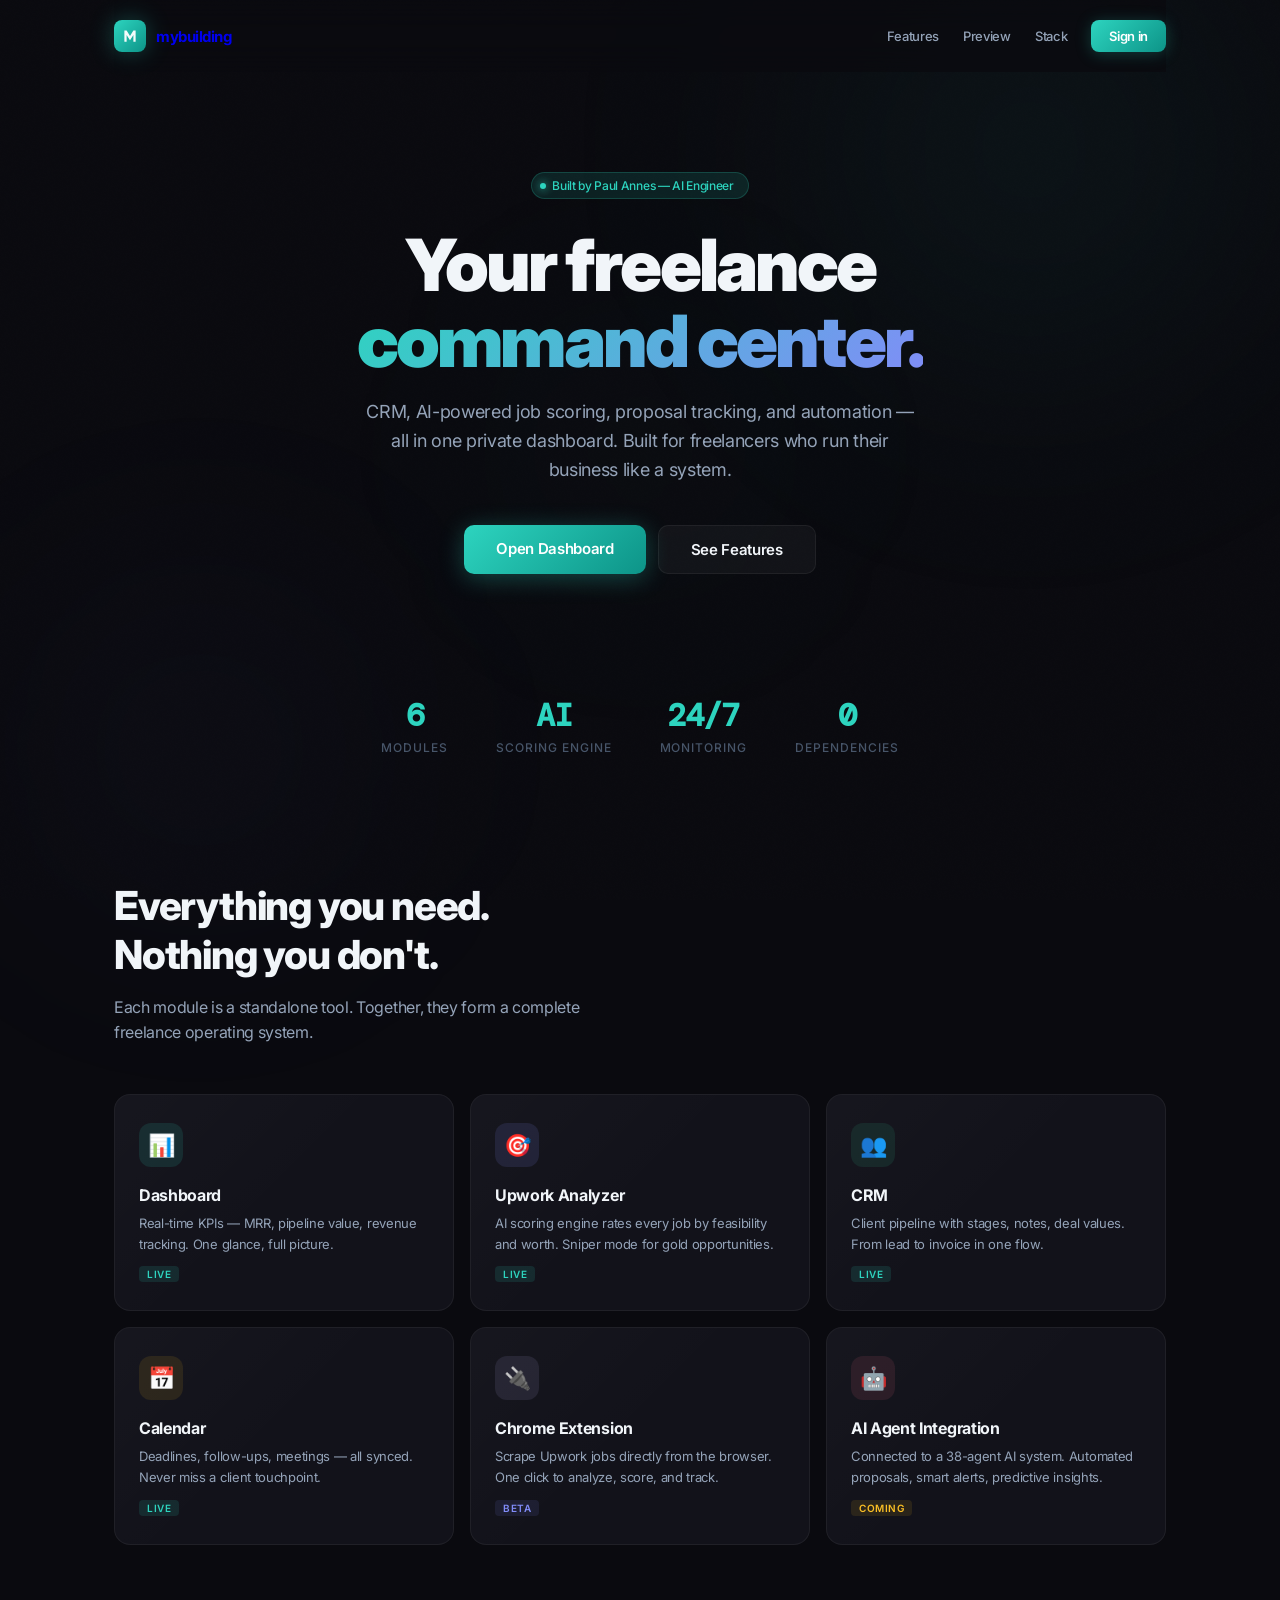
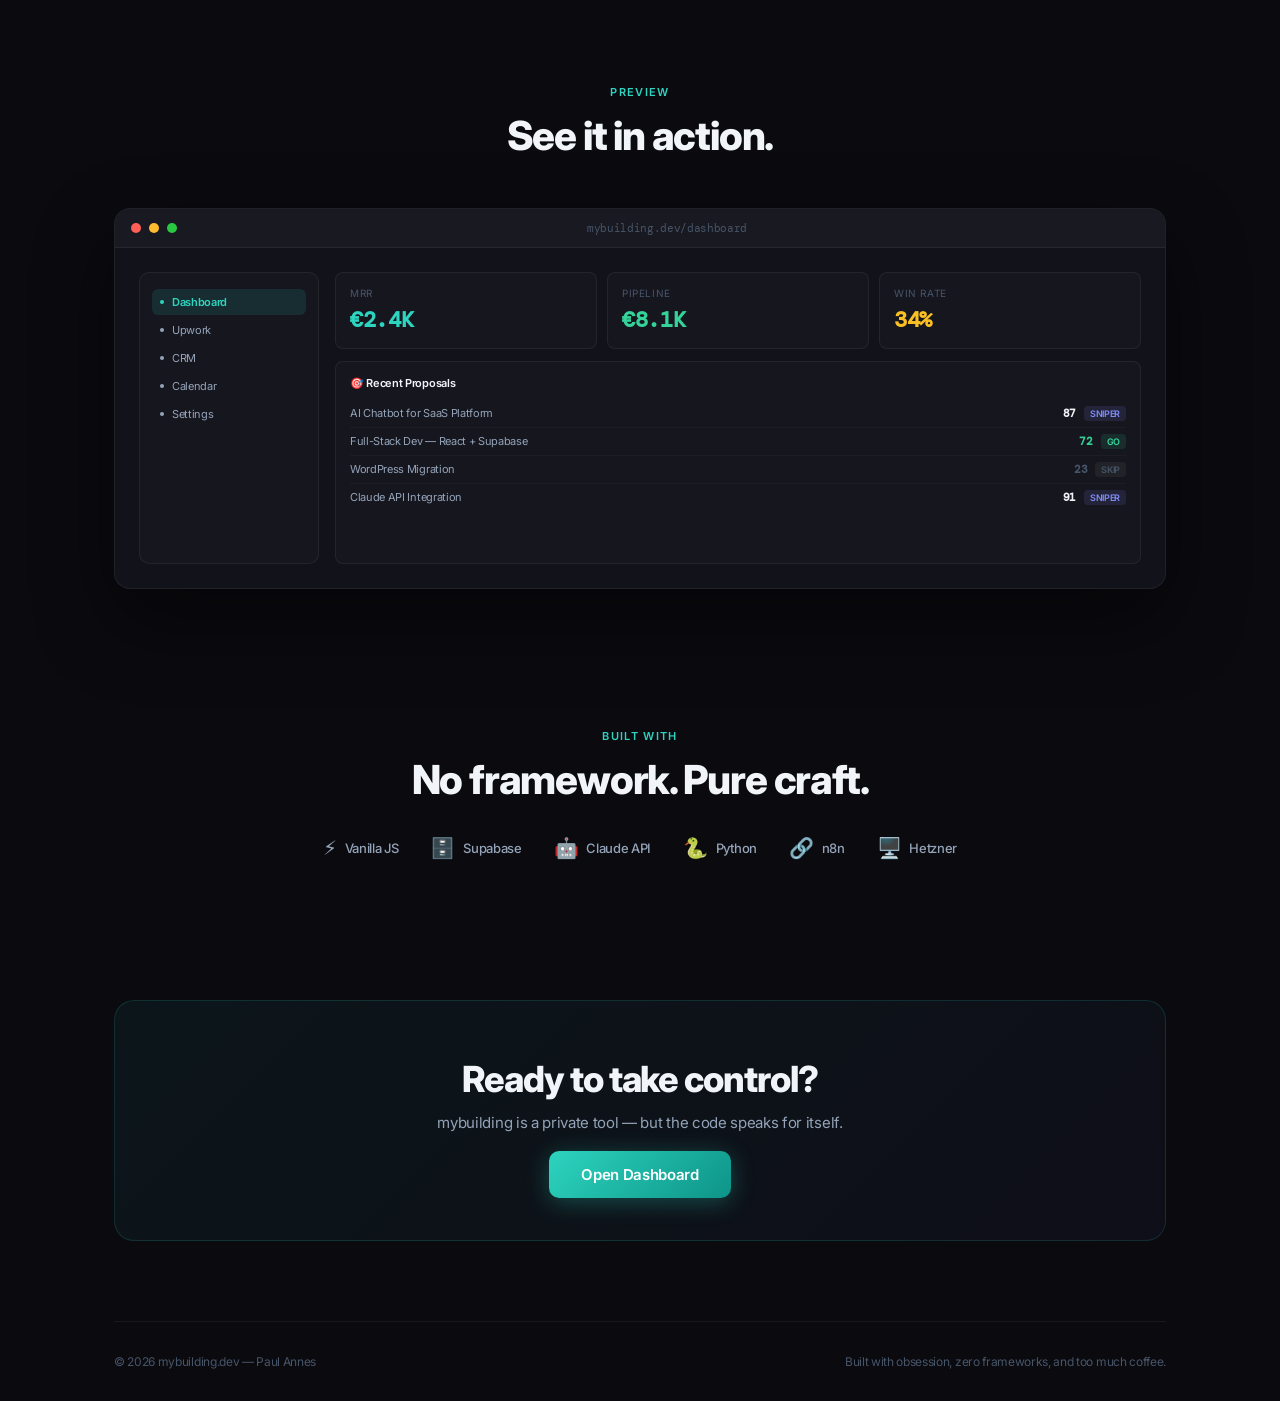
<file: index.html>
<!DOCTYPE html>
<html lang="en">
<head>
<meta charset="UTF-8">
<meta name="viewport" content="width=device-width, initial-scale=1.0">
<title>mybuilding — AI-Powered Freelance Suite</title>
</head>
<body>
<script>
// If authenticated → dashboard. Otherwise → landing page.
var HASH = 'ffb56b8d39faa60b53c15957c255c08e977b6fbe96c4ce9dcf1214bf48b91bc2';
if (sessionStorage.getItem('mb_auth') === HASH) {
  window.location.href = '/dashboard.html';
} else {
  window.location.href = '/landing.html';
}
</script>
</body>
</html>
</file>
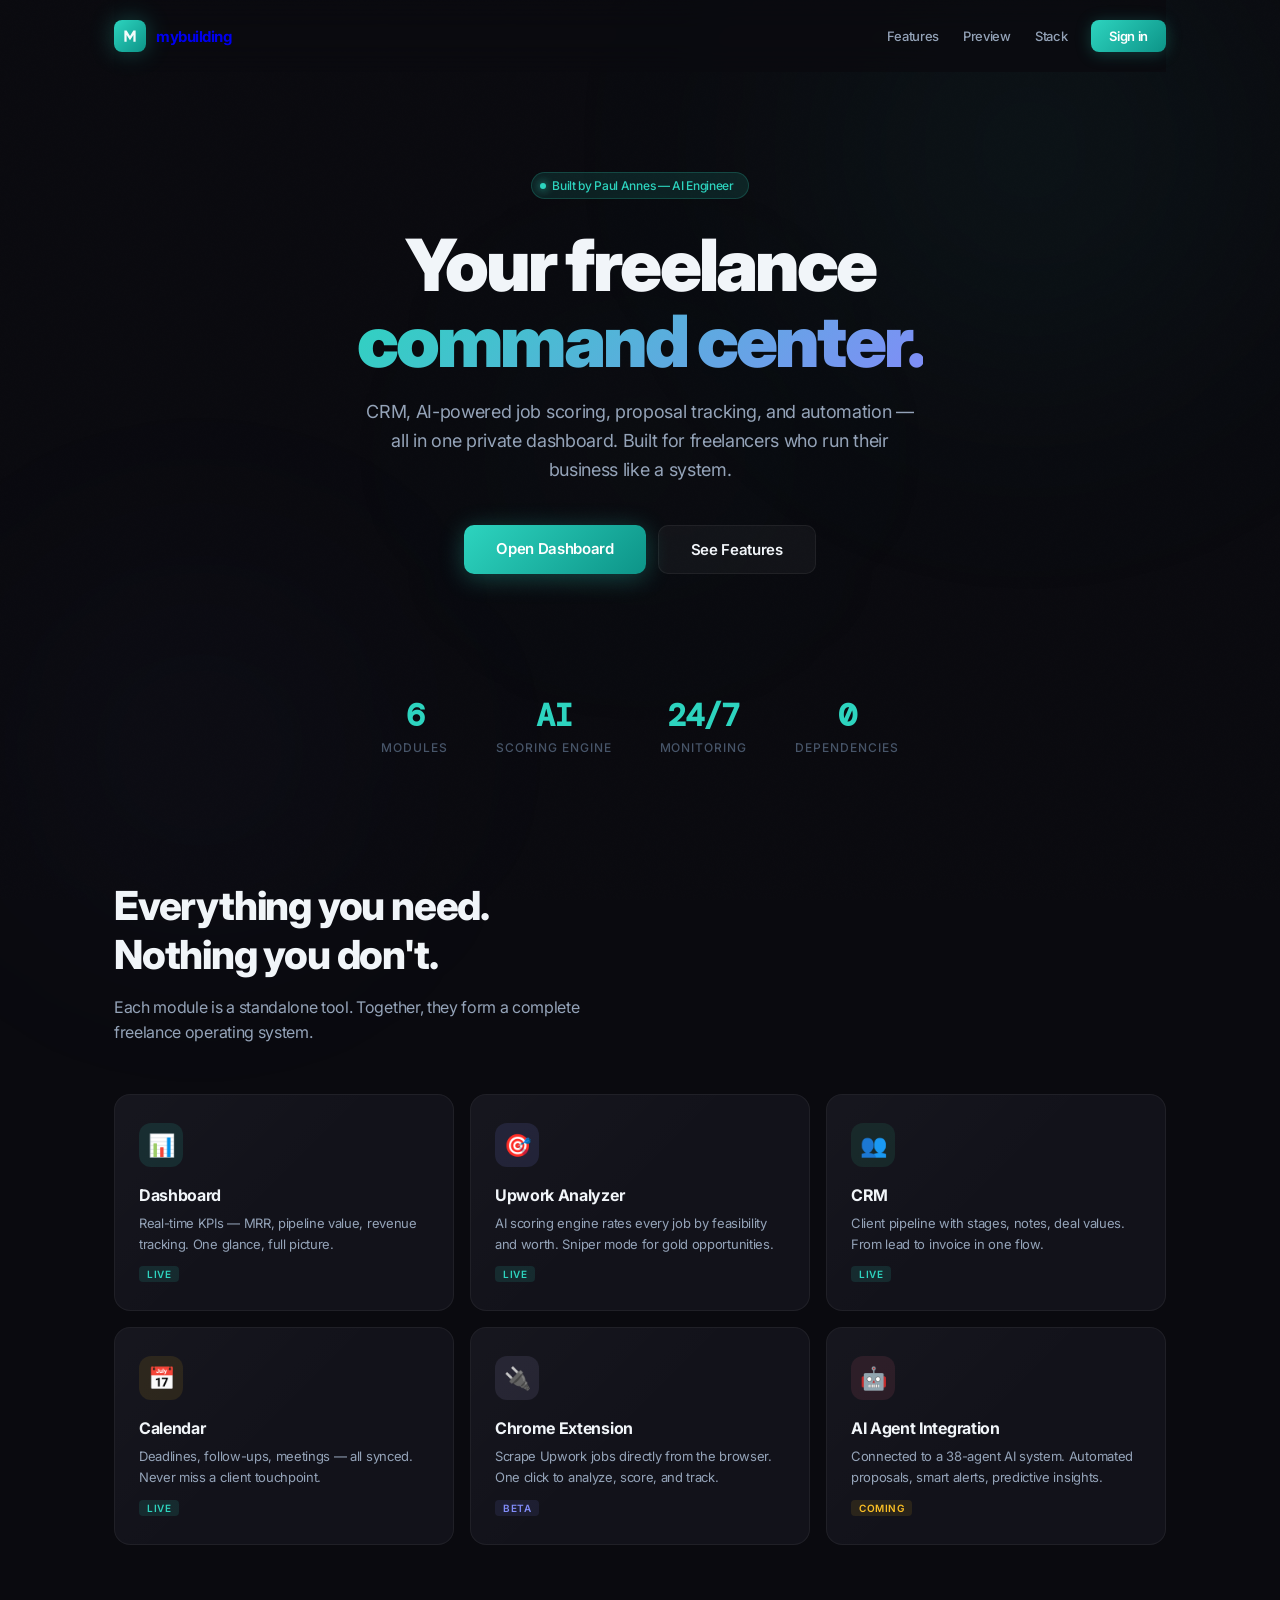
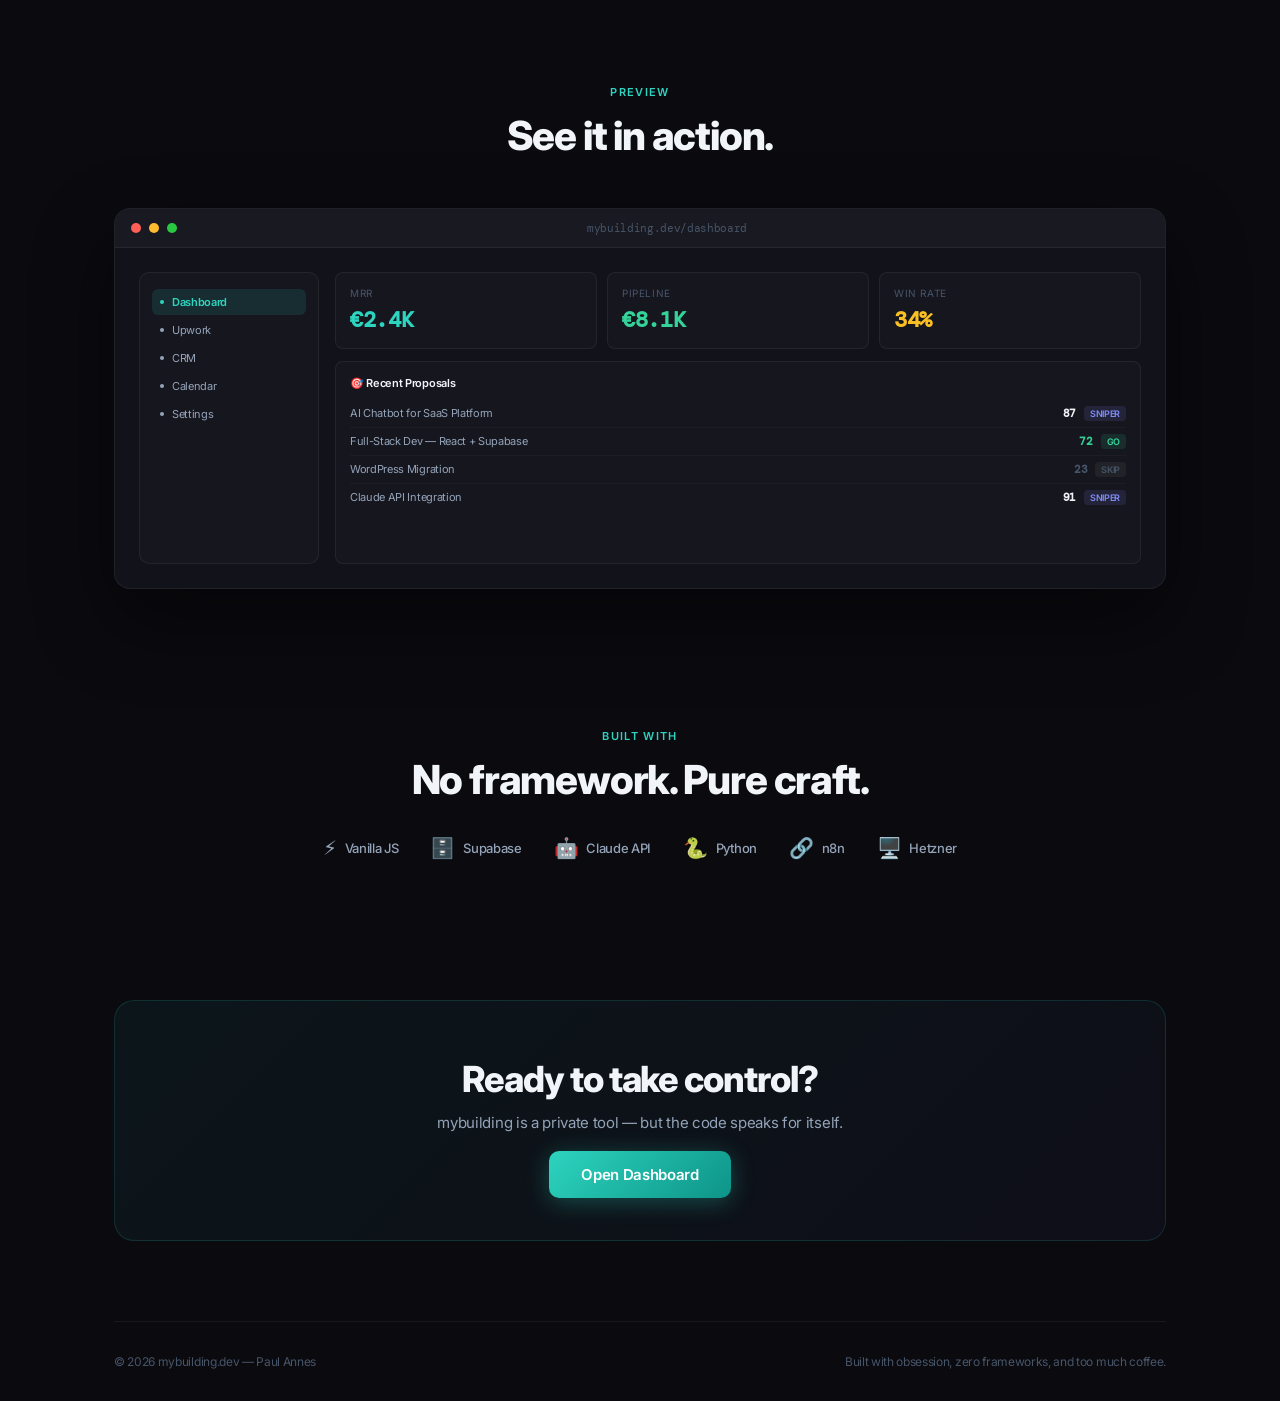
<file: landing.html>
<!DOCTYPE html>
<html lang="en">
<head>
<meta charset="UTF-8">
<meta name="viewport" content="width=device-width, initial-scale=1.0">
<title>mybuilding — AI-Powered Freelance Suite</title>
<meta name="description" content="mybuilding.dev — The freelance operating system built by Paul Annes. CRM, AI scoring, automation, all in one place.">
<link href="https://fonts.googleapis.com/css2?family=Inter:wght@300;400;500;600;700;800;900&family=DM+Mono:wght@400;500&display=swap" rel="stylesheet">
<style>
*, *::before, *::after { margin: 0; padding: 0; box-sizing: border-box; }

:root {
  --bg: #0a0a0f;
  --bg-raised: #12121a;
  --teal: #2dd4bf;
  --teal-dark: #0d9488;
  --teal-glow: rgba(45,212,191,0.08);
  --teal-dim: rgba(45,212,191,0.12);
  --indigo: #818cf8;
  --indigo-glow: rgba(129,140,248,0.06);
  --glass: rgba(255,255,255,0.04);
  --glass-h: rgba(255,255,255,0.07);
  --border: rgba(255,255,255,0.06);
  --border-h: rgba(45,212,191,0.3);
  --t1: #f1f5f9;
  --t2: #94a3b8;
  --t3: #475569;
  --green: #34d399;
  --amber: #fbbf24;
  --red: #fb7185;
  --ease: cubic-bezier(0.16, 1, 0.3, 1);
}

html { scroll-behavior: smooth; }
body {
  background: var(--bg);
  color: var(--t1);
  font-family: 'Inter', system-ui, -apple-system, sans-serif;
  letter-spacing: -0.02em;
  overflow-x: hidden;
  -webkit-font-smoothing: antialiased;
}

/* ── Blobs ── */
.blob { position: fixed; border-radius: 50%; filter: blur(120px); pointer-events: none; z-index: 0; }
.blob-1 { width: 700px; height: 700px; background: radial-gradient(circle, rgba(45,212,191,0.07) 0%, transparent 70%); top: -200px; right: -100px; animation: bf1 25s ease-in-out infinite; }
.blob-2 { width: 500px; height: 500px; background: radial-gradient(circle, rgba(129,140,248,0.05) 0%, transparent 70%); bottom: -100px; left: -50px; animation: bf2 30s ease-in-out infinite; }
.blob-3 { width: 400px; height: 400px; background: radial-gradient(circle, rgba(45,212,191,0.04) 0%, transparent 70%); top: 50%; left: 50%; transform: translate(-50%, -50%); animation: bf3 20s ease-in-out infinite; }
@keyframes bf1 { 0%,100%{transform:translate(0,0)} 50%{transform:translate(-40px,30px)} }
@keyframes bf2 { 0%,100%{transform:translate(0,0)} 50%{transform:translate(30px,-40px)} }
@keyframes bf3 { 0%,100%{transform:translate(-50%,-50%) scale(1)} 50%{transform:translate(-50%,-50%) scale(1.15)} }

/* ── Grid noise overlay ── */
.noise {
  position: fixed; inset: 0; z-index: 0; pointer-events: none; opacity: 0.015;
  background-image: url("data:image/svg+xml,%3Csvg viewBox='0 0 256 256' xmlns='http://www.w3.org/2000/svg'%3E%3Cfilter id='n'%3E%3CfeTurbulence type='fractalNoise' baseFrequency='0.9' numOctaves='4' stitchTiles='stitch'/%3E%3C/filter%3E%3Crect width='100%25' height='100%25' filter='url(%23n)'/%3E%3C/svg%3E");
  background-size: 128px 128px;
}

/* ── Layout ── */
.container { max-width: 1100px; margin: 0 auto; padding: 0 24px; position: relative; z-index: 1; }

/* ── Nav ── */
.nav {
  display: flex; align-items: center; justify-content: space-between;
  padding: 20px 0;
  position: sticky; top: 0; z-index: 50;
  background: rgba(10,10,15,0.8); backdrop-filter: blur(16px);
}
.nav-brand { display: flex; align-items: center; gap: 10px; text-decoration: none; }
.nav-logo {
  width: 32px; height: 32px;
  background: linear-gradient(135deg, var(--teal), var(--teal-dark));
  border-radius: 8px;
  display: flex; align-items: center; justify-content: center;
  box-shadow: 0 0 24px rgba(45,212,191,0.3);
}
.nav-logo svg { width: 18px; height: 18px; }
.nav-name { font-size: 15px; font-weight: 700; letter-spacing: -0.03em; }
.nav-links { display: flex; align-items: center; gap: 24px; }
.nav-link { color: var(--t2); font-size: 13px; font-weight: 500; text-decoration: none; transition: color 0.15s; }
.nav-link:hover { color: var(--t1); }
.nav-cta {
  padding: 8px 18px; border-radius: 8px; font-size: 13px; font-weight: 600;
  background: linear-gradient(135deg, var(--teal), var(--teal-dark));
  color: white; text-decoration: none;
  box-shadow: 0 2px 16px rgba(45,212,191,0.25);
  transition: all 0.2s;
}
.nav-cta:hover { box-shadow: 0 4px 24px rgba(45,212,191,0.4); transform: translateY(-1px); }

/* ── Hero ── */
.hero {
  padding: 100px 0 80px;
  text-align: center;
}
.hero-badge {
  display: inline-flex; align-items: center; gap: 6px;
  background: var(--teal-dim); border: 1px solid rgba(45,212,191,0.2);
  border-radius: 20px; padding: 5px 14px 5px 8px;
  font-size: 12px; font-weight: 500; color: var(--teal);
  margin-bottom: 28px;
  animation: fadeUp 0.6s var(--ease) both;
}
.hero-badge-dot { width: 6px; height: 6px; border-radius: 50%; background: var(--teal); box-shadow: 0 0 8px var(--teal); animation: pulse 2s ease-in-out infinite; }
@keyframes pulse { 0%,100%{opacity:1} 50%{opacity:0.4} }

.hero h1 {
  font-size: clamp(40px, 6vw, 72px);
  font-weight: 900;
  letter-spacing: -0.04em;
  line-height: 1.05;
  margin-bottom: 20px;
  animation: fadeUp 0.6s var(--ease) 0.1s both;
}
.hero h1 .gradient {
  background: linear-gradient(135deg, var(--teal), var(--indigo));
  -webkit-background-clip: text;
  -webkit-text-fill-color: transparent;
  background-clip: text;
}
.hero-sub {
  font-size: 18px; color: var(--t2); max-width: 560px; margin: 0 auto 40px;
  line-height: 1.6; font-weight: 400;
  animation: fadeUp 0.6s var(--ease) 0.2s both;
}
.hero-actions {
  display: flex; gap: 12px; justify-content: center; flex-wrap: wrap;
  animation: fadeUp 0.6s var(--ease) 0.3s both;
}
.btn-primary {
  padding: 14px 32px; border-radius: 10px; font-size: 15px; font-weight: 600;
  background: linear-gradient(135deg, var(--teal), var(--teal-dark));
  color: white; border: none; cursor: pointer; font-family: inherit;
  box-shadow: 0 4px 24px rgba(45,212,191,0.3);
  transition: all 0.2s; text-decoration: none;
}
.btn-primary:hover { box-shadow: 0 8px 32px rgba(45,212,191,0.45); transform: translateY(-2px); }
.btn-secondary {
  padding: 14px 32px; border-radius: 10px; font-size: 15px; font-weight: 600;
  background: var(--glass); color: var(--t1); border: 1px solid var(--border);
  cursor: pointer; font-family: inherit; transition: all 0.2s; text-decoration: none;
}
.btn-secondary:hover { border-color: var(--border-h); background: var(--glass-h); }

/* ── Stats bar ── */
.stats-bar {
  display: flex; justify-content: center; gap: 48px;
  padding: 40px 0;
  animation: fadeUp 0.6s var(--ease) 0.4s both;
}
.stat { text-align: center; }
.stat-val { font-size: 32px; font-weight: 800; letter-spacing: -0.03em; font-family: 'DM Mono', monospace; }
.stat-val .teal { color: var(--teal); }
.stat-label { font-size: 12px; color: var(--t3); margin-top: 4px; text-transform: uppercase; letter-spacing: 0.08em; font-weight: 500; }

/* ── Section ── */
.section { padding: 60px 0; }
.section-label {
  font-size: 11px; font-weight: 600; color: var(--teal);
  text-transform: uppercase; letter-spacing: 0.12em;
  margin-bottom: 12px;
}
.section-title {
  font-size: clamp(28px, 4vw, 40px); font-weight: 800;
  letter-spacing: -0.03em; margin-bottom: 16px;
}
.section-sub { font-size: 16px; color: var(--t2); max-width: 500px; line-height: 1.6; }

/* ── Feature cards ── */
.features-grid {
  display: grid;
  grid-template-columns: repeat(3, 1fr);
  gap: 16px;
  margin-top: 48px;
}
.feature-card {
  background: var(--bg-raised);
  border: 1px solid var(--border);
  border-radius: 16px;
  padding: 28px 24px;
  transition: all 0.25s var(--ease);
  position: relative;
  overflow: hidden;
}
.feature-card::before {
  content: ''; position: absolute; inset: 0;
  background: linear-gradient(135deg, rgba(255,255,255,0.02) 0%, transparent 50%);
  pointer-events: none;
}
.feature-card:hover {
  border-color: rgba(45,212,191,0.2);
  transform: translateY(-4px);
  box-shadow: 0 16px 48px rgba(0,0,0,0.3), 0 0 0 1px rgba(45,212,191,0.1);
}
.feature-icon {
  width: 44px; height: 44px;
  border-radius: 12px;
  display: flex; align-items: center; justify-content: center;
  font-size: 22px;
  margin-bottom: 18px;
}
.fi-teal { background: var(--teal-dim); }
.fi-indigo { background: rgba(129,140,248,0.12); }
.fi-amber { background: rgba(251,191,36,0.10); }
.fi-green { background: rgba(52,211,153,0.10); }
.fi-red { background: rgba(251,113,133,0.10); }
.fi-purple { background: rgba(196,181,253,0.10); }
.feature-card h3 {
  font-size: 16px; font-weight: 700; letter-spacing: -0.02em;
  margin-bottom: 8px;
}
.feature-card p { font-size: 13px; color: var(--t2); line-height: 1.6; }
.feature-tag {
  display: inline-block; font-size: 10px; font-weight: 600;
  padding: 2px 8px; border-radius: 4px; margin-top: 12px;
  text-transform: uppercase; letter-spacing: 0.05em;
}
.ft-live { background: var(--teal-dim); color: var(--teal); }
.ft-soon { background: rgba(251,191,36,0.10); color: var(--amber); }
.ft-beta { background: rgba(129,140,248,0.10); color: var(--indigo); }

/* ── Dashboard preview ── */
.preview-section { padding: 80px 0; text-align: center; }
.preview-frame {
  margin-top: 48px;
  background: var(--bg-raised);
  border: 1px solid var(--border);
  border-radius: 16px;
  overflow: hidden;
  box-shadow: 0 32px 80px rgba(0,0,0,0.4);
  position: relative;
}
.preview-bar {
  display: flex; align-items: center; gap: 8px;
  padding: 12px 16px;
  background: rgba(255,255,255,0.03);
  border-bottom: 1px solid var(--border);
}
.preview-dot { width: 10px; height: 10px; border-radius: 50%; }
.pd-red { background: #ff5f57; }
.pd-yellow { background: #febc2e; }
.pd-green { background: #28c840; }
.preview-url {
  flex: 1; text-align: center; font-size: 11px; color: var(--t3);
  font-family: 'DM Mono', monospace;
}
.preview-body {
  padding: 24px;
  display: grid; grid-template-columns: 180px 1fr; gap: 16px;
  min-height: 340px; text-align: left;
}
.preview-sidebar {
  background: rgba(255,255,255,0.02);
  border: 1px solid var(--border);
  border-radius: 10px;
  padding: 16px 12px;
}
.ps-item {
  display: flex; align-items: center; gap: 8px;
  padding: 6px 8px; border-radius: 6px;
  font-size: 11px; color: var(--t2);
  margin-bottom: 2px;
}
.ps-item.active { background: var(--teal-dim); color: var(--teal); font-weight: 600; }
.ps-dot { width: 4px; height: 4px; border-radius: 50%; background: currentColor; }
.preview-main { display: flex; flex-direction: column; gap: 12px; }
.pm-metrics { display: grid; grid-template-columns: repeat(3, 1fr); gap: 10px; }
.pm-metric {
  background: rgba(255,255,255,0.02); border: 1px solid var(--border);
  border-radius: 8px; padding: 14px;
}
.pm-metric-label { font-size: 10px; color: var(--t3); text-transform: uppercase; letter-spacing: 0.06em; margin-bottom: 6px; }
.pm-metric-val { font-size: 22px; font-weight: 700; font-family: 'DM Mono', monospace; }
.pm-metric-val .teal { color: var(--teal); }
.pm-metric-val .green { color: var(--green); }
.pm-metric-val .amber { color: var(--amber); }
.pm-table {
  background: rgba(255,255,255,0.02); border: 1px solid var(--border);
  border-radius: 8px; padding: 14px; flex: 1;
}
.pm-table-title { font-size: 11px; font-weight: 600; margin-bottom: 10px; display: flex; align-items: center; gap: 6px; }
.pm-row {
  display: flex; align-items: center; gap: 8px;
  padding: 6px 0; border-bottom: 1px solid rgba(255,255,255,0.03);
  font-size: 11px;
}
.pm-row:last-child { border-bottom: none; }
.pm-row-title { flex: 1; color: var(--t2); overflow: hidden; text-overflow: ellipsis; white-space: nowrap; }
.pm-row-score { font-family: 'DM Mono', monospace; font-weight: 700; font-size: 11px; }
.pm-row-chip {
  font-size: 9px; font-weight: 600; padding: 2px 6px; border-radius: 4px;
}
.chip-go { background: rgba(52,211,153,0.12); color: var(--green); }
.chip-sniper { background: rgba(129,140,248,0.12); color: var(--indigo); }
.chip-skip { background: rgba(255,255,255,0.05); color: var(--t3); }

/* ── Built with ── */
.built-section { padding: 60px 0; text-align: center; }
.tech-row {
  display: flex; justify-content: center; gap: 32px; flex-wrap: wrap;
  margin-top: 32px;
}
.tech-item {
  display: flex; align-items: center; gap: 8px;
  font-size: 13px; color: var(--t2); font-weight: 500;
}
.tech-icon { font-size: 20px; }

/* ── CTA ── */
.cta-section {
  padding: 80px 0; text-align: center;
}
.cta-box {
  background: linear-gradient(135deg, rgba(45,212,191,0.06), rgba(129,140,248,0.04));
  border: 1px solid rgba(45,212,191,0.15);
  border-radius: 20px;
  padding: 56px 40px;
}
.cta-box h2 {
  font-size: clamp(24px, 3vw, 36px); font-weight: 800;
  letter-spacing: -0.03em; margin-bottom: 12px;
}
.cta-box p { font-size: 15px; color: var(--t2); margin-bottom: 32px; }

/* ── Footer ── */
.footer {
  padding: 32px 0;
  border-top: 1px solid var(--border);
  display: flex; align-items: center; justify-content: space-between;
  font-size: 12px; color: var(--t3);
}
.footer a { color: var(--t2); text-decoration: none; }
.footer a:hover { color: var(--teal); }

/* ── Animations ── */
@keyframes fadeUp {
  from { opacity: 0; transform: translateY(20px); }
  to { opacity: 1; transform: translateY(0); }
}
.reveal {
  opacity: 0; transform: translateY(24px);
  transition: all 0.7s var(--ease);
}
.reveal.visible {
  opacity: 1; transform: translateY(0);
}

/* ── Responsive ── */
@media (max-width: 768px) {
  .features-grid { grid-template-columns: 1fr; }
  .stats-bar { gap: 24px; flex-wrap: wrap; }
  .preview-body { grid-template-columns: 1fr; }
  .preview-sidebar { display: none; }
  .pm-metrics { grid-template-columns: 1fr; }
  .nav-links { display: none; }
  .hero { padding: 60px 0 40px; }
  .hero h1 { font-size: 36px; }
  .footer { flex-direction: column; gap: 8px; text-align: center; }
}
</style>
</head>
<body>

<div class="blob blob-1"></div>
<div class="blob blob-2"></div>
<div class="blob blob-3"></div>
<div class="noise"></div>

<!-- NAV -->
<div class="container">
  <nav class="nav">
    <a href="/" class="nav-brand">
      <div class="nav-logo">
        <svg width="18" height="18" viewBox="0 0 32 32" fill="none">
          <path d="M6 6h4l6 10L22 6h4v20h-4V14l-6 9.5L10 14v12H6V6z" fill="white" opacity="0.95"/>
        </svg>
      </div>
      <span class="nav-name">mybuilding</span>
    </a>
    <div class="nav-links">
      <a href="#features" class="nav-link">Features</a>
      <a href="#preview" class="nav-link">Preview</a>
      <a href="#stack" class="nav-link">Stack</a>
      <a href="/login.html" class="nav-cta">Sign in</a>
    </div>
  </nav>
</div>

<!-- HERO -->
<div class="container">
  <section class="hero">
    <div class="hero-badge">
      <span class="hero-badge-dot"></span>
      Built by Paul Annes — AI Engineer
    </div>
    <h1>Your freelance<br><span class="gradient">command center.</span></h1>
    <p class="hero-sub">
      CRM, AI-powered job scoring, proposal tracking, and automation —
      all in one private dashboard. Built for freelancers who run their business like a system.
    </p>
    <div class="hero-actions">
      <a href="/login.html" class="btn-primary">Open Dashboard</a>
      <a href="#features" class="btn-secondary">See Features</a>
    </div>
  </section>
</div>

<!-- STATS -->
<div class="container">
  <div class="stats-bar">
    <div class="stat">
      <div class="stat-val"><span class="teal">6</span></div>
      <div class="stat-label">Modules</div>
    </div>
    <div class="stat">
      <div class="stat-val"><span class="teal">AI</span></div>
      <div class="stat-label">Scoring Engine</div>
    </div>
    <div class="stat">
      <div class="stat-val"><span class="teal">24/7</span></div>
      <div class="stat-label">Monitoring</div>
    </div>
    <div class="stat">
      <div class="stat-val"><span class="teal">0</span></div>
      <div class="stat-label">Dependencies</div>
    </div>
  </div>
</div>

<!-- FEATURES -->
<div class="container">
  <section class="section" id="features">
    <div class="section-label reveal">Modules</div>
    <h2 class="section-title reveal">Everything you need.<br>Nothing you don't.</h2>
    <p class="section-sub reveal">Each module is a standalone tool. Together, they form a complete freelance operating system.</p>

    <div class="features-grid">
      <div class="feature-card reveal">
        <div class="feature-icon fi-teal">📊</div>
        <h3>Dashboard</h3>
        <p>Real-time KPIs — MRR, pipeline value, revenue tracking. One glance, full picture.</p>
        <span class="feature-tag ft-live">Live</span>
      </div>
      <div class="feature-card reveal">
        <div class="feature-icon fi-indigo">🎯</div>
        <h3>Upwork Analyzer</h3>
        <p>AI scoring engine rates every job by feasibility and worth. Sniper mode for gold opportunities.</p>
        <span class="feature-tag ft-live">Live</span>
      </div>
      <div class="feature-card reveal">
        <div class="feature-icon fi-green">👥</div>
        <h3>CRM</h3>
        <p>Client pipeline with stages, notes, deal values. From lead to invoice in one flow.</p>
        <span class="feature-tag ft-live">Live</span>
      </div>
      <div class="feature-card reveal">
        <div class="feature-icon fi-amber">📅</div>
        <h3>Calendar</h3>
        <p>Deadlines, follow-ups, meetings — all synced. Never miss a client touchpoint.</p>
        <span class="feature-tag ft-live">Live</span>
      </div>
      <div class="feature-card reveal">
        <div class="feature-icon fi-purple">🔌</div>
        <h3>Chrome Extension</h3>
        <p>Scrape Upwork jobs directly from the browser. One click to analyze, score, and track.</p>
        <span class="feature-tag ft-beta">Beta</span>
      </div>
      <div class="feature-card reveal">
        <div class="feature-icon fi-red">🤖</div>
        <h3>AI Agent Integration</h3>
        <p>Connected to a 38-agent AI system. Automated proposals, smart alerts, predictive insights.</p>
        <span class="feature-tag ft-soon">Coming</span>
      </div>
    </div>
  </section>
</div>

<!-- PREVIEW -->
<div class="container">
  <section class="preview-section" id="preview">
    <div class="section-label reveal">Preview</div>
    <h2 class="section-title reveal" style="text-align:center">See it in action.</h2>

    <div class="preview-frame reveal">
      <div class="preview-bar">
        <span class="preview-dot pd-red"></span>
        <span class="preview-dot pd-yellow"></span>
        <span class="preview-dot pd-green"></span>
        <span class="preview-url">mybuilding.dev/dashboard</span>
      </div>
      <div class="preview-body">
        <div class="preview-sidebar">
          <div class="ps-item active"><span class="ps-dot"></span> Dashboard</div>
          <div class="ps-item"><span class="ps-dot"></span> Upwork</div>
          <div class="ps-item"><span class="ps-dot"></span> CRM</div>
          <div class="ps-item"><span class="ps-dot"></span> Calendar</div>
          <div class="ps-item"><span class="ps-dot"></span> Settings</div>
        </div>
        <div class="preview-main">
          <div class="pm-metrics">
            <div class="pm-metric">
              <div class="pm-metric-label">MRR</div>
              <div class="pm-metric-val"><span class="teal">€2.4K</span></div>
            </div>
            <div class="pm-metric">
              <div class="pm-metric-label">Pipeline</div>
              <div class="pm-metric-val"><span class="green">€8.1K</span></div>
            </div>
            <div class="pm-metric">
              <div class="pm-metric-label">Win Rate</div>
              <div class="pm-metric-val"><span class="amber">34%</span></div>
            </div>
          </div>
          <div class="pm-table">
            <div class="pm-table-title">🎯 Recent Proposals</div>
            <div class="pm-row">
              <span class="pm-row-title">AI Chatbot for SaaS Platform</span>
              <span class="pm-row-score teal">87</span>
              <span class="pm-row-chip chip-sniper">SNIPER</span>
            </div>
            <div class="pm-row">
              <span class="pm-row-title">Full-Stack Dev — React + Supabase</span>
              <span class="pm-row-score" style="color:var(--green)">72</span>
              <span class="pm-row-chip chip-go">GO</span>
            </div>
            <div class="pm-row">
              <span class="pm-row-title">WordPress Migration</span>
              <span class="pm-row-score" style="color:var(--t3)">23</span>
              <span class="pm-row-chip chip-skip">SKIP</span>
            </div>
            <div class="pm-row">
              <span class="pm-row-title">Claude API Integration</span>
              <span class="pm-row-score teal">91</span>
              <span class="pm-row-chip chip-sniper">SNIPER</span>
            </div>
          </div>
        </div>
      </div>
    </div>
  </section>
</div>

<!-- STACK -->
<div class="container">
  <section class="built-section" id="stack">
    <div class="section-label reveal">Built with</div>
    <h2 class="section-title reveal" style="text-align:center">No framework. Pure craft.</h2>
    <div class="tech-row reveal">
      <div class="tech-item"><span class="tech-icon">⚡</span> Vanilla JS</div>
      <div class="tech-item"><span class="tech-icon">🗄️</span> Supabase</div>
      <div class="tech-item"><span class="tech-icon">🤖</span> Claude API</div>
      <div class="tech-item"><span class="tech-icon">🐍</span> Python</div>
      <div class="tech-item"><span class="tech-icon">🔗</span> n8n</div>
      <div class="tech-item"><span class="tech-icon">🖥️</span> Hetzner</div>
    </div>
  </section>
</div>

<!-- CTA -->
<div class="container">
  <section class="cta-section">
    <div class="cta-box reveal">
      <h2>Ready to take control?</h2>
      <p>mybuilding is a private tool — but the code speaks for itself.</p>
      <a href="/login.html" class="btn-primary">Open Dashboard</a>
    </div>
  </section>
</div>

<!-- FOOTER -->
<div class="container">
  <footer class="footer">
    <span>© 2026 mybuilding.dev — Paul Annes</span>
    <span>Built with obsession, zero frameworks, and too much coffee.</span>
  </footer>
</div>

<!-- Scroll reveal + interactions -->
<script>
(function() {
  // Scroll reveal
  var els = document.querySelectorAll('.reveal');
  var observer = new IntersectionObserver(function(entries) {
    entries.forEach(function(entry) {
      if (entry.isIntersecting) {
        entry.target.classList.add('visible');
        observer.unobserve(entry.target);
      }
    });
  }, { threshold: 0.1, rootMargin: '0px 0px -40px 0px' });
  els.forEach(function(el, i) {
    el.style.transitionDelay = (i % 3) * 0.08 + 's';
    observer.observe(el);
  });

  // Cursor glow on feature cards
  document.querySelectorAll('.feature-card').forEach(function(card) {
    card.addEventListener('mousemove', function(e) {
      var rect = card.getBoundingClientRect();
      var x = e.clientX - rect.left;
      var y = e.clientY - rect.top;
      card.style.setProperty('--mx', x + 'px');
      card.style.setProperty('--my', y + 'px');
      card.style.background = 'radial-gradient(300px circle at var(--mx) var(--my), rgba(45,212,191,0.06), var(--bg-raised) 70%)';
    });
    card.addEventListener('mouseleave', function() {
      card.style.background = 'var(--bg-raised)';
    });
  });

  // Animated counter for stat numbers
  var statObserver = new IntersectionObserver(function(entries) {
    entries.forEach(function(entry) {
      if (!entry.isIntersecting) return;
      var el = entry.target;
      var span = el.querySelector('.teal');
      if (!span || span.dataset.animated) return;
      var text = span.textContent;
      var num = parseInt(text);
      if (isNaN(num) || text.includes('/')) return;
      span.dataset.animated = '1';
      var start = 0;
      var duration = 800;
      var startTime = null;
      function step(ts) {
        if (!startTime) startTime = ts;
        var progress = Math.min((ts - startTime) / duration, 1);
        var ease = 1 - Math.pow(1 - progress, 3);
        span.textContent = Math.round(start + (num - start) * ease);
        if (progress < 1) requestAnimationFrame(step);
      }
      requestAnimationFrame(step);
    });
  }, { threshold: 0.5 });
  document.querySelectorAll('.stat-val').forEach(function(el) { statObserver.observe(el); });

  // Preview frame tilt on hover
  var preview = document.querySelector('.preview-frame');
  if (preview) {
    preview.addEventListener('mousemove', function(e) {
      var rect = preview.getBoundingClientRect();
      var x = (e.clientX - rect.left) / rect.width - 0.5;
      var y = (e.clientY - rect.top) / rect.height - 0.5;
      preview.style.transform = 'perspective(800px) rotateY(' + (x * 3) + 'deg) rotateX(' + (-y * 3) + 'deg)';
    });
    preview.addEventListener('mouseleave', function() {
      preview.style.transform = 'perspective(800px) rotateY(0) rotateX(0)';
      preview.style.transition = 'transform 0.4s ease';
      setTimeout(function() { preview.style.transition = ''; }, 400);
    });
  }
})();
</script>

</body>
</html>
</file>
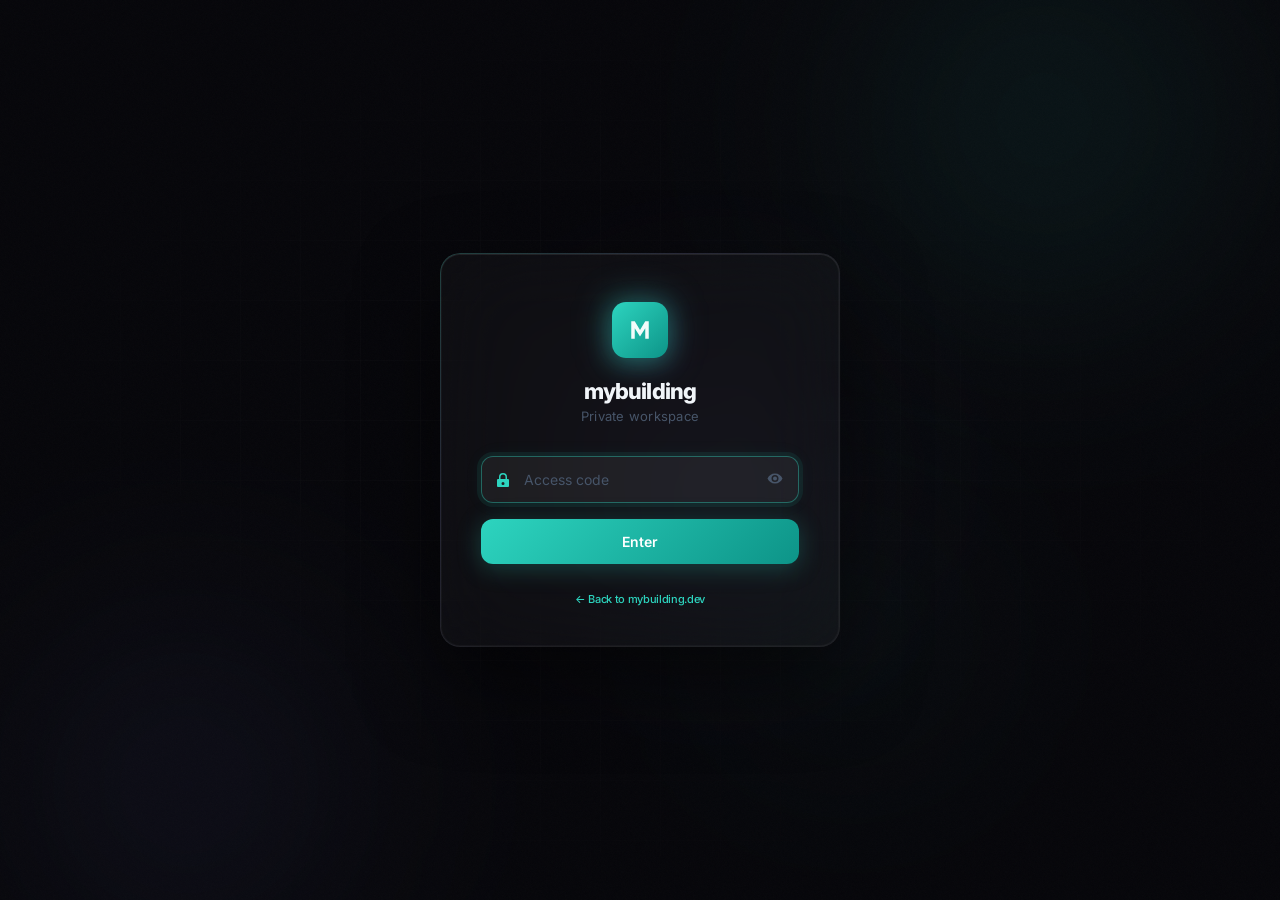
<file: login.html>
<!DOCTYPE html>
<html lang="fr">
<head>
<meta charset="UTF-8">
<meta name="viewport" content="width=device-width, initial-scale=1.0">
<title>mybuilding — Access</title>
<link href="https://fonts.googleapis.com/css2?family=Inter:wght@300;400;500;600;700;800;900&family=DM+Mono:wght@400;500&display=swap" rel="stylesheet">
<style>
*, *::before, *::after { margin: 0; padding: 0; box-sizing: border-box; }

:root {
  --bg: #06060a;
  --teal: #2dd4bf;
  --teal-dark: #0d9488;
  --indigo: #818cf8;
  --violet: #a78bfa;
  --t1: #f1f5f9;
  --t2: #94a3b8;
  --t3: #475569;
  --red: #fb7185;
  --ease: cubic-bezier(0.16, 1, 0.3, 1);
}

html, body { height: 100%; }
body {
  background: var(--bg);
  color: var(--t1);
  font-family: 'Inter', system-ui, sans-serif;
  display: flex;
  align-items: center;
  justify-content: center;
  overflow: hidden;
  letter-spacing: -0.02em;
  -webkit-font-smoothing: antialiased;
}

/* ── Aurora background ── */
.aurora {
  position: fixed; inset: 0; z-index: 0; pointer-events: none;
  overflow: hidden;
}
.aurora-layer {
  position: absolute;
  border-radius: 50%;
  filter: blur(80px);
  opacity: 0.6;
  mix-blend-mode: screen;
}
.al-1 {
  width: 600px; height: 600px;
  background: radial-gradient(circle, rgba(45,212,191,0.15) 0%, transparent 70%);
  top: -20%; right: -5%;
  animation: aurora1 12s ease-in-out infinite;
}
.al-2 {
  width: 500px; height: 500px;
  background: radial-gradient(circle, rgba(129,140,248,0.12) 0%, transparent 70%);
  bottom: -15%; left: -5%;
  animation: aurora2 15s ease-in-out infinite;
}
.al-3 {
  width: 400px; height: 400px;
  background: radial-gradient(circle, rgba(167,139,250,0.10) 0%, transparent 70%);
  top: 30%; left: 40%;
  animation: aurora3 18s ease-in-out infinite;
}
.al-4 {
  width: 350px; height: 350px;
  background: radial-gradient(circle, rgba(45,212,191,0.08) 0%, transparent 70%);
  bottom: 10%; right: 20%;
  animation: aurora4 20s ease-in-out infinite;
}
@keyframes aurora1 {
  0%,100% { transform: translate(0, 0) scale(1); }
  33% { transform: translate(-60px, 40px) scale(1.1); }
  66% { transform: translate(30px, -20px) scale(0.95); }
}
@keyframes aurora2 {
  0%,100% { transform: translate(0, 0) scale(1); }
  33% { transform: translate(50px, -30px) scale(1.08); }
  66% { transform: translate(-40px, 50px) scale(0.92); }
}
@keyframes aurora3 {
  0%,100% { transform: translate(0, 0) scale(1); }
  50% { transform: translate(-30px, -40px) scale(1.15); }
}
@keyframes aurora4 {
  0%,100% { transform: translate(0, 0) scale(1); opacity: 0.6; }
  50% { transform: translate(40px, 20px) scale(1.1); opacity: 0.8; }
}

/* ── Grid lines ── */
.grid-bg {
  position: fixed; inset: 0; z-index: 0; pointer-events: none;
  background-image:
    linear-gradient(rgba(255,255,255,0.015) 1px, transparent 1px),
    linear-gradient(90deg, rgba(255,255,255,0.015) 1px, transparent 1px);
  background-size: 60px 60px;
  mask-image: radial-gradient(ellipse at center, black 20%, transparent 70%);
  -webkit-mask-image: radial-gradient(ellipse at center, black 20%, transparent 70%);
}

/* ── Noise ── */
.noise {
  position: fixed; inset: 0; z-index: 0; pointer-events: none; opacity: 0.025;
  background-image: url("data:image/svg+xml,%3Csvg viewBox='0 0 256 256' xmlns='http://www.w3.org/2000/svg'%3E%3Cfilter id='n'%3E%3CfeTurbulence type='fractalNoise' baseFrequency='0.9' numOctaves='4' stitchTiles='stitch'/%3E%3C/filter%3E%3Crect width='100%25' height='100%25' filter='url(%23n)'/%3E%3C/svg%3E");
  background-size: 128px 128px;
}

/* ── Login card ── */
.login-card {
  position: relative;
  z-index: 1;
  background: rgba(255,255,255,0.03);
  backdrop-filter: blur(40px);
  -webkit-backdrop-filter: blur(40px);
  border: 1px solid rgba(255,255,255,0.06);
  border-radius: 20px;
  padding: 48px 40px 40px;
  width: 400px;
  text-align: center;
  box-shadow:
    0 32px 80px rgba(0,0,0,0.5),
    0 0 0 1px rgba(255,255,255,0.03) inset,
    0 1px 0 rgba(255,255,255,0.05) inset;
  animation: cardIn 0.8s var(--ease) both;
}
@keyframes cardIn {
  from { opacity: 0; transform: translateY(20px) scale(0.97); }
  to { opacity: 1; transform: translateY(0) scale(1); }
}

/* ── Glow ring behind card ── */
.login-card::before {
  content: '';
  position: absolute;
  inset: -1px;
  border-radius: 20px;
  padding: 1px;
  background: linear-gradient(135deg, rgba(45,212,191,0.2), rgba(129,140,248,0.1), transparent 60%);
  -webkit-mask: linear-gradient(#fff 0 0) content-box, linear-gradient(#fff 0 0);
  -webkit-mask-composite: xor;
  mask-composite: exclude;
  pointer-events: none;
}

/* ── Logo — MB monogram ── */
.login-logo {
  width: 56px; height: 56px;
  margin: 0 auto 20px;
  position: relative;
  animation: logoIn 0.8s var(--ease) 0.15s both;
}
@keyframes logoIn {
  from { opacity: 0; transform: scale(0.8); }
  to { opacity: 1; transform: scale(1); }
}
.logo-glow {
  position: absolute; inset: -8px;
  border-radius: 18px;
  background: linear-gradient(135deg, rgba(45,212,191,0.25), rgba(129,140,248,0.15));
  filter: blur(16px);
  animation: glowPulse 3s ease-in-out infinite;
}
@keyframes glowPulse {
  0%,100% { opacity: 0.5; transform: scale(1); }
  50% { opacity: 0.8; transform: scale(1.05); }
}
.logo-box {
  position: relative;
  width: 56px; height: 56px;
  background: linear-gradient(135deg, var(--teal), var(--teal-dark));
  border-radius: 14px;
  display: flex; align-items: center; justify-content: center;
  box-shadow: 0 4px 24px rgba(45,212,191,0.35);
}

.login-title {
  font-size: 22px; font-weight: 800; letter-spacing: -0.04em;
  margin-bottom: 4px;
  animation: textIn 0.6s var(--ease) 0.25s both;
}
@keyframes textIn {
  from { opacity: 0; transform: translateY(8px); }
  to { opacity: 1; transform: translateY(0); }
}
.login-sub {
  font-size: 13px; color: var(--t3); margin-bottom: 32px;
  font-weight: 400; letter-spacing: 0.02em;
  animation: textIn 0.6s var(--ease) 0.3s both;
}

/* ── Input ── */
.input-wrap {
  position: relative;
  margin-bottom: 16px;
  animation: textIn 0.6s var(--ease) 0.35s both;
}
.input-icon {
  position: absolute; left: 14px; top: 50%; transform: translateY(-50%);
  color: var(--t3); pointer-events: none;
  transition: color 0.2s;
}
.input-wrap:focus-within .input-icon { color: var(--teal); }
.login-input {
  width: 100%;
  padding: 14px 44px 14px 42px;
  background: rgba(255,255,255,0.04);
  border: 1px solid rgba(255,255,255,0.08);
  border-radius: 12px;
  color: var(--t1);
  font-family: inherit;
  font-size: 14px;
  outline: none;
  transition: all 0.25s;
}
.login-input:focus {
  border-color: rgba(45,212,191,0.4);
  box-shadow: 0 0 0 4px rgba(45,212,191,0.08), 0 0 20px rgba(45,212,191,0.06);
  background: rgba(255,255,255,0.06);
}
.login-input::placeholder { color: var(--t3); }
.toggle-pwd {
  position: absolute; right: 12px; top: 50%; transform: translateY(-50%);
  background: none; border: none; color: var(--t3); cursor: pointer;
  padding: 4px; border-radius: 4px; transition: color 0.15s;
}
.toggle-pwd:hover { color: var(--t1); }

/* ── Button ── */
.login-btn {
  width: 100%;
  padding: 14px;
  background: linear-gradient(135deg, var(--teal), var(--teal-dark));
  color: white;
  border: none;
  border-radius: 12px;
  font-family: inherit;
  font-size: 14px;
  font-weight: 600;
  cursor: pointer;
  transition: all 0.25s;
  box-shadow: 0 4px 24px rgba(45,212,191,0.25);
  position: relative;
  overflow: hidden;
  animation: textIn 0.6s var(--ease) 0.4s both;
  letter-spacing: -0.01em;
}
.login-btn:hover {
  box-shadow: 0 8px 32px rgba(45,212,191,0.4);
  transform: translateY(-1px);
}
.login-btn:active { transform: translateY(0); }
.login-btn::after {
  content: '';
  position: absolute; inset: 0;
  background: linear-gradient(135deg, transparent 40%, rgba(255,255,255,0.1) 50%, transparent 60%);
  transform: translateX(-100%);
  transition: transform 0.6s;
}
.login-btn:hover::after { transform: translateX(100%); }

/* ── Error ── */
.login-error {
  color: var(--red);
  font-size: 12px;
  margin-top: 14px;
  display: none;
  font-weight: 500;
}
.login-error.visible { display: block; animation: shake 0.4s var(--ease); }
@keyframes shake {
  0%,100% { transform: translateX(0); }
  20% { transform: translateX(-8px); }
  40% { transform: translateX(8px); }
  60% { transform: translateX(-4px); }
  80% { transform: translateX(4px); }
}

/* ── Footer ── */
.login-footer {
  margin-top: 28px;
  font-size: 11px;
  color: var(--t3);
  animation: textIn 0.6s var(--ease) 0.5s both;
}
.login-footer a {
  color: var(--teal);
  text-decoration: none;
  font-weight: 500;
}
.login-footer a:hover { text-decoration: underline; }

/* ── Responsive ── */
@media (max-width: 480px) {
  .login-card { width: calc(100vw - 32px); padding: 36px 28px 32px; }
}
</style>
</head>
<body>

<!-- Aurora background -->
<div class="aurora">
  <div class="aurora-layer al-1"></div>
  <div class="aurora-layer al-2"></div>
  <div class="aurora-layer al-3"></div>
  <div class="aurora-layer al-4"></div>
</div>
<div class="grid-bg"></div>
<div class="noise"></div>

<!-- Login card -->
<div class="login-card">
  <div class="login-logo">
    <div class="logo-glow"></div>
    <div class="logo-box">
      <svg width="28" height="28" viewBox="0 0 32 32" fill="none">
        <!-- MB monogram — geometric, negative space -->
        <path d="M6 6h4l6 10L22 6h4v20h-4V14l-6 9.5L10 14v12H6V6z" fill="white" opacity="0.95"/>
      </svg>
    </div>
  </div>

  <div class="login-title">mybuilding</div>
  <div class="login-sub">Private workspace</div>

  <form id="loginForm" onsubmit="return doLogin(event)">
    <div class="input-wrap">
      <svg class="input-icon" width="16" height="16" viewBox="0 0 16 16" fill="currentColor">
        <path d="M8 1a4 4 0 00-4 4v2H3a1 1 0 00-1 1v6a1 1 0 001 1h10a1 1 0 001-1V8a1 1 0 00-1-1h-1V5a4 4 0 00-4-4zm-2.5 4a2.5 2.5 0 015 0v2h-5V5zM8 10a1.5 1.5 0 110 3 1.5 1.5 0 010-3z"/>
      </svg>
      <input type="password" class="login-input" id="pwd" placeholder="Access code" autocomplete="current-password" autofocus>
      <button type="button" class="toggle-pwd" onclick="togglePwd()" tabindex="-1">
        <svg width="16" height="16" viewBox="0 0 16 16" fill="currentColor" id="eyeIcon">
          <path d="M8 3C4.5 3 1.7 5.1.5 8c1.2 2.9 4 5 7.5 5s6.3-2.1 7.5-5c-1.2-2.9-4-5-7.5-5zm0 8.5a3.5 3.5 0 110-7 3.5 3.5 0 010 7zM8 6a2 2 0 100 4 2 2 0 000-4z"/>
        </svg>
      </button>
    </div>
    <button type="submit" class="login-btn">Enter</button>
  </form>
  <div class="login-error" id="loginError">Wrong access code</div>

  <div class="login-footer">
    <a href="/landing.html">&larr; Back to mybuilding.dev</a>
  </div>
</div>

<script>
var HASH = 'b80e163f34e413e2e815a6ed82c8a6e311b853dcd9785f0bc50171b0db043e70';

async function sha256(str) {
  var buf = await crypto.subtle.digest('SHA-256', new TextEncoder().encode(str));
  return Array.from(new Uint8Array(buf)).map(function(b) { return b.toString(16).padStart(2, '0'); }).join('');
}

async function doLogin(e) {
  e.preventDefault();
  var pwd = document.getElementById('pwd').value;
  var hash = await sha256(pwd);
  if (hash === HASH) {
    sessionStorage.setItem('mb_auth', hash);
    var redirect = new URLSearchParams(window.location.search).get('r') || '/dashboard.html';
    window.location.href = redirect;
  } else {
    document.getElementById('loginError').classList.add('visible');
    document.getElementById('pwd').value = '';
    setTimeout(function() { document.getElementById('loginError').classList.remove('visible'); }, 2500);
  }
  return false;
}

function togglePwd() {
  var inp = document.getElementById('pwd');
  inp.type = inp.type === 'password' ? 'text' : 'password';
}

// Already logged in?
if (sessionStorage.getItem('mb_auth') === HASH) {
  var r = new URLSearchParams(window.location.search).get('r') || '/dashboard.html';
  window.location.href = r;
}
</script>
</body>
</html>
</file>
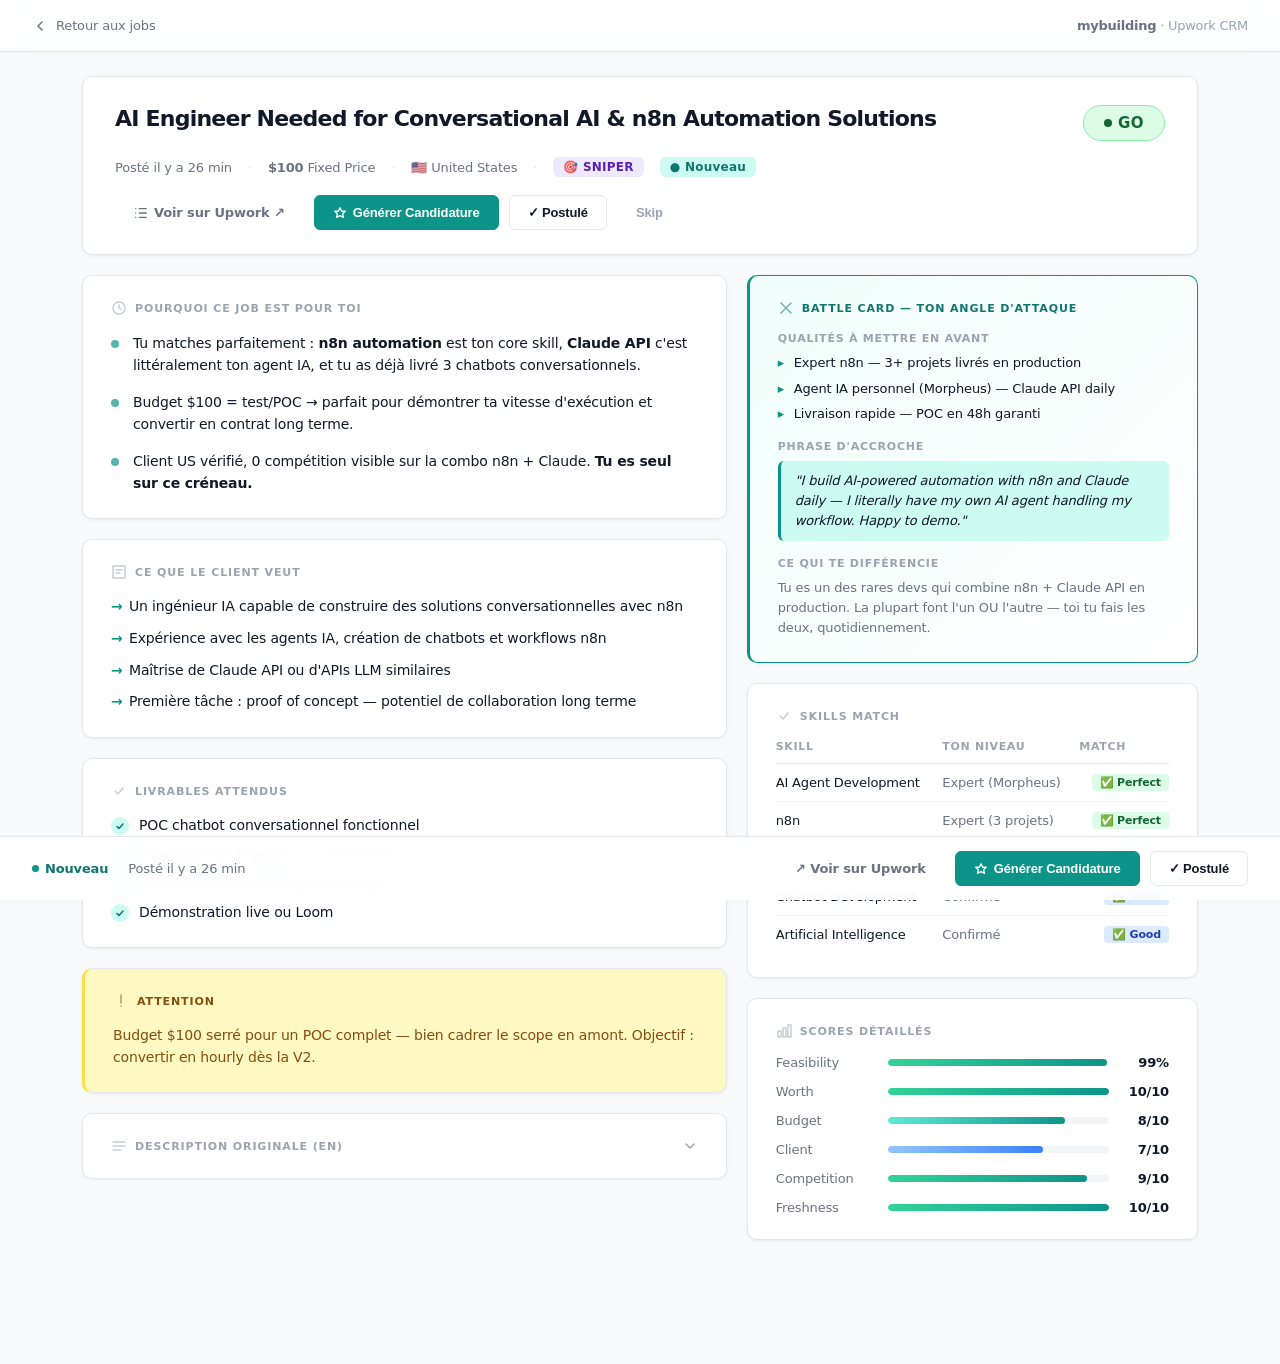
<file: demos/demo_A_linear.html>
<!DOCTYPE html>
<html lang="fr">
<head>
<meta charset="UTF-8">
<meta name="viewport" content="width=device-width, initial-scale=1.0">
<title>AI Engineer — Job Detail | mybuilding · Upwork CRM</title>
<style>
  *, *::before, *::after { box-sizing: border-box; margin: 0; padding: 0; }

  :root {
    --bg: #F8F9FB;
    --card: #FFFFFF;
    --shadow: 0 1px 3px rgba(0,0,0,0.06);
    --shadow-md: 0 4px 12px rgba(0,0,0,0.07);
    --primary: #0d9488;
    --primary-light: #ccfbf1;
    --primary-dark: #0f766e;
    --text: #111827;
    --text-secondary: #6b7280;
    --text-tertiary: #9ca3af;
    --border: #e5e7eb;
    --border-light: #f3f4f6;
    --radius: 10px;
    --radius-sm: 6px;
    --radius-xs: 4px;
    --go-bg: #dcfce7;
    --go-text: #166534;
    --go-border: #86efac;
    --warn-bg: #fef9c3;
    --warn-text: #854d0e;
    --warn-border: #fde047;
    --red-bg: #fef2f2;
    --red-text: #991b1b;
    --sniper-bg: #ede9fe;
    --sniper-text: #5b21b6;
    --transition: 0.15s ease;
  }

  html {
    font-family: system-ui, -apple-system, 'Inter', 'Segoe UI', sans-serif;
    font-size: 15px;
    letter-spacing: -0.01em;
    color: var(--text);
    background: var(--bg);
    -webkit-font-smoothing: antialiased;
    -moz-osx-font-smoothing: grayscale;
  }

  body {
    min-height: 100vh;
    padding-bottom: 80px;
  }

  /* ── TOP NAV ── */
  .topnav {
    position: sticky;
    top: 0;
    z-index: 100;
    background: rgba(255,255,255,0.85);
    backdrop-filter: blur(12px);
    -webkit-backdrop-filter: blur(12px);
    border-bottom: 1px solid var(--border);
    padding: 0 32px;
    height: 52px;
    display: flex;
    align-items: center;
    justify-content: space-between;
  }

  .topnav-left {
    display: flex;
    align-items: center;
    gap: 8px;
    font-size: 13px;
    color: var(--text-secondary);
    cursor: pointer;
    transition: color var(--transition);
  }
  .topnav-left:hover { color: var(--primary); }
  .topnav-left svg { width: 16px; height: 16px; }

  .topnav-brand {
    font-size: 13px;
    color: var(--text-tertiary);
    letter-spacing: -0.02em;
  }
  .topnav-brand strong {
    color: var(--text-secondary);
    font-weight: 600;
  }

  /* ── CONTAINER ── */
  .container {
    max-width: 1180px;
    margin: 0 auto;
    padding: 24px 32px;
  }

  /* ── HEADER ── */
  .header {
    background: var(--card);
    border: 1px solid var(--border);
    border-radius: var(--radius);
    box-shadow: var(--shadow);
    padding: 28px 32px 24px;
    margin-bottom: 20px;
  }

  .header-top {
    display: flex;
    align-items: flex-start;
    justify-content: space-between;
    gap: 24px;
    margin-bottom: 16px;
  }

  .header-title {
    font-size: 22px;
    font-weight: 700;
    letter-spacing: -0.035em;
    line-height: 1.25;
    color: var(--text);
    flex: 1;
  }

  .verdict-badge {
    flex-shrink: 0;
    display: inline-flex;
    align-items: center;
    gap: 6px;
    padding: 8px 20px;
    border-radius: 50px;
    font-weight: 700;
    font-size: 15px;
    letter-spacing: 0.03em;
    text-transform: uppercase;
    background: var(--go-bg);
    color: var(--go-text);
    border: 1.5px solid var(--go-border);
  }
  .verdict-badge .dot {
    width: 8px; height: 8px;
    border-radius: 50%;
    background: var(--go-text);
  }

  .header-meta {
    display: flex;
    align-items: center;
    flex-wrap: wrap;
    gap: 6px 16px;
    font-size: 13px;
    color: var(--text-secondary);
    margin-bottom: 18px;
  }

  .meta-sep {
    color: var(--border);
    user-select: none;
  }

  .pill {
    display: inline-flex;
    align-items: center;
    gap: 4px;
    padding: 3px 10px;
    border-radius: var(--radius-sm);
    font-size: 12px;
    font-weight: 600;
    letter-spacing: 0.02em;
  }
  .pill-sniper {
    background: var(--sniper-bg);
    color: var(--sniper-text);
  }
  .pill-new {
    background: var(--primary-light);
    color: var(--primary-dark);
  }

  .header-actions {
    display: flex;
    align-items: center;
    gap: 10px;
    flex-wrap: wrap;
  }

  .btn {
    display: inline-flex;
    align-items: center;
    gap: 6px;
    padding: 9px 18px;
    border-radius: var(--radius-sm);
    font-size: 13px;
    font-weight: 600;
    letter-spacing: -0.01em;
    border: 1px solid var(--border);
    background: var(--card);
    color: var(--text);
    cursor: pointer;
    transition: all var(--transition);
    text-decoration: none;
  }
  .btn:hover {
    border-color: #d1d5db;
    box-shadow: 0 1px 4px rgba(0,0,0,0.06);
  }
  .btn svg { width: 14px; height: 14px; }

  .btn-primary {
    background: var(--primary);
    color: #fff;
    border-color: var(--primary);
  }
  .btn-primary:hover {
    background: var(--primary-dark);
    border-color: var(--primary-dark);
    box-shadow: 0 2px 8px rgba(13,148,136,0.25);
  }

  .btn-ghost {
    background: transparent;
    border-color: transparent;
    color: var(--text-secondary);
  }
  .btn-ghost:hover {
    background: var(--border-light);
    color: var(--text);
  }

  .btn-skip {
    background: transparent;
    border-color: transparent;
    color: var(--text-tertiary);
  }
  .btn-skip:hover {
    background: var(--red-bg);
    color: var(--red-text);
    border-color: transparent;
  }

  /* ── TWO-COLUMN LAYOUT ── */
  .columns {
    display: grid;
    grid-template-columns: 1fr 0.7fr;
    gap: 20px;
    align-items: start;
  }

  .card {
    background: var(--card);
    border: 1px solid var(--border);
    border-radius: var(--radius);
    box-shadow: var(--shadow);
    padding: 24px 28px;
    margin-bottom: 20px;
  }

  .card-title {
    font-size: 11px;
    font-weight: 700;
    text-transform: uppercase;
    letter-spacing: 0.08em;
    color: var(--text-tertiary);
    margin-bottom: 16px;
    display: flex;
    align-items: center;
    gap: 8px;
  }
  .card-title .icon {
    width: 16px;
    height: 16px;
    opacity: 0.55;
  }

  /* ── POURQUOI CE JOB ── */
  .match-list {
    list-style: none;
    display: flex;
    flex-direction: column;
    gap: 14px;
  }
  .match-list li {
    position: relative;
    padding-left: 22px;
    font-size: 14px;
    line-height: 1.6;
    color: var(--text);
  }
  .match-list li::before {
    content: '';
    position: absolute;
    left: 0;
    top: 8px;
    width: 8px;
    height: 8px;
    border-radius: 50%;
    background: var(--primary);
    opacity: 0.7;
  }
  .match-list li strong {
    font-weight: 600;
  }

  /* ── BULLETS GENERIC ── */
  .bullet-list {
    list-style: none;
    display: flex;
    flex-direction: column;
    gap: 10px;
  }
  .bullet-list li {
    position: relative;
    padding-left: 18px;
    font-size: 14px;
    line-height: 1.55;
    color: var(--text);
  }
  .bullet-list li::before {
    content: '→';
    position: absolute;
    left: 0;
    color: var(--primary);
    font-weight: 600;
  }

  /* ── LIVRABLES ── */
  .deliverable-list {
    list-style: none;
    display: flex;
    flex-direction: column;
    gap: 8px;
  }
  .deliverable-list li {
    display: flex;
    align-items: center;
    gap: 10px;
    font-size: 14px;
    line-height: 1.5;
    color: var(--text);
  }
  .deliverable-list li .check {
    flex-shrink: 0;
    width: 18px;
    height: 18px;
    border-radius: 50%;
    background: var(--primary-light);
    display: flex;
    align-items: center;
    justify-content: center;
  }
  .deliverable-list li .check svg {
    width: 10px;
    height: 10px;
    color: var(--primary-dark);
  }

  /* ── RED FLAGS ── */
  .flag-card {
    border-left: 3px solid var(--warn-border);
    background: var(--warn-bg);
  }
  .flag-card .card-title { color: var(--warn-text); }
  .flag-item {
    font-size: 14px;
    line-height: 1.55;
    color: var(--warn-text);
  }

  /* ── COLLAPSIBLE DESCRIPTION ── */
  .collapse-toggle {
    display: flex;
    align-items: center;
    justify-content: space-between;
    cursor: pointer;
    user-select: none;
    width: 100%;
    background: none;
    border: none;
    padding: 0;
    font: inherit;
    color: inherit;
  }
  .collapse-toggle .chevron {
    width: 16px;
    height: 16px;
    transition: transform var(--transition);
    color: var(--text-tertiary);
  }
  .collapse-toggle[aria-expanded="true"] .chevron {
    transform: rotate(180deg);
  }
  .collapse-body {
    overflow: hidden;
    max-height: 0;
    transition: max-height 0.3s ease;
  }
  .collapse-body.open {
    max-height: 600px;
  }
  .collapse-content {
    padding-top: 14px;
    font-size: 14px;
    line-height: 1.7;
    color: var(--text-secondary);
  }

  /* ── BATTLE CARD ── */
  .battle-card {
    border: 1px solid var(--primary);
    border-left: 3px solid var(--primary);
    background: linear-gradient(135deg, #f0fdfa 0%, #ffffff 100%);
  }
  .battle-card .card-title { color: var(--primary-dark); }

  .battle-section { margin-bottom: 16px; }
  .battle-section:last-child { margin-bottom: 0; }
  .battle-label {
    font-size: 11px;
    font-weight: 700;
    text-transform: uppercase;
    letter-spacing: 0.07em;
    color: var(--text-tertiary);
    margin-bottom: 8px;
  }

  .battle-list {
    list-style: none;
    display: flex;
    flex-direction: column;
    gap: 6px;
  }
  .battle-list li {
    font-size: 13px;
    line-height: 1.5;
    color: var(--text);
    padding-left: 16px;
    position: relative;
  }
  .battle-list li::before {
    content: '▸';
    position: absolute;
    left: 0;
    color: var(--primary);
    font-weight: 700;
  }

  .accroche {
    font-size: 13px;
    line-height: 1.55;
    color: var(--text);
    font-style: italic;
    background: var(--primary-light);
    padding: 10px 14px;
    border-radius: var(--radius-sm);
    border-left: 3px solid var(--primary);
  }

  .differenciateur {
    font-size: 13px;
    line-height: 1.55;
    color: var(--text-secondary);
  }

  /* ── SKILLS MATCH TABLE ── */
  .skills-table {
    width: 100%;
    border-collapse: collapse;
    font-size: 13px;
  }
  .skills-table th {
    text-align: left;
    font-size: 11px;
    font-weight: 600;
    text-transform: uppercase;
    letter-spacing: 0.06em;
    color: var(--text-tertiary);
    padding: 0 0 10px 0;
    border-bottom: 1px solid var(--border);
  }
  .skills-table td {
    padding: 10px 0;
    border-bottom: 1px solid var(--border-light);
    vertical-align: middle;
  }
  .skills-table tr:last-child td { border-bottom: none; }
  .skills-table td:first-child { font-weight: 500; color: var(--text); }
  .skills-table td:nth-child(2) { color: var(--text-secondary); }
  .skills-table td:last-child { text-align: right; }

  .match-tag {
    display: inline-flex;
    align-items: center;
    gap: 4px;
    padding: 2px 8px;
    border-radius: var(--radius-xs);
    font-size: 11px;
    font-weight: 600;
  }
  .match-perfect { background: var(--go-bg); color: var(--go-text); }
  .match-good { background: #dbeafe; color: #1e40af; }

  /* ── SCORES ── */
  .score-list {
    display: flex;
    flex-direction: column;
    gap: 14px;
  }
  .score-row {
    display: flex;
    align-items: center;
    gap: 12px;
  }
  .score-label {
    flex: 0 0 100px;
    font-size: 13px;
    font-weight: 500;
    color: var(--text-secondary);
  }
  .score-bar-track {
    flex: 1;
    height: 7px;
    background: var(--border-light);
    border-radius: 10px;
    overflow: hidden;
  }
  .score-bar-fill {
    height: 100%;
    border-radius: 10px;
    transition: width 0.6s cubic-bezier(0.16, 1, 0.3, 1);
  }
  .fill-green { background: linear-gradient(90deg, #34d399, #0d9488); }
  .fill-teal { background: linear-gradient(90deg, #5eead4, #0d9488); }
  .fill-blue { background: linear-gradient(90deg, #93c5fd, #3b82f6); }
  .fill-amber { background: linear-gradient(90deg, #fcd34d, #f59e0b); }

  .score-value {
    flex: 0 0 48px;
    text-align: right;
    font-size: 13px;
    font-weight: 700;
    color: var(--text);
    font-variant-numeric: tabular-nums;
  }

  /* ── STICKY BOTTOM BAR ── */
  .bottombar {
    position: fixed;
    bottom: 0;
    left: 0;
    right: 0;
    z-index: 100;
    background: rgba(255,255,255,0.92);
    backdrop-filter: blur(12px);
    -webkit-backdrop-filter: blur(12px);
    border-top: 1px solid var(--border);
    padding: 0 32px;
    height: 64px;
    display: flex;
    align-items: center;
    justify-content: space-between;
  }

  .bottombar-left {
    display: flex;
    align-items: center;
    gap: 20px;
    font-size: 13px;
    color: var(--text-secondary);
  }

  .status-dot {
    display: inline-flex;
    align-items: center;
    gap: 6px;
    font-weight: 600;
    color: var(--primary-dark);
  }
  .status-dot::before {
    content: '';
    width: 7px;
    height: 7px;
    border-radius: 50%;
    background: var(--primary);
    animation: pulse-dot 2s ease-in-out infinite;
  }

  @keyframes pulse-dot {
    0%, 100% { opacity: 1; }
    50% { opacity: 0.4; }
  }

  .bottombar-right {
    display: flex;
    align-items: center;
    gap: 10px;
  }

  /* ── RESPONSIVE ── */
  @media (max-width: 860px) {
    .columns { grid-template-columns: 1fr; }
    .container { padding: 16px; }
    .header { padding: 20px; }
    .header-top { flex-direction: column; gap: 12px; }
    .topnav, .bottombar { padding: 0 16px; }
  }
</style>
</head>
<body>

<!-- ─── TOP NAV ─── -->
<nav class="topnav">
  <div class="topnav-left" onclick="history.back()">
    <svg viewBox="0 0 16 16" fill="none" stroke="currentColor" stroke-width="1.5" stroke-linecap="round" stroke-linejoin="round"><path d="M10 12L6 8l4-4"/></svg>
    Retour aux jobs
  </div>
  <div class="topnav-brand"><strong>mybuilding</strong> · Upwork CRM</div>
</nav>

<!-- ─── MAIN CONTAINER ─── -->
<div class="container">

  <!-- ─── HEADER CARD ─── -->
  <div class="header">
    <div class="header-top">
      <h1 class="header-title">AI Engineer Needed for Conversational AI &amp; n8n Automation Solutions</h1>
      <div class="verdict-badge"><span class="dot"></span> GO</div>
    </div>

    <div class="header-meta">
      <span>Posté il y a 26 min</span>
      <span class="meta-sep">·</span>
      <span><strong>$100</strong> Fixed Price</span>
      <span class="meta-sep">·</span>
      <span>🇺🇸 United States</span>
      <span class="meta-sep">·</span>
      <span class="pill pill-sniper">🎯 SNIPER</span>
      <span class="pill pill-new">● Nouveau</span>
    </div>

    <div class="header-actions">
      <a href="#" class="btn btn-ghost">
        <svg viewBox="0 0 16 16" fill="none" stroke="currentColor" stroke-width="1.5" stroke-linecap="round" stroke-linejoin="round"><path d="M6 3h8M6 8h8M6 13h8M2 3h0M2 8h0M2 13h0"/></svg>
        Voir sur Upwork ↗
      </a>
      <button class="btn btn-primary">
        <svg viewBox="0 0 16 16" fill="none" stroke="currentColor" stroke-width="1.5" stroke-linecap="round" stroke-linejoin="round"><path d="M8 2l2 4h4l-3 3 1 4-4-2-4 2 1-4-3-3h4z"/></svg>
        Générer Candidature
      </button>
      <button class="btn">✓ Postulé</button>
      <button class="btn btn-skip">Skip</button>
    </div>
  </div>

  <!-- ─── TWO COLUMNS ─── -->
  <div class="columns">

    <!-- ── LEFT COLUMN ── -->
    <div class="col-left">

      <!-- Pourquoi ce job -->
      <div class="card">
        <div class="card-title">
          <svg class="icon" viewBox="0 0 16 16" fill="none" stroke="currentColor" stroke-width="1.5" stroke-linecap="round" stroke-linejoin="round"><circle cx="8" cy="8" r="6"/><path d="M8 5v3l2 1.5"/></svg>
          Pourquoi ce job est pour toi
        </div>
        <ul class="match-list">
          <li>Tu matches parfaitement : <strong>n8n automation</strong> est ton core skill, <strong>Claude API</strong> c'est littéralement ton agent IA, et tu as déjà livré 3 chatbots conversationnels.</li>
          <li>Budget $100 = test/POC → parfait pour démontrer ta vitesse d'exécution et convertir en contrat long terme.</li>
          <li>Client US vérifié, 0 compétition visible sur la combo n8n + Claude. <strong>Tu es seul sur ce créneau.</strong></li>
        </ul>
      </div>

      <!-- Ce que le client veut -->
      <div class="card">
        <div class="card-title">
          <svg class="icon" viewBox="0 0 16 16" fill="none" stroke="currentColor" stroke-width="1.5" stroke-linecap="round" stroke-linejoin="round"><path d="M14 2H2v12h12V2z"/><path d="M5 6h6M5 9h4"/></svg>
          Ce que le client veut
        </div>
        <ul class="bullet-list">
          <li>Un ingénieur IA capable de construire des solutions conversationnelles avec n8n</li>
          <li>Expérience avec les agents IA, création de chatbots et workflows n8n</li>
          <li>Maîtrise de Claude API ou d'APIs LLM similaires</li>
          <li>Première tâche : proof of concept — potentiel de collaboration long terme</li>
        </ul>
      </div>

      <!-- Livrables attendus -->
      <div class="card">
        <div class="card-title">
          <svg class="icon" viewBox="0 0 16 16" fill="none" stroke="currentColor" stroke-width="1.5" stroke-linecap="round" stroke-linejoin="round"><path d="M4 8l3 3 5-6"/></svg>
          Livrables attendus
        </div>
        <ul class="deliverable-list">
          <li>
            <span class="check"><svg viewBox="0 0 10 10" fill="none" stroke="currentColor" stroke-width="1.5" stroke-linecap="round" stroke-linejoin="round"><path d="M2 5.5l2 2 4-4.5"/></svg></span>
            POC chatbot conversationnel fonctionnel
          </li>
          <li>
            <span class="check"><svg viewBox="0 0 10 10" fill="none" stroke="currentColor" stroke-width="1.5" stroke-linecap="round" stroke-linejoin="round"><path d="M2 5.5l2 2 4-4.5"/></svg></span>
            Workflow n8n intégré avec Claude API
          </li>
          <li>
            <span class="check"><svg viewBox="0 0 10 10" fill="none" stroke="currentColor" stroke-width="1.5" stroke-linecap="round" stroke-linejoin="round"><path d="M2 5.5l2 2 4-4.5"/></svg></span>
            Documentation technique du setup
          </li>
          <li>
            <span class="check"><svg viewBox="0 0 10 10" fill="none" stroke="currentColor" stroke-width="1.5" stroke-linecap="round" stroke-linejoin="round"><path d="M2 5.5l2 2 4-4.5"/></svg></span>
            Démonstration live ou Loom
          </li>
        </ul>
      </div>

      <!-- Red Flags -->
      <div class="card flag-card">
        <div class="card-title">
          <svg class="icon" viewBox="0 0 16 16" fill="none" stroke="currentColor" stroke-width="1.5" stroke-linecap="round" stroke-linejoin="round"><path d="M8 2v8M8 13h0"/></svg>
          Attention
        </div>
        <p class="flag-item">Budget $100 serré pour un POC complet — bien cadrer le scope en amont. Objectif : convertir en hourly dès la V2.</p>
      </div>

      <!-- Description originale (collapsible) -->
      <div class="card">
        <button class="collapse-toggle" aria-expanded="false" onclick="toggleCollapse(this)">
          <span class="card-title" style="margin-bottom:0">
            <svg class="icon" viewBox="0 0 16 16" fill="none" stroke="currentColor" stroke-width="1.5" stroke-linecap="round" stroke-linejoin="round"><path d="M2 4h12M2 8h12M2 12h8"/></svg>
            Description originale (EN)
          </span>
          <svg class="chevron" viewBox="0 0 16 16" fill="none" stroke="currentColor" stroke-width="1.5" stroke-linecap="round" stroke-linejoin="round"><path d="M4 6l4 4 4-4"/></svg>
        </button>
        <div class="collapse-body" id="desc-collapse">
          <div class="collapse-content">
            We need an AI engineer who can build conversational AI solutions using n8n automation. The ideal candidate should have experience with AI agent development, chatbot creation, and n8n workflow automation. Must be familiar with Claude API or similar LLM APIs. This is for ongoing projects with potential for long-term collaboration. Initial task is a proof of concept.
          </div>
        </div>
      </div>

    </div>

    <!-- ── RIGHT COLUMN ── -->
    <div class="col-right">

      <!-- Battle Card -->
      <div class="card battle-card">
        <div class="card-title">
          <svg class="icon" viewBox="0 0 16 16" fill="none" stroke="currentColor" stroke-width="1.5" stroke-linecap="round" stroke-linejoin="round"><path d="M3 3l10 10M13 3L3 13"/></svg>
          Battle Card — Ton angle d'attaque
        </div>

        <div class="battle-section">
          <div class="battle-label">Qualités à mettre en avant</div>
          <ul class="battle-list">
            <li>Expert n8n — 3+ projets livrés en production</li>
            <li>Agent IA personnel (Morpheus) — Claude API daily</li>
            <li>Livraison rapide — POC en 48h garanti</li>
          </ul>
        </div>

        <div class="battle-section">
          <div class="battle-label">Phrase d'accroche</div>
          <div class="accroche">"I build AI-powered automation with n8n and Claude daily — I literally have my own AI agent handling my workflow. Happy to demo."</div>
        </div>

        <div class="battle-section">
          <div class="battle-label">Ce qui te différencie</div>
          <p class="differenciateur">Tu es un des rares devs qui combine n8n + Claude API en production. La plupart font l'un OU l'autre — toi tu fais les deux, quotidiennement.</p>
        </div>
      </div>

      <!-- Skills Match -->
      <div class="card">
        <div class="card-title">
          <svg class="icon" viewBox="0 0 16 16" fill="none" stroke="currentColor" stroke-width="1.5" stroke-linecap="round" stroke-linejoin="round"><path d="M4 8l3 3 5-6"/></svg>
          Skills Match
        </div>
        <table class="skills-table">
          <thead>
            <tr>
              <th>Skill</th>
              <th>Ton niveau</th>
              <th>Match</th>
            </tr>
          </thead>
          <tbody>
            <tr>
              <td>AI Agent Development</td>
              <td>Expert (Morpheus)</td>
              <td><span class="match-tag match-perfect">✅ Perfect</span></td>
            </tr>
            <tr>
              <td>n8n</td>
              <td>Expert (3 projets)</td>
              <td><span class="match-tag match-perfect">✅ Perfect</span></td>
            </tr>
            <tr>
              <td>Claude API</td>
              <td>Expert (daily use)</td>
              <td><span class="match-tag match-perfect">✅ Perfect</span></td>
            </tr>
            <tr>
              <td>Chatbot Development</td>
              <td>Confirmé</td>
              <td><span class="match-tag match-good">✅ Good</span></td>
            </tr>
            <tr>
              <td>Artificial Intelligence</td>
              <td>Confirmé</td>
              <td><span class="match-tag match-good">✅ Good</span></td>
            </tr>
          </tbody>
        </table>
      </div>

      <!-- Scores détaillés -->
      <div class="card">
        <div class="card-title">
          <svg class="icon" viewBox="0 0 16 16" fill="none" stroke="currentColor" stroke-width="1.5" stroke-linecap="round" stroke-linejoin="round"><path d="M2 14V8h3v6H2zM7 14V5h3v9H7zM12 14V2h3v12h-3z"/></svg>
          Scores détaillés
        </div>
        <div class="score-list">
          <div class="score-row">
            <span class="score-label">Feasibility</span>
            <div class="score-bar-track">
              <div class="score-bar-fill fill-green" style="width: 99%"></div>
            </div>
            <span class="score-value">99%</span>
          </div>
          <div class="score-row">
            <span class="score-label">Worth</span>
            <div class="score-bar-track">
              <div class="score-bar-fill fill-green" style="width: 100%"></div>
            </div>
            <span class="score-value">10/10</span>
          </div>
          <div class="score-row">
            <span class="score-label">Budget</span>
            <div class="score-bar-track">
              <div class="score-bar-fill fill-teal" style="width: 80%"></div>
            </div>
            <span class="score-value">8/10</span>
          </div>
          <div class="score-row">
            <span class="score-label">Client</span>
            <div class="score-bar-track">
              <div class="score-bar-fill fill-blue" style="width: 70%"></div>
            </div>
            <span class="score-value">7/10</span>
          </div>
          <div class="score-row">
            <span class="score-label">Competition</span>
            <div class="score-bar-track">
              <div class="score-bar-fill fill-green" style="width: 90%"></div>
            </div>
            <span class="score-value">9/10</span>
          </div>
          <div class="score-row">
            <span class="score-label">Freshness</span>
            <div class="score-bar-track">
              <div class="score-bar-fill fill-green" style="width: 100%"></div>
            </div>
            <span class="score-value">10/10</span>
          </div>
        </div>
      </div>

    </div>
  </div>
</div>

<!-- ─── STICKY BOTTOM BAR ─── -->
<div class="bottombar">
  <div class="bottombar-left">
    <span class="status-dot">Nouveau</span>
    <span>Posté il y a 26 min</span>
  </div>
  <div class="bottombar-right">
    <a href="#" class="btn btn-ghost">
      ↗ Voir sur Upwork
    </a>
    <button class="btn btn-primary">
      <svg viewBox="0 0 16 16" fill="none" stroke="currentColor" stroke-width="1.5" stroke-linecap="round" stroke-linejoin="round" style="width:14px;height:14px"><path d="M8 2l2 4h4l-3 3 1 4-4-2-4 2 1-4-3-3h4z"/></svg>
      Générer Candidature
    </button>
    <button class="btn">✓ Postulé</button>
  </div>
</div>

<script>
  function toggleCollapse(btn) {
    const expanded = btn.getAttribute('aria-expanded') === 'true';
    btn.setAttribute('aria-expanded', !expanded);
    const body = btn.nextElementSibling;
    body.classList.toggle('open', !expanded);
  }

  // Animate score bars on load
  document.addEventListener('DOMContentLoaded', () => {
    const fills = document.querySelectorAll('.score-bar-fill');
    fills.forEach(f => {
      const w = f.style.width;
      f.style.width = '0%';
      requestAnimationFrame(() => {
        requestAnimationFrame(() => {
          f.style.width = w;
        });
      });
    });
  });
</script>

</body>
</html>
</file>
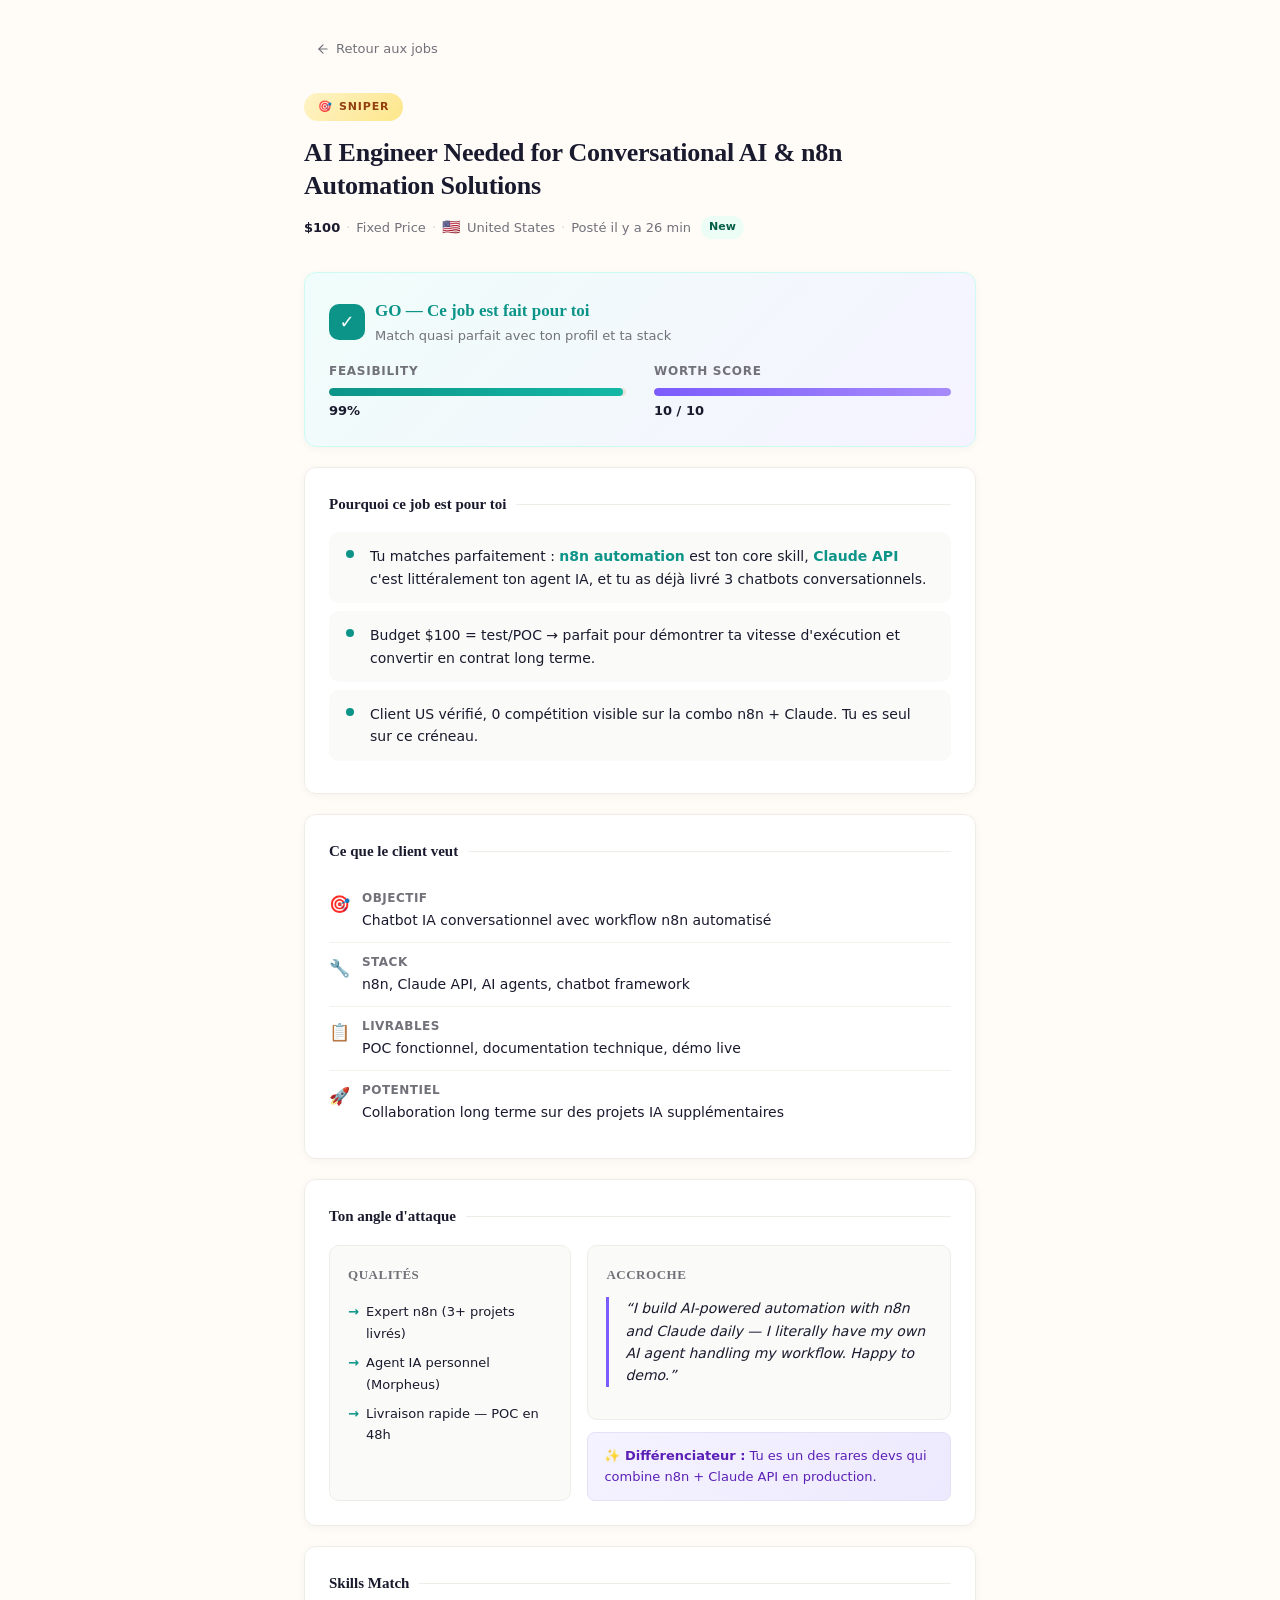
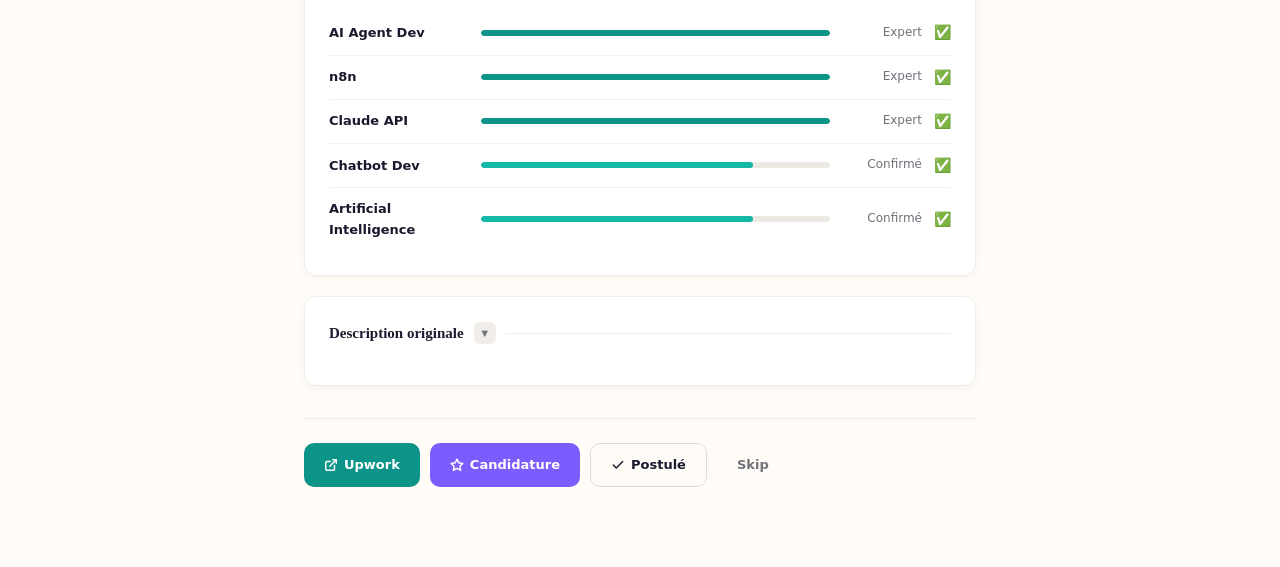
<file: demos/demo_B_notion.html>
<!DOCTYPE html>
<html lang="fr">
<head>
    <meta charset="UTF-8">
    <meta name="viewport" content="width=device-width, initial-scale=1.0">
    <title>Job Detail — AI Engineer & n8n Automation</title>
    <style>
        *, *::before, *::after {
            box-sizing: border-box;
            margin: 0;
            padding: 0;
        }

        body {
            background: #FFFCF8;
            color: #1a1a2e;
            font-family: system-ui, -apple-system, 'Segoe UI', Roboto, sans-serif;
            font-size: 14px;
            line-height: 1.65;
            -webkit-font-smoothing: antialiased;
        }

        /* ── Scrollbar ── */
        ::-webkit-scrollbar { width: 6px; }
        ::-webkit-scrollbar-track { background: transparent; }
        ::-webkit-scrollbar-thumb { background: #e0dbd4; border-radius: 3px; }

        /* ── Layout ── */
        .page {
            max-width: 720px;
            margin: 0 auto;
            padding: 32px 24px 80px;
        }

        /* ── Back link ── */
        .back-link {
            display: inline-flex;
            align-items: center;
            gap: 6px;
            font-size: 13px;
            color: #71717a;
            text-decoration: none;
            padding: 6px 12px;
            border-radius: 8px;
            transition: all 0.2s ease;
            margin-bottom: 28px;
        }
        .back-link:hover {
            background: #f5f0ea;
            color: #1a1a2e;
        }
        .back-link svg {
            width: 14px;
            height: 14px;
        }

        /* ── Header ── */
        .header {
            margin-bottom: 32px;
        }
        .sniper-badge {
            display: inline-flex;
            align-items: center;
            gap: 6px;
            background: linear-gradient(135deg, #fef3c7, #fde68a);
            color: #92400e;
            font-size: 11px;
            font-weight: 700;
            letter-spacing: 0.08em;
            text-transform: uppercase;
            padding: 5px 14px;
            border-radius: 20px;
            margin-bottom: 14px;
        }
        .header h1 {
            font-family: Georgia, 'Times New Roman', serif;
            font-size: 26px;
            font-weight: 700;
            line-height: 1.3;
            color: #1a1a2e;
            margin-bottom: 12px;
            letter-spacing: -0.01em;
        }
        .meta-row {
            display: flex;
            flex-wrap: wrap;
            align-items: center;
            gap: 6px;
            font-size: 13px;
            color: #71717a;
        }
        .meta-row .sep {
            color: #d4d0ca;
        }
        .meta-row .budget {
            font-weight: 600;
            color: #1a1a2e;
        }
        .meta-row .flag {
            font-size: 15px;
        }
        .meta-row .new-tag {
            background: #ecfdf5;
            color: #065f46;
            font-size: 11px;
            font-weight: 600;
            padding: 2px 8px;
            border-radius: 20px;
            margin-left: 4px;
        }

        /* ── Card base ── */
        .card {
            background: #FFFFFF;
            border: 1px solid #f0ede8;
            border-radius: 12px;
            padding: 24px;
            margin-bottom: 20px;
            box-shadow: 0 2px 8px rgba(0,0,0,0.04);
            transition: box-shadow 0.2s ease;
        }
        .card:hover {
            box-shadow: 0 4px 16px rgba(0,0,0,0.06);
        }

        /* ── Verdict Card ── */
        .verdict-card {
            background: linear-gradient(135deg, #f0fdfa, #f5f3ff);
            border: 1px solid #ccfbf1;
        }
        .verdict-card:hover {
            box-shadow: 0 4px 16px rgba(13,148,136,0.08);
        }
        .verdict-header {
            display: flex;
            align-items: center;
            gap: 10px;
            margin-bottom: 16px;
        }
        .verdict-icon {
            width: 36px;
            height: 36px;
            background: #0d9488;
            border-radius: 10px;
            display: flex;
            align-items: center;
            justify-content: center;
            color: #fff;
            font-size: 18px;
            flex-shrink: 0;
        }
        .verdict-title {
            font-family: Georgia, 'Times New Roman', serif;
            font-size: 17px;
            font-weight: 700;
            color: #0d9488;
        }
        .verdict-subtitle {
            font-size: 13px;
            color: #71717a;
        }
        .meters {
            display: flex;
            gap: 28px;
            flex-wrap: wrap;
        }
        .meter {
            flex: 1;
            min-width: 200px;
        }
        .meter-label {
            font-size: 12px;
            font-weight: 600;
            color: #71717a;
            text-transform: uppercase;
            letter-spacing: 0.06em;
            margin-bottom: 6px;
        }
        .meter-bar-wrapper {
            background: #e6e2dc;
            border-radius: 6px;
            height: 8px;
            overflow: hidden;
            position: relative;
        }
        .meter-bar {
            height: 100%;
            border-radius: 6px;
            transition: width 1s cubic-bezier(0.16, 1, 0.3, 1);
        }
        .meter-bar.teal { background: linear-gradient(90deg, #0d9488, #14b8a6); }
        .meter-bar.indigo { background: linear-gradient(90deg, #7c5cfc, #a78bfa); }
        .meter-value {
            font-size: 13px;
            font-weight: 700;
            color: #1a1a2e;
            margin-top: 4px;
        }

        /* ── Section Headers ── */
        .section-header {
            font-family: Georgia, 'Times New Roman', serif;
            font-size: 15px;
            font-weight: 700;
            color: #1a1a2e;
            margin-bottom: 16px;
            display: flex;
            align-items: center;
            gap: 10px;
        }
        .section-header::after {
            content: '';
            flex: 1;
            height: 1px;
            background: #f0ede8;
        }

        /* ── Why this job ── */
        .reasons-list {
            list-style: none;
            padding: 0;
        }
        .reasons-list li {
            position: relative;
            padding: 12px 16px 12px 40px;
            margin-bottom: 8px;
            background: #fafaf8;
            border-radius: 10px;
            border: 1px solid transparent;
            transition: all 0.2s ease;
            font-size: 14px;
            line-height: 1.6;
        }
        .reasons-list li:hover {
            border-color: #e8e4de;
            background: #fff;
        }
        .reasons-list li::before {
            content: '';
            position: absolute;
            left: 16px;
            top: 17px;
            width: 8px;
            height: 8px;
            background: #0d9488;
            border-radius: 50%;
        }
        .reasons-list li strong {
            color: #0d9488;
            font-weight: 600;
        }

        /* ── Client wants ── */
        .client-wants .want-item {
            display: flex;
            gap: 12px;
            padding: 10px 0;
            border-bottom: 1px solid #f5f2ed;
            align-items: flex-start;
        }
        .client-wants .want-item:last-child {
            border-bottom: none;
        }
        .want-icon {
            font-size: 17px;
            flex-shrink: 0;
            margin-top: 1px;
        }
        .want-label {
            font-size: 12px;
            color: #71717a;
            text-transform: uppercase;
            letter-spacing: 0.04em;
            font-weight: 600;
        }
        .want-value {
            font-size: 14px;
            color: #1a1a2e;
        }

        /* ── Battle Card ── */
        .battle-grid {
            display: grid;
            grid-template-columns: 1fr 1.5fr;
            gap: 16px;
        }
        @media (max-width: 560px) {
            .battle-grid { grid-template-columns: 1fr; }
        }
        .battle-box {
            background: #fafaf8;
            border: 1px solid #f0ede8;
            border-radius: 10px;
            padding: 18px;
        }
        .battle-box-title {
            font-family: Georgia, 'Times New Roman', serif;
            font-size: 13px;
            font-weight: 700;
            color: #71717a;
            text-transform: uppercase;
            letter-spacing: 0.04em;
            margin-bottom: 12px;
        }
        .battle-list {
            list-style: none;
            padding: 0;
        }
        .battle-list li {
            position: relative;
            padding: 4px 0 4px 18px;
            font-size: 13px;
            color: #1a1a2e;
        }
        .battle-list li::before {
            content: '→';
            position: absolute;
            left: 0;
            color: #0d9488;
            font-weight: 600;
        }
        .accroche-text {
            font-style: italic;
            color: #1a1a2e;
            font-size: 14px;
            line-height: 1.6;
            border-left: 3px solid #7c5cfc;
            padding-left: 16px;
            margin-bottom: 14px;
        }
        .differenciateur {
            background: linear-gradient(135deg, #f5f3ff, #ede9fe);
            border: 1px solid #e4e0f5;
            border-radius: 8px;
            padding: 12px 16px;
            font-size: 13px;
            color: #5b21b6;
        }
        .differenciateur strong {
            font-weight: 700;
        }

        /* ── Skills Match ── */
        .skills-table {
            width: 100%;
        }
        .skill-row {
            display: flex;
            align-items: center;
            gap: 12px;
            padding: 10px 0;
            border-bottom: 1px solid #f5f2ed;
        }
        .skill-row:last-child {
            border-bottom: none;
        }
        .skill-name {
            width: 140px;
            font-size: 13px;
            font-weight: 600;
            color: #1a1a2e;
            flex-shrink: 0;
        }
        .skill-bar-wrapper {
            flex: 1;
            background: #ece8e2;
            border-radius: 4px;
            height: 6px;
            overflow: hidden;
        }
        .skill-bar {
            height: 100%;
            border-radius: 4px;
            transition: width 0.8s cubic-bezier(0.16, 1, 0.3, 1);
        }
        .skill-bar.expert { background: #0d9488; width: 100%; }
        .skill-bar.confirmed { background: #14b8a6; width: 78%; }
        .skill-level {
            width: 80px;
            font-size: 12px;
            color: #71717a;
            text-align: right;
            flex-shrink: 0;
        }
        .skill-check {
            font-size: 14px;
            flex-shrink: 0;
        }

        /* ── Collapsible Description ── */
        .collapsible {
            cursor: pointer;
            user-select: none;
        }
        .collapsible .section-header {
            cursor: pointer;
        }
        .collapsible .section-header .toggle-icon {
            display: inline-flex;
            align-items: center;
            justify-content: center;
            width: 22px;
            height: 22px;
            border-radius: 6px;
            background: #f0ede8;
            font-size: 11px;
            color: #71717a;
            transition: all 0.2s ease;
            flex-shrink: 0;
        }
        .collapsible.open .toggle-icon {
            transform: rotate(180deg);
        }
        .collapsible-content {
            max-height: 0;
            overflow: hidden;
            transition: max-height 0.4s cubic-bezier(0.16, 1, 0.3, 1);
        }
        .collapsible.open .collapsible-content {
            max-height: 600px;
        }
        .description-text {
            font-size: 14px;
            line-height: 1.7;
            color: #71717a;
            padding: 0 4px 8px;
        }

        /* ── Action Bar ── */
        .action-bar {
            display: flex;
            gap: 10px;
            flex-wrap: wrap;
            margin-top: 32px;
            padding-top: 24px;
            border-top: 1px solid #f0ede8;
        }
        .btn {
            display: inline-flex;
            align-items: center;
            gap: 6px;
            padding: 10px 20px;
            border-radius: 10px;
            font-size: 13px;
            font-weight: 600;
            text-decoration: none;
            cursor: pointer;
            border: none;
            transition: all 0.2s ease;
        }
        .btn-primary {
            background: #0d9488;
            color: #fff;
        }
        .btn-primary:hover {
            background: #0f766e;
            box-shadow: 0 4px 12px rgba(13,148,136,0.25);
            transform: translateY(-1px);
        }
        .btn-secondary {
            background: #7c5cfc;
            color: #fff;
        }
        .btn-secondary:hover {
            background: #6d4fe0;
            box-shadow: 0 4px 12px rgba(124,92,252,0.25);
            transform: translateY(-1px);
        }
        .btn-outline {
            background: transparent;
            color: #1a1a2e;
            border: 1px solid #e0dbd4;
        }
        .btn-outline:hover {
            background: #f5f2ed;
            border-color: #d4d0ca;
        }
        .btn-ghost {
            background: transparent;
            color: #71717a;
        }
        .btn-ghost:hover {
            background: #faf8f5;
            color: #1a1a2e;
        }

        /* ── Animations on load ── */
        .fade-up {
            opacity: 0;
            transform: translateY(12px);
            animation: fadeUp 0.5s cubic-bezier(0.16, 1, 0.3, 1) forwards;
        }
        @keyframes fadeUp {
            to {
                opacity: 1;
                transform: translateY(0);
            }
        }
        .fade-up:nth-child(1) { animation-delay: 0s; }
        .fade-up:nth-child(2) { animation-delay: 0.06s; }
        .fade-up:nth-child(3) { animation-delay: 0.12s; }
        .fade-up:nth-child(4) { animation-delay: 0.18s; }
        .fade-up:nth-child(5) { animation-delay: 0.24s; }
        .fade-up:nth-child(6) { animation-delay: 0.30s; }
        .fade-up:nth-child(7) { animation-delay: 0.36s; }
        .fade-up:nth-child(8) { animation-delay: 0.42s; }
        .fade-up:nth-child(9) { animation-delay: 0.48s; }

        /* ── Meter animation ── */
        .meter-bar[data-width] {
            width: 0;
        }
    </style>
</head>
<body>
    <div class="page">

        <!-- Back -->
        <a href="#" class="back-link fade-up">
            <svg viewBox="0 0 24 24" fill="none" stroke="currentColor" stroke-width="2" stroke-linecap="round" stroke-linejoin="round"><path d="M19 12H5"/><path d="M12 19l-7-7 7-7"/></svg>
            Retour aux jobs
        </a>

        <!-- Header -->
        <div class="header fade-up">
            <div class="sniper-badge">
                <span>&#127919;</span> SNIPER
            </div>
            <h1>AI Engineer Needed for Conversational AI &amp; n8n Automation Solutions</h1>
            <div class="meta-row">
                <span class="budget">$100</span>
                <span class="sep">&middot;</span>
                <span>Fixed Price</span>
                <span class="sep">&middot;</span>
                <span class="flag">&#127482;&#127480;</span>
                <span>United States</span>
                <span class="sep">&middot;</span>
                <span>Post&eacute; il y a 26 min</span>
                <span class="new-tag">New</span>
            </div>
        </div>

        <!-- Verdict -->
        <div class="card verdict-card fade-up">
            <div class="verdict-header">
                <div class="verdict-icon">&#10003;</div>
                <div>
                    <div class="verdict-title">GO &mdash; Ce job est fait pour toi</div>
                    <div class="verdict-subtitle">Match quasi parfait avec ton profil et ta stack</div>
                </div>
            </div>
            <div class="meters">
                <div class="meter">
                    <div class="meter-label">Feasibility</div>
                    <div class="meter-bar-wrapper">
                        <div class="meter-bar teal" data-width="99"></div>
                    </div>
                    <div class="meter-value">99%</div>
                </div>
                <div class="meter">
                    <div class="meter-label">Worth Score</div>
                    <div class="meter-bar-wrapper">
                        <div class="meter-bar indigo" data-width="100"></div>
                    </div>
                    <div class="meter-value">10 / 10</div>
                </div>
            </div>
        </div>

        <!-- Pourquoi ce job -->
        <div class="card fade-up">
            <div class="section-header">Pourquoi ce job est pour toi</div>
            <ul class="reasons-list">
                <li>Tu matches parfaitement : <strong>n8n automation</strong> est ton core skill, <strong>Claude API</strong> c'est litt&eacute;ralement ton agent IA, et tu as d&eacute;j&agrave; livr&eacute; 3 chatbots conversationnels.</li>
                <li>Budget $100 = test/POC &rarr; parfait pour d&eacute;montrer ta vitesse d'ex&eacute;cution et convertir en contrat long terme.</li>
                <li>Client US v&eacute;rifi&eacute;, 0 comp&eacute;tition visible sur la combo n8n + Claude. Tu es seul sur ce cr&eacute;neau.</li>
            </ul>
        </div>

        <!-- Ce que le client veut -->
        <div class="card fade-up">
            <div class="section-header">Ce que le client veut</div>
            <div class="client-wants">
                <div class="want-item">
                    <span class="want-icon">&#127919;</span>
                    <div>
                        <div class="want-label">Objectif</div>
                        <div class="want-value">Chatbot IA conversationnel avec workflow n8n automatis&eacute;</div>
                    </div>
                </div>
                <div class="want-item">
                    <span class="want-icon">&#128295;</span>
                    <div>
                        <div class="want-label">Stack</div>
                        <div class="want-value">n8n, Claude API, AI agents, chatbot framework</div>
                    </div>
                </div>
                <div class="want-item">
                    <span class="want-icon">&#128203;</span>
                    <div>
                        <div class="want-label">Livrables</div>
                        <div class="want-value">POC fonctionnel, documentation technique, d&eacute;mo live</div>
                    </div>
                </div>
                <div class="want-item">
                    <span class="want-icon">&#128640;</span>
                    <div>
                        <div class="want-label">Potentiel</div>
                        <div class="want-value">Collaboration long terme sur des projets IA suppl&eacute;mentaires</div>
                    </div>
                </div>
            </div>
        </div>

        <!-- Battle Card -->
        <div class="card fade-up">
            <div class="section-header">Ton angle d'attaque</div>
            <div class="battle-grid">
                <div class="battle-box">
                    <div class="battle-box-title">Qualit&eacute;s</div>
                    <ul class="battle-list">
                        <li>Expert n8n (3+ projets livr&eacute;s)</li>
                        <li>Agent IA personnel (Morpheus)</li>
                        <li>Livraison rapide &mdash; POC en 48h</li>
                    </ul>
                </div>
                <div>
                    <div class="battle-box" style="margin-bottom: 12px;">
                        <div class="battle-box-title">Accroche</div>
                        <div class="accroche-text">&ldquo;I build AI-powered automation with n8n and Claude daily &mdash; I literally have my own AI agent handling my workflow. Happy to demo.&rdquo;</div>
                    </div>
                    <div class="differenciateur">
                        <strong>&#10024; Diff&eacute;renciateur :</strong> Tu es un des rares devs qui combine n8n + Claude API en production.
                    </div>
                </div>
            </div>
        </div>

        <!-- Skills Match -->
        <div class="card fade-up">
            <div class="section-header">Skills Match</div>
            <div class="skills-table">
                <div class="skill-row">
                    <div class="skill-name">AI Agent Dev</div>
                    <div class="skill-bar-wrapper"><div class="skill-bar expert"></div></div>
                    <div class="skill-level">Expert</div>
                    <div class="skill-check">&#9989;</div>
                </div>
                <div class="skill-row">
                    <div class="skill-name">n8n</div>
                    <div class="skill-bar-wrapper"><div class="skill-bar expert"></div></div>
                    <div class="skill-level">Expert</div>
                    <div class="skill-check">&#9989;</div>
                </div>
                <div class="skill-row">
                    <div class="skill-name">Claude API</div>
                    <div class="skill-bar-wrapper"><div class="skill-bar expert"></div></div>
                    <div class="skill-level">Expert</div>
                    <div class="skill-check">&#9989;</div>
                </div>
                <div class="skill-row">
                    <div class="skill-name">Chatbot Dev</div>
                    <div class="skill-bar-wrapper"><div class="skill-bar confirmed"></div></div>
                    <div class="skill-level">Confirm&eacute;</div>
                    <div class="skill-check">&#9989;</div>
                </div>
                <div class="skill-row">
                    <div class="skill-name">Artificial Intelligence</div>
                    <div class="skill-bar-wrapper"><div class="skill-bar confirmed"></div></div>
                    <div class="skill-level">Confirm&eacute;</div>
                    <div class="skill-check">&#9989;</div>
                </div>
            </div>
        </div>

        <!-- Description originale (collapsible) -->
        <div class="card collapsible fade-up" onclick="this.classList.toggle('open')">
            <div class="section-header">
                Description originale
                <span class="toggle-icon">&#9660;</span>
            </div>
            <div class="collapsible-content">
                <p class="description-text">
                    We need an AI engineer who can build conversational AI solutions using n8n automation. The ideal candidate should have experience with AI agent development, chatbot creation, and n8n workflow automation. Must be familiar with Claude API or similar LLM APIs. This is for ongoing projects with potential for long-term collaboration. Initial task is a proof of concept.
                </p>
            </div>
        </div>

        <!-- Action Bar -->
        <div class="action-bar fade-up">
            <a href="#" class="btn btn-primary">
                <svg width="14" height="14" viewBox="0 0 24 24" fill="none" stroke="currentColor" stroke-width="2.5" stroke-linecap="round" stroke-linejoin="round"><path d="M18 13v6a2 2 0 01-2 2H5a2 2 0 01-2-2V8a2 2 0 012-2h6"/><polyline points="15 3 21 3 21 9"/><line x1="10" y1="14" x2="21" y2="3"/></svg>
                Upwork
            </a>
            <a href="#" class="btn btn-secondary">
                <svg width="14" height="14" viewBox="0 0 24 24" fill="none" stroke="currentColor" stroke-width="2.5" stroke-linecap="round" stroke-linejoin="round"><polygon points="12 2 15.09 8.26 22 9.27 17 14.14 18.18 21.02 12 17.77 5.82 21.02 7 14.14 2 9.27 8.91 8.26 12 2"/></svg>
                Candidature
            </a>
            <a href="#" class="btn btn-outline">
                <svg width="14" height="14" viewBox="0 0 24 24" fill="none" stroke="currentColor" stroke-width="2.5" stroke-linecap="round" stroke-linejoin="round"><polyline points="20 6 9 17 4 12"/></svg>
                Postul&eacute;
            </a>
            <a href="#" class="btn btn-ghost">
                Skip
            </a>
        </div>

    </div>

    <script>
        // Animate meter bars on load
        document.addEventListener('DOMContentLoaded', () => {
            setTimeout(() => {
                document.querySelectorAll('.meter-bar[data-width]').forEach(bar => {
                    bar.style.width = bar.dataset.width + '%';
                });
            }, 400);
        });
    </script>
</body>
</html>
</file>
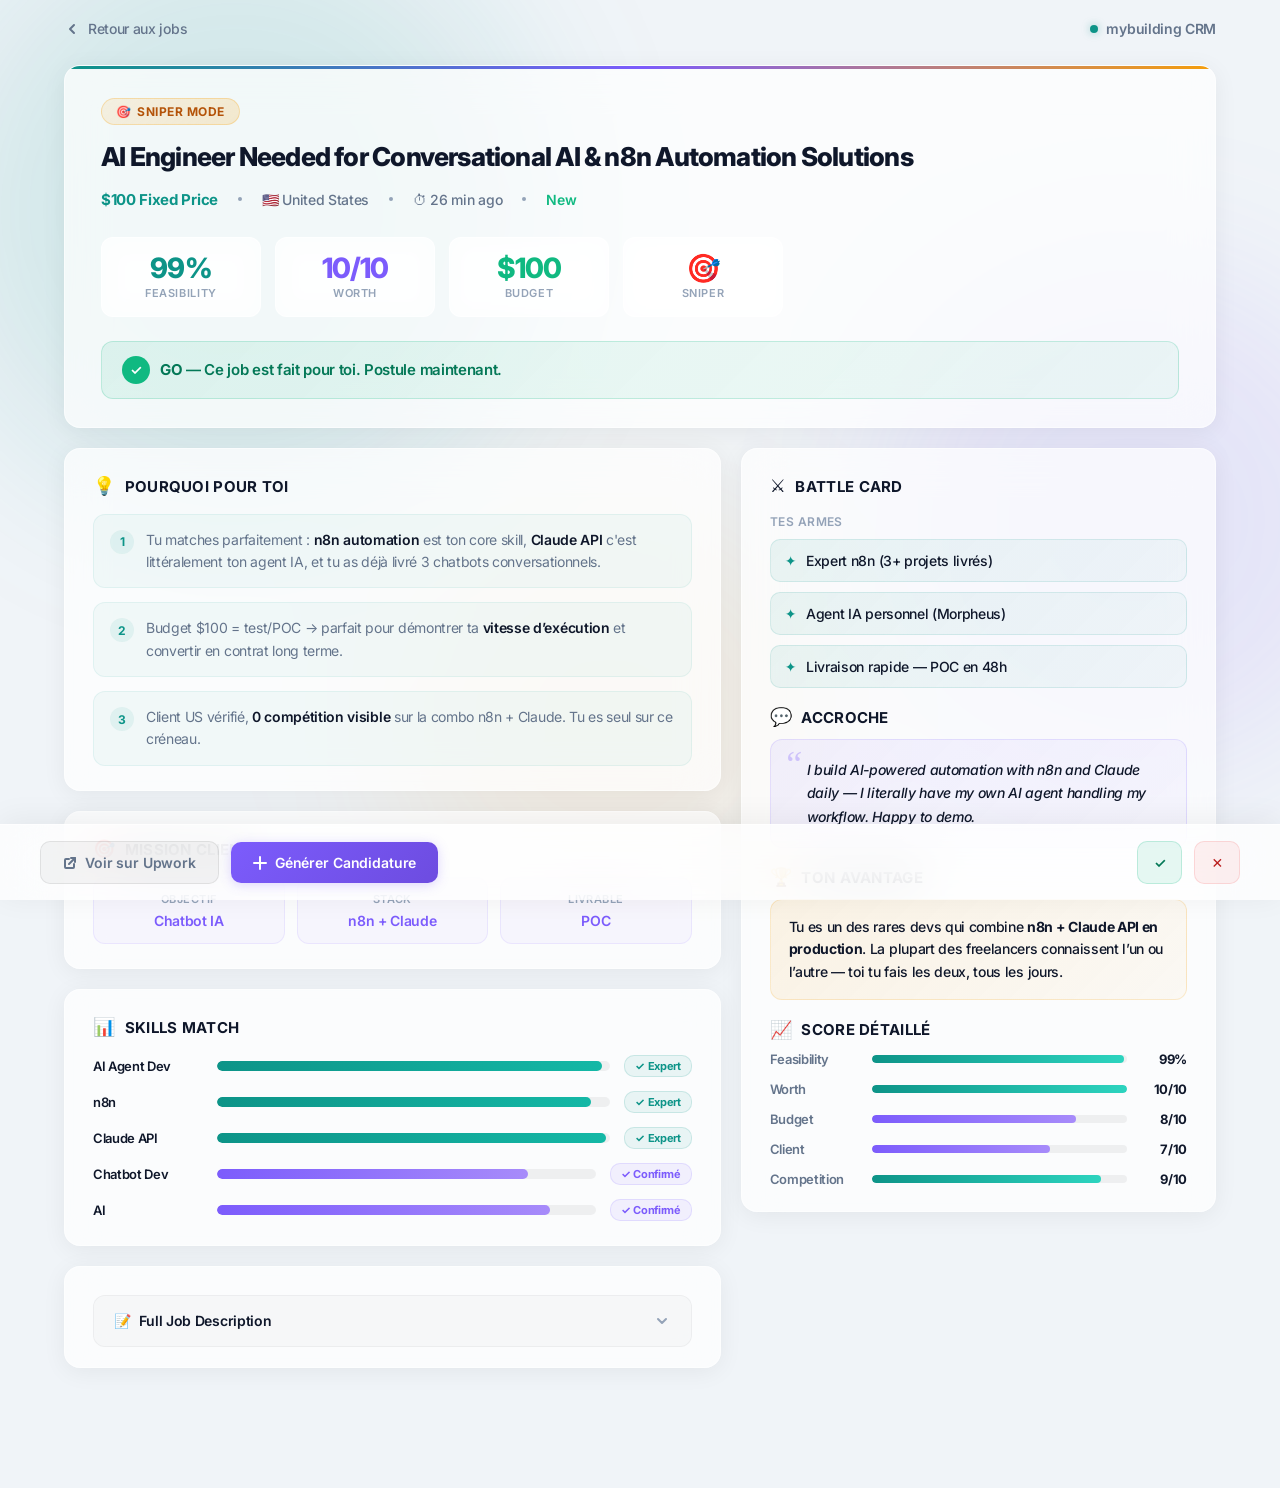
<file: demos/demo_C_glass.html>
<!DOCTYPE html>
<html lang="fr">
<head>
<meta charset="UTF-8">
<meta name="viewport" content="width=device-width, initial-scale=1.0">
<title>Job Detail — mybuilding CRM</title>
<style>
  @import url('https://fonts.googleapis.com/css2?family=Inter:wght@400;500;600;700;800&display=swap');

  *, *::before, *::after {
    margin: 0;
    padding: 0;
    box-sizing: border-box;
  }

  :root {
    --bg: #f0f4f8;
    --teal: #0d9488;
    --teal-light: rgba(13, 148, 136, 0.08);
    --teal-medium: rgba(13, 148, 136, 0.15);
    --indigo: #7c5cfc;
    --indigo-light: rgba(124, 92, 252, 0.08);
    --amber: #f59e0b;
    --amber-light: rgba(245, 158, 11, 0.10);
    --text-primary: #0f172a;
    --text-secondary: #64748b;
    --text-muted: #94a3b8;
    --card-bg: rgba(255, 255, 255, 0.7);
    --card-border: rgba(255, 255, 255, 0.5);
    --card-shadow: 0 4px 24px rgba(0, 0, 0, 0.06);
    --card-shadow-hover: 0 8px 32px rgba(0, 0, 0, 0.10);
    --radius-card: 16px;
    --radius-pill: 10px;
    --radius-badge: 24px;
    --ease: cubic-bezier(0.16, 1, 0.3, 1);
    --green: #10b981;
    --green-light: rgba(16, 185, 129, 0.10);
    --red: #ef4444;
    --red-light: rgba(239, 68, 68, 0.08);
  }

  body {
    font-family: 'Inter', system-ui, -apple-system, sans-serif;
    letter-spacing: -0.02em;
    background: var(--bg);
    color: var(--text-primary);
    min-height: 100vh;
    overflow-x: hidden;
    position: relative;
  }

  /* ── Animated gradient blobs ── */
  .blob-container {
    position: fixed;
    top: 0;
    left: 0;
    width: 100%;
    height: 100%;
    pointer-events: none;
    z-index: 0;
    overflow: hidden;
  }

  .blob {
    position: absolute;
    border-radius: 50%;
    filter: blur(80px);
    will-change: transform;
  }

  .blob--teal {
    width: 600px;
    height: 600px;
    background: rgba(13, 148, 136, 0.12);
    top: -10%;
    left: -5%;
    animation: blobMove1 18s ease-in-out infinite;
  }

  .blob--purple {
    width: 500px;
    height: 500px;
    background: rgba(124, 92, 252, 0.10);
    top: 30%;
    right: -8%;
    animation: blobMove2 22s ease-in-out infinite;
  }

  .blob--amber {
    width: 450px;
    height: 450px;
    background: rgba(245, 158, 11, 0.08);
    bottom: -5%;
    left: 30%;
    animation: blobMove3 20s ease-in-out infinite;
  }

  @keyframes blobMove1 {
    0%, 100% { transform: translate(0, 0) scale(1); }
    25% { transform: translate(80px, 60px) scale(1.05); }
    50% { transform: translate(40px, 120px) scale(0.95); }
    75% { transform: translate(-30px, 80px) scale(1.08); }
  }

  @keyframes blobMove2 {
    0%, 100% { transform: translate(0, 0) scale(1); }
    25% { transform: translate(-60px, 40px) scale(1.08); }
    50% { transform: translate(-100px, -30px) scale(0.96); }
    75% { transform: translate(-40px, -60px) scale(1.04); }
  }

  @keyframes blobMove3 {
    0%, 100% { transform: translate(0, 0) scale(1); }
    25% { transform: translate(50px, -40px) scale(1.06); }
    50% { transform: translate(-30px, -80px) scale(0.97); }
    75% { transform: translate(70px, -20px) scale(1.03); }
  }

  /* ── Layout ── */
  .page {
    position: relative;
    z-index: 1;
    max-width: 1200px;
    margin: 0 auto;
    padding: 0 24px 120px;
  }

  /* ── Top bar ── */
  .topbar {
    display: flex;
    align-items: center;
    justify-content: space-between;
    padding: 20px 0;
    margin-bottom: 8px;
  }

  .topbar__back {
    display: flex;
    align-items: center;
    gap: 8px;
    font-size: 14px;
    font-weight: 500;
    color: var(--text-secondary);
    text-decoration: none;
    transition: color 0.2s var(--ease);
    cursor: pointer;
  }

  .topbar__back:hover {
    color: var(--teal);
  }

  .topbar__back svg {
    width: 16px;
    height: 16px;
  }

  .topbar__brand {
    display: flex;
    align-items: center;
    gap: 8px;
    font-size: 14px;
    font-weight: 600;
    color: var(--text-secondary);
  }

  .topbar__brand-dot {
    width: 8px;
    height: 8px;
    border-radius: 50%;
    background: var(--teal);
    box-shadow: 0 0 8px rgba(13, 148, 136, 0.4);
    animation: pulse-dot 2s ease-in-out infinite;
  }

  @keyframes pulse-dot {
    0%, 100% { box-shadow: 0 0 8px rgba(13, 148, 136, 0.4); }
    50% { box-shadow: 0 0 16px rgba(13, 148, 136, 0.6); }
  }

  /* ── Glass card base ── */
  .glass {
    background: var(--card-bg);
    backdrop-filter: blur(20px);
    -webkit-backdrop-filter: blur(20px);
    border: 1px solid var(--card-border);
    border-radius: var(--radius-card);
    box-shadow: var(--card-shadow);
    transition: transform 0.2s var(--ease), box-shadow 0.2s var(--ease);
  }

  .glass:hover {
    transform: translateY(-1px);
    box-shadow: var(--card-shadow-hover);
  }

  /* ── Hero card ── */
  .hero {
    padding: 32px 36px 28px;
    margin-bottom: 20px;
    position: relative;
    overflow: hidden;
  }

  .hero::before {
    content: '';
    position: absolute;
    top: 0;
    left: 0;
    right: 0;
    height: 3px;
    background: linear-gradient(90deg, var(--teal), var(--indigo), var(--amber));
    border-radius: var(--radius-card) var(--radius-card) 0 0;
  }

  .hero__sniper {
    display: inline-flex;
    align-items: center;
    gap: 6px;
    padding: 5px 14px;
    background: linear-gradient(135deg, var(--amber-light), rgba(245, 158, 11, 0.18));
    border: 1px solid rgba(245, 158, 11, 0.25);
    border-radius: var(--radius-badge);
    font-size: 12px;
    font-weight: 700;
    color: #b45309;
    text-transform: uppercase;
    letter-spacing: 0.04em;
    margin-bottom: 16px;
    animation: sniper-glow 3s ease-in-out infinite;
  }

  @keyframes sniper-glow {
    0%, 100% { box-shadow: 0 0 0 0 rgba(245, 158, 11, 0); }
    50% { box-shadow: 0 0 20px rgba(245, 158, 11, 0.15); }
  }

  .hero__title {
    font-size: 26px;
    font-weight: 800;
    line-height: 1.25;
    color: var(--text-primary);
    margin-bottom: 16px;
    letter-spacing: -0.03em;
  }

  .hero__meta {
    display: flex;
    align-items: center;
    gap: 20px;
    flex-wrap: wrap;
    margin-bottom: 28px;
  }

  .hero__meta-item {
    display: flex;
    align-items: center;
    gap: 6px;
    font-size: 14px;
    color: var(--text-secondary);
    font-weight: 500;
  }

  .hero__meta-item--budget {
    color: var(--teal);
    font-weight: 700;
    font-size: 15px;
  }

  .hero__meta-separator {
    width: 4px;
    height: 4px;
    border-radius: 50%;
    background: var(--text-muted);
    flex-shrink: 0;
  }

  /* ── Score boxes ── */
  .hero__scores {
    display: flex;
    gap: 14px;
    flex-wrap: wrap;
    margin-bottom: 24px;
  }

  .score-box {
    flex: 1;
    min-width: 120px;
    max-width: 160px;
    padding: 16px 18px;
    background: rgba(255, 255, 255, 0.6);
    backdrop-filter: blur(12px);
    -webkit-backdrop-filter: blur(12px);
    border: 1px solid rgba(255, 255, 255, 0.7);
    border-radius: 12px;
    text-align: center;
    transition: transform 0.2s var(--ease), box-shadow 0.2s var(--ease);
  }

  .score-box:hover {
    transform: translateY(-2px);
    box-shadow: 0 6px 20px rgba(0, 0, 0, 0.06);
  }

  .score-box__value {
    font-size: 28px;
    font-weight: 800;
    letter-spacing: -0.03em;
    line-height: 1;
    margin-bottom: 4px;
  }

  .score-box__value--teal { color: var(--teal); }
  .score-box__value--indigo { color: var(--indigo); }
  .score-box__value--green { color: var(--green); }
  .score-box__value--amber { color: var(--amber); }

  .score-box__label {
    font-size: 11px;
    font-weight: 600;
    text-transform: uppercase;
    letter-spacing: 0.06em;
    color: var(--text-muted);
  }

  /* ── Verdict ── */
  .hero__verdict {
    display: flex;
    align-items: center;
    gap: 10px;
    padding: 14px 20px;
    background: linear-gradient(135deg, var(--green-light), rgba(16, 185, 129, 0.06));
    border: 1px solid rgba(16, 185, 129, 0.2);
    border-radius: 12px;
    font-size: 15px;
    font-weight: 600;
    color: #047857;
  }

  .hero__verdict-icon {
    display: flex;
    align-items: center;
    justify-content: center;
    width: 28px;
    height: 28px;
    border-radius: 50%;
    background: var(--green);
    color: #fff;
    font-size: 14px;
    flex-shrink: 0;
  }

  /* ── Two-column layout ── */
  .columns {
    display: flex;
    gap: 20px;
    align-items: flex-start;
  }

  .col-left {
    flex: 0 0 57%;
    display: flex;
    flex-direction: column;
    gap: 20px;
  }

  .col-right {
    flex: 1;
    display: flex;
    flex-direction: column;
    gap: 20px;
  }

  /* ── Section cards ── */
  .section {
    padding: 28px 28px 24px;
  }

  .section__header {
    display: flex;
    align-items: center;
    gap: 10px;
    margin-bottom: 18px;
  }

  .section__icon {
    font-size: 18px;
    line-height: 1;
  }

  .section__title {
    font-size: 15px;
    font-weight: 700;
    color: var(--text-primary);
    text-transform: uppercase;
    letter-spacing: 0.02em;
  }

  /* ── "Pourquoi pour toi" ── */
  .reasons {
    display: flex;
    flex-direction: column;
    gap: 14px;
  }

  .reason {
    display: flex;
    gap: 12px;
    align-items: flex-start;
    padding: 14px 16px;
    background: rgba(13, 148, 136, 0.04);
    border-radius: 12px;
    border: 1px solid rgba(13, 148, 136, 0.08);
    transition: background 0.2s var(--ease);
  }

  .reason:hover {
    background: rgba(13, 148, 136, 0.07);
  }

  .reason__bullet {
    flex-shrink: 0;
    width: 24px;
    height: 24px;
    display: flex;
    align-items: center;
    justify-content: center;
    border-radius: 50%;
    background: var(--teal-light);
    color: var(--teal);
    font-size: 12px;
    font-weight: 700;
    margin-top: 1px;
  }

  .reason__text {
    font-size: 14px;
    line-height: 1.6;
    color: var(--text-secondary);
  }

  .reason__text strong {
    color: var(--text-primary);
    font-weight: 600;
  }

  /* ── Mission ── */
  .mission-grid {
    display: grid;
    grid-template-columns: 1fr 1fr 1fr;
    gap: 12px;
  }

  .mission-item {
    padding: 14px 16px;
    background: rgba(124, 92, 252, 0.04);
    border: 1px solid rgba(124, 92, 252, 0.10);
    border-radius: 12px;
    text-align: center;
  }

  .mission-item__label {
    font-size: 11px;
    font-weight: 600;
    text-transform: uppercase;
    letter-spacing: 0.04em;
    color: var(--text-muted);
    margin-bottom: 6px;
  }

  .mission-item__value {
    font-size: 14px;
    font-weight: 600;
    color: var(--indigo);
  }

  /* ── Skills match ── */
  .skills-list {
    display: flex;
    flex-direction: column;
    gap: 14px;
  }

  .skill-row {
    display: flex;
    align-items: center;
    gap: 14px;
  }

  .skill-row__name {
    flex: 0 0 110px;
    font-size: 13px;
    font-weight: 600;
    color: var(--text-primary);
    white-space: nowrap;
    overflow: hidden;
    text-overflow: ellipsis;
  }

  .skill-row__bar-wrap {
    flex: 1;
    height: 10px;
    background: rgba(0, 0, 0, 0.05);
    border-radius: 8px;
    overflow: hidden;
    position: relative;
  }

  .skill-row__bar {
    height: 100%;
    border-radius: 8px;
    width: 0;
    transition: width 1.2s var(--ease);
  }

  .skill-row__bar--expert {
    background: linear-gradient(90deg, var(--teal), #14b8a6);
  }

  .skill-row__bar--confirmed {
    background: linear-gradient(90deg, var(--indigo), #a78bfa);
  }

  .skill-row__badge {
    flex-shrink: 0;
    display: flex;
    align-items: center;
    gap: 4px;
    font-size: 11px;
    font-weight: 700;
    padding: 3px 10px;
    border-radius: var(--radius-pill);
    white-space: nowrap;
  }

  .skill-row__badge--expert {
    background: var(--teal-light);
    color: var(--teal);
    border: 1px solid rgba(13, 148, 136, 0.15);
  }

  .skill-row__badge--confirmed {
    background: var(--indigo-light);
    color: var(--indigo);
    border: 1px solid rgba(124, 92, 252, 0.15);
  }

  /* ── Description (collapsible) ── */
  .description-toggle {
    width: 100%;
    cursor: pointer;
    list-style: none;
    user-select: none;
  }

  .description-toggle::-webkit-details-marker {
    display: none;
  }

  .description-toggle::marker {
    content: '';
  }

  .description-toggle-inner {
    display: flex;
    align-items: center;
    justify-content: space-between;
    padding: 16px 20px;
    border-radius: 12px;
    background: rgba(0, 0, 0, 0.02);
    border: 1px solid rgba(0, 0, 0, 0.04);
    transition: background 0.2s var(--ease);
  }

  .description-toggle-inner:hover {
    background: rgba(0, 0, 0, 0.04);
  }

  .description-toggle-label {
    display: flex;
    align-items: center;
    gap: 8px;
    font-size: 14px;
    font-weight: 600;
    color: var(--text-primary);
  }

  .description-chevron {
    width: 18px;
    height: 18px;
    color: var(--text-muted);
    transition: transform 0.3s var(--ease);
  }

  details[open] .description-chevron {
    transform: rotate(180deg);
  }

  .description-content {
    padding: 16px 20px 4px;
    font-size: 14px;
    line-height: 1.7;
    color: var(--text-secondary);
    animation: fadeIn 0.3s var(--ease);
  }

  @keyframes fadeIn {
    from { opacity: 0; transform: translateY(-4px); }
    to { opacity: 1; transform: translateY(0); }
  }

  /* ── Battle card ── */
  .weapons {
    display: flex;
    flex-direction: column;
    gap: 10px;
    margin-bottom: 4px;
  }

  .weapon {
    display: flex;
    align-items: center;
    gap: 10px;
    padding: 12px 14px;
    background: linear-gradient(135deg, var(--teal-light), rgba(13, 148, 136, 0.04));
    border: 1px solid rgba(13, 148, 136, 0.12);
    border-radius: 10px;
    font-size: 14px;
    font-weight: 500;
    color: var(--text-primary);
    transition: transform 0.2s var(--ease);
  }

  .weapon:hover {
    transform: translateX(3px);
  }

  .weapon__icon {
    font-size: 14px;
    color: var(--teal);
  }

  /* ── Accroche ── */
  .accroche {
    position: relative;
    padding: 18px 20px;
    background: linear-gradient(135deg, var(--indigo-light), rgba(124, 92, 252, 0.04));
    border: 1px solid rgba(124, 92, 252, 0.15);
    border-radius: 12px;
    font-size: 14px;
    line-height: 1.7;
    color: var(--text-primary);
    font-style: italic;
    font-weight: 500;
  }

  .accroche::before {
    content: '\201C';
    position: absolute;
    top: 6px;
    left: 12px;
    font-size: 36px;
    font-family: Georgia, serif;
    color: var(--indigo);
    opacity: 0.3;
    line-height: 1;
  }

  .accroche__text {
    padding-left: 16px;
  }

  /* ── Avantage ── */
  .advantage {
    padding: 16px 18px;
    background: linear-gradient(135deg, var(--amber-light), rgba(245, 158, 11, 0.04));
    border: 1px solid rgba(245, 158, 11, 0.18);
    border-radius: 12px;
    font-size: 14px;
    line-height: 1.6;
    color: var(--text-primary);
    font-weight: 500;
  }

  /* ── Score detail bars ── */
  .detail-scores {
    display: flex;
    flex-direction: column;
    gap: 14px;
  }

  .detail-score {
    display: flex;
    align-items: center;
    gap: 12px;
  }

  .detail-score__label {
    flex: 0 0 90px;
    font-size: 13px;
    font-weight: 600;
    color: var(--text-secondary);
  }

  .detail-score__bar-wrap {
    flex: 1;
    height: 8px;
    background: rgba(0, 0, 0, 0.05);
    border-radius: 6px;
    overflow: hidden;
  }

  .detail-score__bar {
    height: 100%;
    border-radius: 6px;
    width: 0;
    transition: width 1.4s var(--ease);
  }

  .detail-score__bar--high {
    background: linear-gradient(90deg, var(--teal), #2dd4bf);
  }

  .detail-score__bar--medium {
    background: linear-gradient(90deg, var(--indigo), #a78bfa);
  }

  .detail-score__value {
    flex: 0 0 48px;
    text-align: right;
    font-size: 13px;
    font-weight: 700;
    color: var(--text-primary);
  }

  /* ── Action bar ── */
  .action-bar {
    position: fixed;
    bottom: 0;
    left: 0;
    right: 0;
    z-index: 50;
    padding: 16px 24px;
    background: rgba(255, 255, 255, 0.75);
    backdrop-filter: blur(24px);
    -webkit-backdrop-filter: blur(24px);
    border-top: 1px solid rgba(255, 255, 255, 0.6);
    box-shadow: 0 -4px 32px rgba(0, 0, 0, 0.06);
  }

  .action-bar__inner {
    max-width: 1200px;
    margin: 0 auto;
    display: flex;
    align-items: center;
    gap: 12px;
  }

  .btn {
    display: inline-flex;
    align-items: center;
    gap: 8px;
    padding: 12px 22px;
    border: none;
    border-radius: var(--radius-pill);
    font-family: inherit;
    font-size: 14px;
    font-weight: 600;
    letter-spacing: -0.01em;
    cursor: pointer;
    transition: all 0.2s var(--ease);
    text-decoration: none;
    white-space: nowrap;
  }

  .btn--primary {
    background: linear-gradient(135deg, var(--teal), #0f766e);
    color: #fff;
    box-shadow: 0 2px 12px rgba(13, 148, 136, 0.3);
  }

  .btn--primary:hover {
    transform: translateY(-1px);
    box-shadow: 0 4px 20px rgba(13, 148, 136, 0.4);
  }

  .btn--secondary {
    background: linear-gradient(135deg, var(--indigo), #6d4ce0);
    color: #fff;
    box-shadow: 0 2px 12px rgba(124, 92, 252, 0.25);
  }

  .btn--secondary:hover {
    transform: translateY(-1px);
    box-shadow: 0 4px 20px rgba(124, 92, 252, 0.35);
  }

  .btn--ghost {
    background: rgba(0, 0, 0, 0.04);
    color: var(--text-secondary);
    border: 1px solid rgba(0, 0, 0, 0.08);
  }

  .btn--ghost:hover {
    background: rgba(0, 0, 0, 0.07);
    color: var(--text-primary);
  }

  .btn--accept {
    background: var(--green-light);
    color: #047857;
    border: 1px solid rgba(16, 185, 129, 0.2);
    padding: 12px 16px;
  }

  .btn--accept:hover {
    background: rgba(16, 185, 129, 0.18);
  }

  .btn--reject {
    background: var(--red-light);
    color: #b91c1c;
    border: 1px solid rgba(239, 68, 68, 0.15);
    padding: 12px 16px;
  }

  .btn--reject:hover {
    background: rgba(239, 68, 68, 0.14);
  }

  .action-bar__spacer {
    flex: 1;
  }

  /* ── Entrance animations ── */
  .animate-in {
    opacity: 0;
    transform: translateY(16px);
    animation: slideUp 0.6s var(--ease) forwards;
  }

  .animate-in--d1 { animation-delay: 0.05s; }
  .animate-in--d2 { animation-delay: 0.12s; }
  .animate-in--d3 { animation-delay: 0.2s; }
  .animate-in--d4 { animation-delay: 0.28s; }
  .animate-in--d5 { animation-delay: 0.36s; }
  .animate-in--d6 { animation-delay: 0.44s; }

  @keyframes slideUp {
    to {
      opacity: 1;
      transform: translateY(0);
    }
  }

  /* ── Responsive ── */
  @media (max-width: 860px) {
    .columns {
      flex-direction: column;
    }
    .col-left, .col-right {
      flex: 1 1 100%;
    }
    .hero__scores {
      flex-wrap: wrap;
    }
    .score-box {
      min-width: 100px;
    }
    .mission-grid {
      grid-template-columns: 1fr;
    }
  }

  @media (max-width: 540px) {
    .hero {
      padding: 24px 20px 20px;
    }
    .hero__title {
      font-size: 20px;
    }
    .section {
      padding: 22px 20px 18px;
    }
    .action-bar__inner {
      flex-wrap: wrap;
    }
  }
</style>
</head>
<body>

<div class="blob-container">
  <div class="blob blob--teal"></div>
  <div class="blob blob--purple"></div>
  <div class="blob blob--amber"></div>
</div>

<div class="page">

  <!-- Top bar -->
  <div class="topbar animate-in animate-in--d1">
    <a class="topbar__back" href="#">
      <svg viewBox="0 0 16 16" fill="none" stroke="currentColor" stroke-width="2" stroke-linecap="round" stroke-linejoin="round"><path d="M10 12L6 8l4-4"/></svg>
      Retour aux jobs
    </a>
    <div class="topbar__brand">
      <div class="topbar__brand-dot"></div>
      mybuilding CRM
    </div>
  </div>

  <!-- HERO CARD -->
  <div class="glass hero animate-in animate-in--d2">
    <div class="hero__sniper">
      <span>&#127919;</span> SNIPER MODE
    </div>

    <h1 class="hero__title">AI Engineer Needed for Conversational AI &amp; n8n Automation Solutions</h1>

    <div class="hero__meta">
      <span class="hero__meta-item hero__meta-item--budget">$100 Fixed Price</span>
      <span class="hero__meta-separator"></span>
      <span class="hero__meta-item">&#127482;&#127480; United States</span>
      <span class="hero__meta-separator"></span>
      <span class="hero__meta-item">&#9201; 26 min ago</span>
      <span class="hero__meta-separator"></span>
      <span class="hero__meta-item" style="color: var(--green); font-weight: 600;">New</span>
    </div>

    <div class="hero__scores">
      <div class="score-box">
        <div class="score-box__value score-box__value--teal">99%</div>
        <div class="score-box__label">Feasibility</div>
      </div>
      <div class="score-box">
        <div class="score-box__value score-box__value--indigo">10/10</div>
        <div class="score-box__label">Worth</div>
      </div>
      <div class="score-box">
        <div class="score-box__value score-box__value--green">$100</div>
        <div class="score-box__label">Budget</div>
      </div>
      <div class="score-box">
        <div class="score-box__value score-box__value--amber">&#127919;</div>
        <div class="score-box__label">Sniper</div>
      </div>
    </div>

    <div class="hero__verdict">
      <div class="hero__verdict-icon">&#10003;</div>
      <span><strong>GO</strong> &mdash; Ce job est fait pour toi. Postule maintenant.</span>
    </div>
  </div>

  <!-- TWO COLUMNS -->
  <div class="columns">

    <!-- LEFT COLUMN -->
    <div class="col-left">

      <!-- Pourquoi pour toi -->
      <div class="glass section animate-in animate-in--d3">
        <div class="section__header">
          <span class="section__icon">&#128161;</span>
          <span class="section__title">Pourquoi pour toi</span>
        </div>
        <div class="reasons">
          <div class="reason">
            <div class="reason__bullet">1</div>
            <div class="reason__text">Tu matches parfaitement : <strong>n8n automation</strong> est ton core skill, <strong>Claude API</strong> c'est litt&eacute;ralement ton agent IA, et tu as d&eacute;j&agrave; livr&eacute; 3 chatbots conversationnels.</div>
          </div>
          <div class="reason">
            <div class="reason__bullet">2</div>
            <div class="reason__text">Budget $100 = test/POC &rarr; parfait pour d&eacute;montrer ta <strong>vitesse d&rsquo;ex&eacute;cution</strong> et convertir en contrat long terme.</div>
          </div>
          <div class="reason">
            <div class="reason__bullet">3</div>
            <div class="reason__text">Client US v&eacute;rifi&eacute;, <strong>0 comp&eacute;tition visible</strong> sur la combo n8n + Claude. Tu es seul sur ce cr&eacute;neau.</div>
          </div>
        </div>
      </div>

      <!-- Mission client -->
      <div class="glass section animate-in animate-in--d4">
        <div class="section__header">
          <span class="section__icon">&#127919;</span>
          <span class="section__title">Mission client</span>
        </div>
        <div class="mission-grid">
          <div class="mission-item">
            <div class="mission-item__label">Objectif</div>
            <div class="mission-item__value">Chatbot IA</div>
          </div>
          <div class="mission-item">
            <div class="mission-item__label">Stack</div>
            <div class="mission-item__value">n8n + Claude</div>
          </div>
          <div class="mission-item">
            <div class="mission-item__label">Livrable</div>
            <div class="mission-item__value">POC</div>
          </div>
        </div>
      </div>

      <!-- Skills match -->
      <div class="glass section animate-in animate-in--d5">
        <div class="section__header">
          <span class="section__icon">&#128202;</span>
          <span class="section__title">Skills Match</span>
        </div>
        <div class="skills-list">
          <div class="skill-row">
            <span class="skill-row__name">AI Agent Dev</span>
            <div class="skill-row__bar-wrap">
              <div class="skill-row__bar skill-row__bar--expert" data-width="98%"></div>
            </div>
            <span class="skill-row__badge skill-row__badge--expert">&#10003; Expert</span>
          </div>
          <div class="skill-row">
            <span class="skill-row__name">n8n</span>
            <div class="skill-row__bar-wrap">
              <div class="skill-row__bar skill-row__bar--expert" data-width="95%"></div>
            </div>
            <span class="skill-row__badge skill-row__badge--expert">&#10003; Expert</span>
          </div>
          <div class="skill-row">
            <span class="skill-row__name">Claude API</span>
            <div class="skill-row__bar-wrap">
              <div class="skill-row__bar skill-row__bar--expert" data-width="99%"></div>
            </div>
            <span class="skill-row__badge skill-row__badge--expert">&#10003; Expert</span>
          </div>
          <div class="skill-row">
            <span class="skill-row__name">Chatbot Dev</span>
            <div class="skill-row__bar-wrap">
              <div class="skill-row__bar skill-row__bar--confirmed" data-width="82%"></div>
            </div>
            <span class="skill-row__badge skill-row__badge--confirmed">&#10003; Confirm&eacute;</span>
          </div>
          <div class="skill-row">
            <span class="skill-row__name">AI</span>
            <div class="skill-row__bar-wrap">
              <div class="skill-row__bar skill-row__bar--confirmed" data-width="88%"></div>
            </div>
            <span class="skill-row__badge skill-row__badge--confirmed">&#10003; Confirm&eacute;</span>
          </div>
        </div>
      </div>

      <!-- Description -->
      <div class="glass section animate-in animate-in--d6" style="padding-bottom: 20px;">
        <details>
          <summary class="description-toggle">
            <div class="description-toggle-inner">
              <span class="description-toggle-label">
                <span>&#128221;</span>
                Full Job Description
              </span>
              <svg class="description-chevron" viewBox="0 0 18 18" fill="none" stroke="currentColor" stroke-width="2" stroke-linecap="round" stroke-linejoin="round"><path d="M5 7l4 4 4-4"/></svg>
            </div>
          </summary>
          <div class="description-content">
            <p>We need an AI engineer who can build conversational AI solutions using n8n automation. The ideal candidate should have experience with AI agent development, chatbot creation, and n8n workflow automation. Must be familiar with Claude API or similar LLM APIs. This is for ongoing projects with potential for long-term collaboration. Initial task is a proof of concept.</p>
          </div>
        </details>
      </div>

    </div>

    <!-- RIGHT COLUMN -->
    <div class="col-right">

      <!-- Battle Card -->
      <div class="glass section animate-in animate-in--d3">
        <div class="section__header">
          <span class="section__icon">&#9876;&#65039;</span>
          <span class="section__title">Battle Card</span>
        </div>

        <div style="margin-bottom: 20px;">
          <div style="font-size: 12px; font-weight: 600; text-transform: uppercase; letter-spacing: 0.04em; color: var(--text-muted); margin-bottom: 10px;">Tes armes</div>
          <div class="weapons">
            <div class="weapon">
              <span class="weapon__icon">&#10022;</span>
              Expert n8n (3+ projets livr&eacute;s)
            </div>
            <div class="weapon">
              <span class="weapon__icon">&#10022;</span>
              Agent IA personnel (Morpheus)
            </div>
            <div class="weapon">
              <span class="weapon__icon">&#10022;</span>
              Livraison rapide &mdash; POC en 48h
            </div>
          </div>
        </div>

        <!-- Accroche -->
        <div style="margin-bottom: 20px;">
          <div class="section__header" style="margin-bottom: 12px;">
            <span class="section__icon">&#128172;</span>
            <span class="section__title">Accroche</span>
          </div>
          <div class="accroche">
            <div class="accroche__text">I build AI-powered automation with n8n and Claude daily &mdash; I literally have my own AI agent handling my workflow. Happy to demo.</div>
          </div>
        </div>

        <!-- Avantage -->
        <div style="margin-bottom: 20px;">
          <div class="section__header" style="margin-bottom: 12px;">
            <span class="section__icon">&#127942;</span>
            <span class="section__title">Ton avantage</span>
          </div>
          <div class="advantage">
            Tu es un des rares devs qui combine <strong>n8n + Claude API en production</strong>. La plupart des freelancers connaissent l&rsquo;un ou l&rsquo;autre &mdash; toi tu fais les deux, tous les jours.
          </div>
        </div>

        <!-- Score detail -->
        <div>
          <div class="section__header" style="margin-bottom: 12px;">
            <span class="section__icon">&#128200;</span>
            <span class="section__title">Score d&eacute;taill&eacute;</span>
          </div>
          <div class="detail-scores">
            <div class="detail-score">
              <span class="detail-score__label">Feasibility</span>
              <div class="detail-score__bar-wrap">
                <div class="detail-score__bar detail-score__bar--high" data-width="99%"></div>
              </div>
              <span class="detail-score__value">99%</span>
            </div>
            <div class="detail-score">
              <span class="detail-score__label">Worth</span>
              <div class="detail-score__bar-wrap">
                <div class="detail-score__bar detail-score__bar--high" data-width="100%"></div>
              </div>
              <span class="detail-score__value">10/10</span>
            </div>
            <div class="detail-score">
              <span class="detail-score__label">Budget</span>
              <div class="detail-score__bar-wrap">
                <div class="detail-score__bar detail-score__bar--medium" data-width="80%"></div>
              </div>
              <span class="detail-score__value">8/10</span>
            </div>
            <div class="detail-score">
              <span class="detail-score__label">Client</span>
              <div class="detail-score__bar-wrap">
                <div class="detail-score__bar detail-score__bar--medium" data-width="70%"></div>
              </div>
              <span class="detail-score__value">7/10</span>
            </div>
            <div class="detail-score">
              <span class="detail-score__label">Competition</span>
              <div class="detail-score__bar-wrap">
                <div class="detail-score__bar detail-score__bar--high" data-width="90%"></div>
              </div>
              <span class="detail-score__value">9/10</span>
            </div>
          </div>
        </div>
      </div>

    </div>
  </div>
</div>

<!-- ACTION BAR -->
<div class="action-bar">
  <div class="action-bar__inner">
    <a class="btn btn--ghost" href="#" target="_blank">
      <svg width="14" height="14" viewBox="0 0 14 14" fill="none" stroke="currentColor" stroke-width="2" stroke-linecap="round" stroke-linejoin="round"><path d="M11 8v3a1 1 0 01-1 1H3a1 1 0 01-1-1V4a1 1 0 011-1h3"/><path d="M8 2h4v4"/><path d="M6 8L12 2"/></svg>
      Voir sur Upwork
    </a>
    <a class="btn btn--secondary" href="#">
      <svg width="14" height="14" viewBox="0 0 14 14" fill="none" stroke="currentColor" stroke-width="2" stroke-linecap="round" stroke-linejoin="round"><path d="M7 1v12M1 7h12"/></svg>
      G&eacute;n&eacute;rer Candidature
    </a>
    <div class="action-bar__spacer"></div>
    <button class="btn btn--accept" title="Accepter">&#10003;</button>
    <button class="btn btn--reject" title="Rejeter">&#10005;</button>
  </div>
</div>

<script>
  // Animate skill bars and score bars on load
  document.addEventListener('DOMContentLoaded', () => {
    // Small delay so CSS transitions are visible
    requestAnimationFrame(() => {
      setTimeout(() => {
        document.querySelectorAll('[data-width]').forEach(bar => {
          bar.style.width = bar.dataset.width;
        });
      }, 400);
    });
  });
</script>

</body>
</html>
</file>
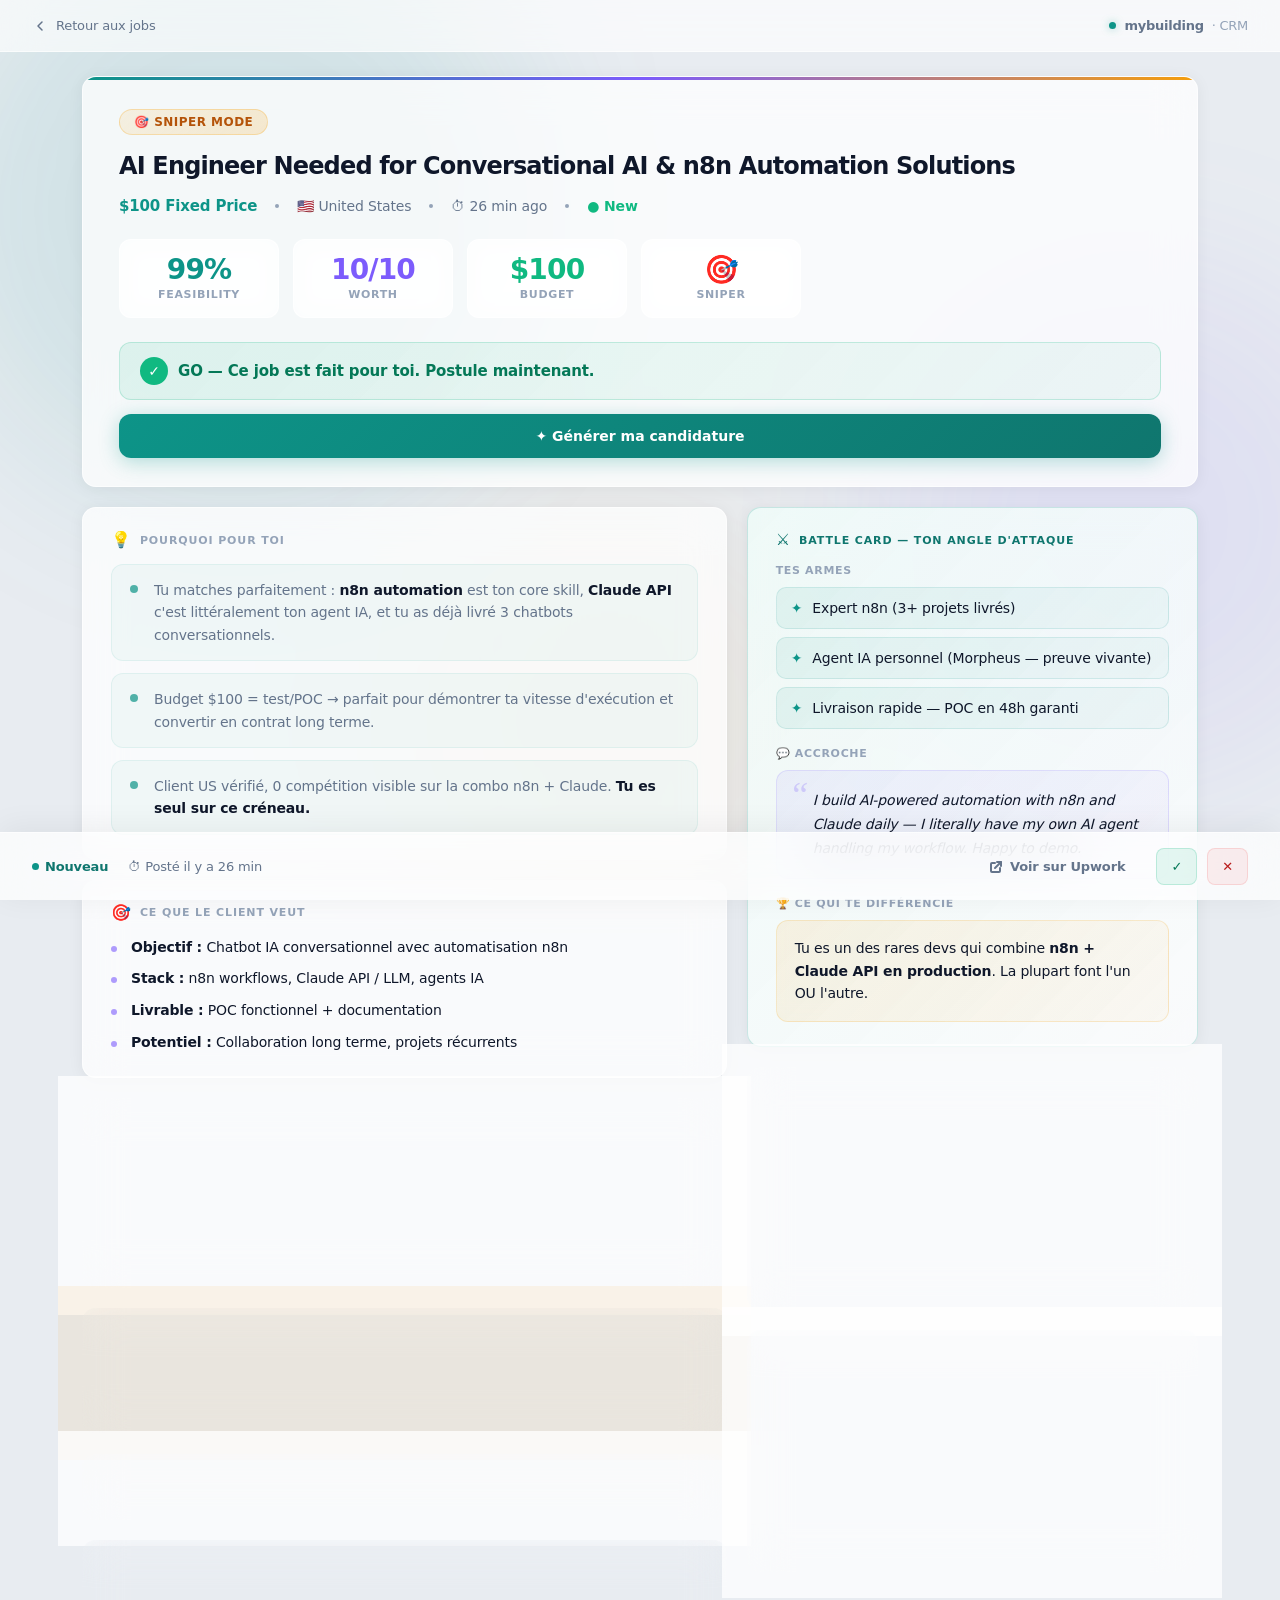
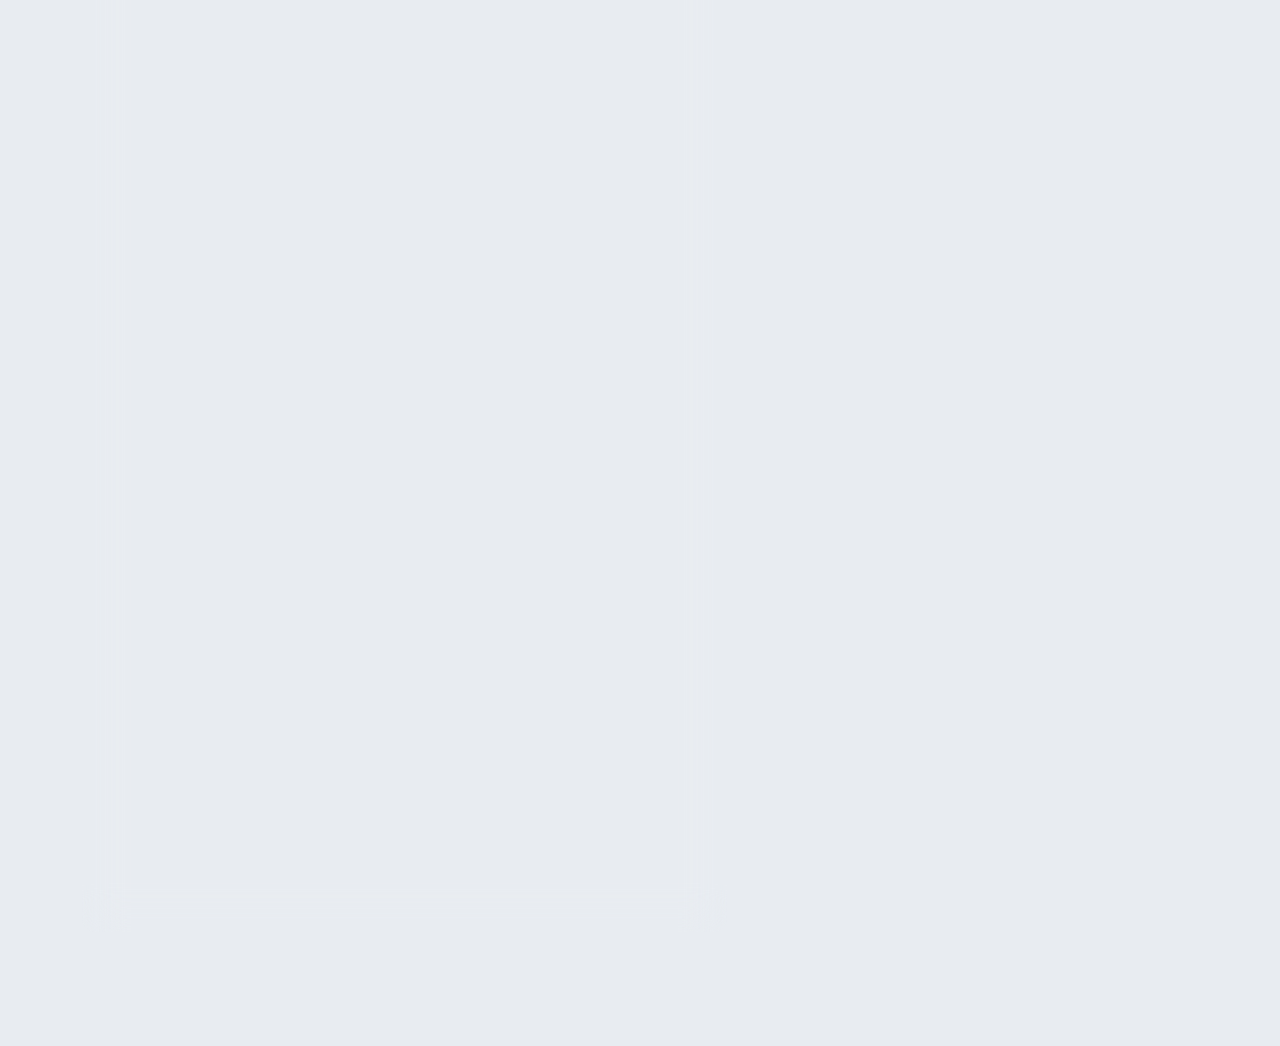
<file: demos/demo_D_mix.html>
<!DOCTYPE html>
<html lang="fr">
<head>
<meta charset="UTF-8">
<meta name="viewport" content="width=device-width, initial-scale=1.0">
<title>AI Engineer — Job Detail | mybuilding · Upwork CRM</title>
<style>
  *, *::before, *::after { box-sizing: border-box; margin: 0; padding: 0; }

  :root {
    /* Background */
    --bg: #e8ecf1;

    /* Glass cards */
    --card-bg: rgba(255, 255, 255, 0.75);
    --card-border: rgba(255, 255, 255, 0.6);
    --card-shadow: 0 2px 16px rgba(0, 0, 0, 0.06);
    --card-shadow-hover: 0 6px 24px rgba(0, 0, 0, 0.10);

    /* Accent colors */
    --teal: #0d9488;
    --teal-dark: #0f766e;
    --teal-light: rgba(13, 148, 136, 0.08);
    --teal-medium: rgba(13, 148, 136, 0.15);
    --indigo: #7c5cfc;
    --indigo-light: rgba(124, 92, 252, 0.08);
    --amber: #f59e0b;
    --amber-light: rgba(245, 158, 11, 0.10);
    --green: #10b981;
    --green-light: rgba(16, 185, 129, 0.10);
    --red-light: rgba(239, 68, 68, 0.08);

    /* Text */
    --text: #0f172a;
    --text-secondary: #64748b;
    --text-muted: #94a3b8;

    /* Borders & misc */
    --border: #e5e7eb;
    --border-light: #f3f4f6;

    /* Verdict */
    --go-bg: #dcfce7;
    --go-text: #166534;
    --go-border: #86efac;

    /* Warning */
    --warn-bg: rgba(245, 158, 11, 0.08);
    --warn-text: #854d0e;
    --warn-border: rgba(245, 158, 11, 0.25);

    /* Sniper */
    --sniper-bg: linear-gradient(135deg, var(--amber-light), rgba(245, 158, 11, 0.18));
    --sniper-text: #b45309;

    /* Radius */
    --radius: 14px;
    --radius-sm: 8px;
    --radius-badge: 22px;

    /* Easing */
    --ease: cubic-bezier(0.16, 1, 0.3, 1);
    --transition: 0.2s var(--ease);
  }

  html {
    font-family: system-ui, -apple-system, 'Inter', 'Segoe UI', sans-serif;
    font-size: 15px;
    letter-spacing: -0.01em;
    color: var(--text);
    background: var(--bg);
    -webkit-font-smoothing: antialiased;
    -moz-osx-font-smoothing: grayscale;
  }

  body {
    min-height: 100vh;
    padding-bottom: 90px;
    overflow-x: hidden;
    position: relative;
  }

  /* ═══════════════════════════════════════════
     ANIMATED GRADIENT BLOBS (from C)
     ═══════════════════════════════════════════ */
  .blob-container {
    position: fixed;
    top: 0;
    left: 0;
    width: 100%;
    height: 100%;
    pointer-events: none;
    z-index: 0;
    overflow: hidden;
  }

  .blob {
    position: absolute;
    border-radius: 50%;
    filter: blur(80px);
    will-change: transform;
  }

  .blob--teal {
    width: 600px;
    height: 600px;
    background: rgba(13, 148, 136, 0.10);
    top: -10%;
    left: -5%;
    animation: blobMove1 18s ease-in-out infinite;
  }

  .blob--purple {
    width: 500px;
    height: 500px;
    background: rgba(124, 92, 252, 0.08);
    top: 30%;
    right: -8%;
    animation: blobMove2 22s ease-in-out infinite;
  }

  .blob--amber {
    width: 450px;
    height: 450px;
    background: rgba(245, 158, 11, 0.06);
    bottom: -5%;
    left: 30%;
    animation: blobMove3 20s ease-in-out infinite;
  }

  @keyframes blobMove1 {
    0%, 100% { transform: translate(0, 0) scale(1); }
    25% { transform: translate(80px, 60px) scale(1.05); }
    50% { transform: translate(40px, 120px) scale(0.95); }
    75% { transform: translate(-30px, 80px) scale(1.08); }
  }

  @keyframes blobMove2 {
    0%, 100% { transform: translate(0, 0) scale(1); }
    25% { transform: translate(-60px, 40px) scale(1.08); }
    50% { transform: translate(-100px, -30px) scale(0.96); }
    75% { transform: translate(-40px, -60px) scale(1.04); }
  }

  @keyframes blobMove3 {
    0%, 100% { transform: translate(0, 0) scale(1); }
    25% { transform: translate(50px, -40px) scale(1.06); }
    50% { transform: translate(-30px, -80px) scale(0.97); }
    75% { transform: translate(70px, -20px) scale(1.03); }
  }

  /* ═══════════════════════════════════════════
     ENTRANCE ANIMATIONS (from C)
     ═══════════════════════════════════════════ */
  .animate-in {
    opacity: 0;
    transform: translateY(16px);
    animation: slideUp 0.6s var(--ease) forwards;
  }

  .animate-in--d1 { animation-delay: 0.05s; }
  .animate-in--d2 { animation-delay: 0.12s; }
  .animate-in--d3 { animation-delay: 0.20s; }
  .animate-in--d4 { animation-delay: 0.28s; }
  .animate-in--d5 { animation-delay: 0.36s; }
  .animate-in--d6 { animation-delay: 0.44s; }
  .animate-in--d7 { animation-delay: 0.52s; }
  .animate-in--d8 { animation-delay: 0.60s; }

  @keyframes slideUp {
    to {
      opacity: 1;
      transform: translateY(0);
    }
  }

  /* ═══════════════════════════════════════════
     GLASS NAV BAR (from A's structure, C's glass)
     ═══════════════════════════════════════════ */
  .topnav {
    position: sticky;
    top: 0;
    z-index: 100;
    background: rgba(255, 255, 255, 0.65);
    backdrop-filter: blur(20px);
    -webkit-backdrop-filter: blur(20px);
    border-bottom: 1px solid var(--card-border);
    padding: 0 32px;
    height: 52px;
    display: flex;
    align-items: center;
    justify-content: space-between;
  }

  .topnav-left {
    display: flex;
    align-items: center;
    gap: 8px;
    font-size: 13px;
    font-weight: 500;
    color: var(--text-secondary);
    cursor: pointer;
    transition: color var(--transition);
    text-decoration: none;
  }
  .topnav-left:hover { color: var(--teal); }
  .topnav-left svg { width: 16px; height: 16px; }

  .topnav-brand {
    display: flex;
    align-items: center;
    gap: 8px;
    font-size: 13px;
    color: var(--text-muted);
    letter-spacing: -0.02em;
  }
  .topnav-brand strong {
    color: var(--text-secondary);
    font-weight: 600;
  }
  .topnav-brand-dot {
    width: 7px;
    height: 7px;
    border-radius: 50%;
    background: var(--teal);
    box-shadow: 0 0 8px rgba(13, 148, 136, 0.4);
    animation: pulseDot 2s ease-in-out infinite;
  }

  @keyframes pulseDot {
    0%, 100% { box-shadow: 0 0 8px rgba(13, 148, 136, 0.4); }
    50% { box-shadow: 0 0 16px rgba(13, 148, 136, 0.6); }
  }

  /* ═══════════════════════════════════════════
     CONTAINER (from A)
     ═══════════════════════════════════════════ */
  .container {
    position: relative;
    z-index: 1;
    max-width: 1180px;
    margin: 0 auto;
    padding: 24px 32px;
  }

  /* ═══════════════════════════════════════════
     GLASS CARD BASE (from C, with A's spacing)
     ═══════════════════════════════════════════ */
  .glass {
    background: var(--card-bg);
    backdrop-filter: blur(20px);
    -webkit-backdrop-filter: blur(20px);
    border: 1px solid var(--card-border);
    border-radius: var(--radius);
    box-shadow: var(--card-shadow);
    transition: transform 0.2s var(--ease), box-shadow 0.2s var(--ease);
  }

  .glass:hover {
    transform: translateY(-1px);
    box-shadow: var(--card-shadow-hover);
  }

  /* ═══════════════════════════════════════════
     HERO CARD (C's style hero + gradient border)
     ═══════════════════════════════════════════ */
  .hero {
    padding: 32px 36px 28px;
    margin-bottom: 20px;
    position: relative;
    overflow: hidden;
  }

  .hero:hover {
    transform: none; /* hero stays put */
  }

  .hero::before {
    content: '';
    position: absolute;
    top: 0;
    left: 0;
    right: 0;
    height: 3px;
    background: linear-gradient(90deg, var(--teal), var(--indigo), var(--amber));
    border-radius: var(--radius) var(--radius) 0 0;
  }

  /* Sniper badge (C's pulsing style) */
  .sniper-badge {
    display: inline-flex;
    align-items: center;
    gap: 6px;
    padding: 5px 14px;
    background: var(--sniper-bg);
    border: 1px solid var(--warn-border);
    border-radius: var(--radius-badge);
    font-size: 12px;
    font-weight: 700;
    color: var(--sniper-text);
    text-transform: uppercase;
    letter-spacing: 0.04em;
    margin-bottom: 16px;
    animation: sniperGlow 3s ease-in-out infinite;
  }

  @keyframes sniperGlow {
    0%, 100% { box-shadow: 0 0 0 0 rgba(245, 158, 11, 0); }
    50% { box-shadow: 0 0 20px rgba(245, 158, 11, 0.15); }
  }

  .hero-title {
    font-size: 24px;
    font-weight: 800;
    letter-spacing: -0.035em;
    line-height: 1.25;
    color: var(--text);
    margin-bottom: 16px;
  }

  .hero-meta {
    display: flex;
    align-items: center;
    flex-wrap: wrap;
    gap: 6px 18px;
    font-size: 14px;
    color: var(--text-secondary);
    margin-bottom: 24px;
    font-weight: 500;
  }

  .hero-meta .budget {
    color: var(--teal);
    font-weight: 700;
    font-size: 15px;
  }

  .meta-dot {
    width: 4px;
    height: 4px;
    border-radius: 50%;
    background: var(--text-muted);
    flex-shrink: 0;
  }

  /* Score boxes (from C) */
  .hero-scores {
    display: flex;
    gap: 14px;
    flex-wrap: wrap;
    margin-bottom: 24px;
  }

  .score-box {
    flex: 1;
    min-width: 110px;
    max-width: 160px;
    padding: 16px 18px;
    background: rgba(255, 255, 255, 0.6);
    backdrop-filter: blur(12px);
    -webkit-backdrop-filter: blur(12px);
    border: 1px solid rgba(255, 255, 255, 0.7);
    border-radius: 12px;
    text-align: center;
    transition: transform 0.2s var(--ease), box-shadow 0.2s var(--ease);
  }

  .score-box:hover {
    transform: translateY(-2px);
    box-shadow: 0 6px 20px rgba(0, 0, 0, 0.06);
  }

  .score-box-value {
    font-size: 28px;
    font-weight: 800;
    letter-spacing: -0.03em;
    line-height: 1;
    margin-bottom: 4px;
  }

  .score-box-value--teal { color: var(--teal); }
  .score-box-value--indigo { color: var(--indigo); }
  .score-box-value--green { color: var(--green); }
  .score-box-value--amber { color: var(--amber); }

  .score-box-label {
    font-size: 11px;
    font-weight: 600;
    text-transform: uppercase;
    letter-spacing: 0.06em;
    color: var(--text-muted);
  }

  /* Verdict badge (C style, green) */
  .verdict {
    display: flex;
    align-items: center;
    gap: 10px;
    padding: 14px 20px;
    background: linear-gradient(135deg, var(--green-light), rgba(16, 185, 129, 0.05));
    border: 1px solid rgba(16, 185, 129, 0.2);
    border-radius: 12px;
    font-size: 15px;
    font-weight: 600;
    color: #047857;
  }

  .verdict-icon {
    display: flex;
    align-items: center;
    justify-content: center;
    width: 28px;
    height: 28px;
    border-radius: 50%;
    background: var(--green);
    color: #fff;
    font-size: 14px;
    flex-shrink: 0;
  }

  /* ═══════════════════════════════════════════
     GENERATE CTA + COVER LETTER AREA
     ═══════════════════════════════════════════ */
  .generate-zone {
    margin-top: 14px;
  }

  .generate-btn {
    width: 100%;
    padding: 14px 20px;
    background: linear-gradient(135deg, var(--teal), var(--teal-dark));
    color: white;
    border: none;
    border-radius: 12px;
    font-family: inherit;
    font-size: 14px;
    font-weight: 700;
    cursor: pointer;
    display: flex;
    align-items: center;
    justify-content: center;
    gap: 8px;
    box-shadow: 0 4px 20px rgba(13, 148, 136, 0.3);
    transition: all 0.2s var(--ease);
    position: relative;
    overflow: hidden;
  }
  .generate-btn:hover {
    transform: translateY(-1px);
    box-shadow: 0 6px 28px rgba(13, 148, 136, 0.4);
  }
  .generate-btn:active { transform: translateY(0); }
  .generate-btn.loading {
    pointer-events: none;
    opacity: 0.85;
  }
  .generate-btn .gen-spinner {
    display: none;
    width: 16px;
    height: 16px;
    border: 2.5px solid rgba(255,255,255,0.3);
    border-top-color: white;
    border-radius: 50%;
    animation: spin 0.6s linear infinite;
  }
  .generate-btn.loading .gen-spinner { display: block; }
  .generate-btn.loading .gen-label { display: none; }
  @keyframes spin { to { transform: rotate(360deg); } }

  /* Cover letter results */
  .cover-results {
    max-height: 0;
    overflow: hidden;
    opacity: 0;
    transition: max-height 0.5s var(--ease), opacity 0.4s ease, margin 0.4s ease;
    margin-top: 0;
  }
  .cover-results.visible {
    max-height: 2000px;
    opacity: 1;
    margin-top: 16px;
  }

  .cover-tabs {
    display: flex;
    gap: 4px;
    margin-bottom: 12px;
    background: rgba(0,0,0,0.04);
    border-radius: 10px;
    padding: 3px;
  }
  .cover-tab {
    flex: 1;
    padding: 8px 14px;
    text-align: center;
    font-size: 12px;
    font-weight: 600;
    color: var(--text-secondary);
    border: none;
    background: none;
    border-radius: 8px;
    cursor: pointer;
    font-family: inherit;
    transition: all 0.2s ease;
  }
  .cover-tab.active {
    background: white;
    color: var(--text);
    box-shadow: 0 1px 4px rgba(0,0,0,0.08);
  }
  .cover-tab-hint {
    font-size: 10px;
    font-weight: 400;
    color: var(--text-muted);
    display: block;
    margin-top: 2px;
  }

  .cover-panel { display: none; }
  .cover-panel.active { display: block; }

  .cover-text {
    background: rgba(255,255,255,0.6);
    border: 1px solid var(--border);
    border-radius: 10px;
    padding: 16px 18px;
    font-size: 13px;
    line-height: 1.7;
    color: var(--text);
    white-space: pre-wrap;
    font-family: inherit;
    position: relative;
  }
  .cover-text strong { color: var(--teal-dark); }
  .cover-text .loom-link {
    color: var(--indigo);
    font-weight: 600;
    text-decoration: underline;
    text-decoration-color: rgba(124, 92, 252, 0.3);
  }

  .cover-actions {
    display: flex;
    gap: 8px;
    margin-top: 10px;
  }
  .cover-copy {
    padding: 8px 16px;
    background: var(--teal-medium);
    border: 1px solid rgba(13, 148, 136, 0.2);
    color: var(--teal-dark);
    border-radius: 8px;
    font-size: 12px;
    font-weight: 600;
    cursor: pointer;
    font-family: inherit;
    transition: all 0.15s;
  }
  .cover-copy:hover { background: rgba(13, 148, 136, 0.2); }
  .cover-copy.copied { background: var(--green-light); color: #047857; border-color: rgba(16, 185, 129, 0.3); }
  .cover-send {
    padding: 8px 16px;
    background: var(--indigo-light);
    border: 1px solid rgba(124, 92, 252, 0.2);
    color: var(--indigo);
    border-radius: 8px;
    font-size: 12px;
    font-weight: 600;
    cursor: pointer;
    font-family: inherit;
    transition: all 0.15s;
  }
  .cover-send:hover { background: rgba(124, 92, 252, 0.15); }

  /* ═══════════════════════════════════════════
     TWO-COLUMN LAYOUT (from A: 58% / 40%)
     ═══════════════════════════════════════════ */
  .columns {
    display: grid;
    grid-template-columns: 1fr 0.7fr;
    gap: 20px;
    align-items: start;
  }

  .col-left, .col-right {
    display: flex;
    flex-direction: column;
    gap: 20px;
  }

  /* ═══════════════════════════════════════════
     SECTION CARDS (A's structure + C's glass)
     ═══════════════════════════════════════════ */
  .card {
    padding: 24px 28px;
  }

  .card-title {
    font-size: 11px;
    font-weight: 700;
    text-transform: uppercase;
    letter-spacing: 0.08em;
    color: var(--text-muted);
    margin-bottom: 16px;
    display: flex;
    align-items: center;
    gap: 8px;
  }

  .card-title .emoji {
    font-size: 16px;
    line-height: 1;
  }

  /* ═══════════════════════════════════════════
     POURQUOI POUR TOI (A's match-list + C's hover)
     ═══════════════════════════════════════════ */
  .match-list {
    list-style: none;
    display: flex;
    flex-direction: column;
    gap: 12px;
  }

  .match-list li {
    position: relative;
    padding: 14px 16px 14px 42px;
    font-size: 14px;
    line-height: 1.6;
    color: var(--text-secondary);
    background: rgba(13, 148, 136, 0.04);
    border: 1px solid rgba(13, 148, 136, 0.08);
    border-radius: 12px;
    transition: background 0.2s var(--ease);
  }

  .match-list li:hover {
    background: rgba(13, 148, 136, 0.07);
  }

  .match-list li::before {
    content: '';
    position: absolute;
    left: 18px;
    top: 20px;
    width: 8px;
    height: 8px;
    border-radius: 50%;
    background: var(--teal);
    opacity: 0.7;
  }

  .match-list li strong {
    font-weight: 600;
    color: var(--text);
  }

  /* ═══════════════════════════════════════════
     CE QUE LE CLIENT VEUT (A's bullet-list)
     ═══════════════════════════════════════════ */
  .bullet-list {
    list-style: none;
    display: flex;
    flex-direction: column;
    gap: 10px;
  }

  .bullet-list li {
    position: relative;
    padding-left: 20px;
    font-size: 14px;
    line-height: 1.55;
    color: var(--text);
  }

  .bullet-list li::before {
    content: '';
    position: absolute;
    left: 0;
    top: 9px;
    width: 6px;
    height: 6px;
    border-radius: 50%;
    background: var(--indigo);
    opacity: 0.6;
  }

  /* ═══════════════════════════════════════════
     LIVRABLES (A's checklist)
     ═══════════════════════════════════════════ */
  .deliverable-list {
    list-style: none;
    display: flex;
    flex-direction: column;
    gap: 8px;
  }

  .deliverable-list li {
    display: flex;
    align-items: center;
    gap: 10px;
    font-size: 14px;
    line-height: 1.5;
    color: var(--text);
  }

  .deliverable-list li .check {
    flex-shrink: 0;
    width: 20px;
    height: 20px;
    border-radius: 50%;
    background: var(--teal-light);
    border: 1px solid rgba(13, 148, 136, 0.15);
    display: flex;
    align-items: center;
    justify-content: center;
  }

  .deliverable-list li .check svg {
    width: 10px;
    height: 10px;
    color: var(--teal-dark);
  }

  /* ═══════════════════════════════════════════
     RED FLAGS / ATTENTION (A's flag-card, amber)
     ═══════════════════════════════════════════ */
  .flag-card {
    border-left: 3px solid var(--warn-border) !important;
    background: var(--warn-bg) !important;
    backdrop-filter: blur(20px);
    -webkit-backdrop-filter: blur(20px);
  }

  .flag-card:hover {
    transform: none;
  }

  .flag-card .card-title { color: var(--warn-text); }

  .flag-item {
    font-size: 14px;
    line-height: 1.55;
    color: var(--warn-text);
  }

  /* ═══════════════════════════════════════════
     COLLAPSIBLE DESCRIPTION (from A)
     ═══════════════════════════════════════════ */
  .collapse-toggle {
    display: flex;
    align-items: center;
    justify-content: space-between;
    cursor: pointer;
    user-select: none;
    width: 100%;
    background: none;
    border: none;
    padding: 0;
    font: inherit;
    color: inherit;
  }

  .collapse-toggle .chevron {
    width: 16px;
    height: 16px;
    transition: transform 0.3s var(--ease);
    color: var(--text-muted);
  }

  .collapse-toggle[aria-expanded="true"] .chevron {
    transform: rotate(180deg);
  }

  .collapse-body {
    overflow: hidden;
    max-height: 0;
    transition: max-height 0.35s var(--ease);
  }

  .collapse-body.open {
    max-height: 600px;
  }

  .collapse-content {
    padding-top: 14px;
    font-size: 14px;
    line-height: 1.7;
    color: var(--text-secondary);
  }

  /* ═══════════════════════════════════════════
     BATTLE CARD (C's weapon style in A's structure)
     ═══════════════════════════════════════════ */
  .battle-card {
    border: 1px solid rgba(13, 148, 136, 0.2) !important;
    background: linear-gradient(135deg, rgba(240, 253, 250, 0.8), var(--card-bg)) !important;
  }

  .battle-card .card-title { color: var(--teal-dark); }

  .battle-section { margin-bottom: 18px; }
  .battle-section:last-child { margin-bottom: 0; }

  .battle-label {
    font-size: 11px;
    font-weight: 700;
    text-transform: uppercase;
    letter-spacing: 0.06em;
    color: var(--text-muted);
    margin-bottom: 10px;
  }

  /* Weapon items (from C) */
  .weapons {
    display: flex;
    flex-direction: column;
    gap: 8px;
  }

  .weapon {
    display: flex;
    align-items: center;
    gap: 10px;
    padding: 12px 14px;
    background: linear-gradient(135deg, var(--teal-light), rgba(13, 148, 136, 0.04));
    border: 1px solid rgba(13, 148, 136, 0.12);
    border-radius: 10px;
    font-size: 14px;
    font-weight: 500;
    color: var(--text);
    transition: transform 0.2s var(--ease);
  }

  .weapon:hover {
    transform: translateX(3px);
  }

  .weapon-icon {
    color: var(--teal);
    font-size: 14px;
  }

  /* Accroche (C's quote style) */
  .accroche-box {
    position: relative;
    padding: 18px 20px;
    background: linear-gradient(135deg, var(--indigo-light), rgba(124, 92, 252, 0.04));
    border: 1px solid rgba(124, 92, 252, 0.15);
    border-radius: 12px;
    font-size: 14px;
    line-height: 1.7;
    color: var(--text);
    font-style: italic;
    font-weight: 500;
  }

  .accroche-box::before {
    content: '\201C';
    position: absolute;
    top: 6px;
    left: 12px;
    font-size: 36px;
    font-family: Georgia, serif;
    color: var(--indigo);
    opacity: 0.25;
    line-height: 1;
  }

  .accroche-text {
    padding-left: 16px;
  }

  /* Differenciateur (C's advantage style) */
  .differenciateur-box {
    padding: 16px 18px;
    background: linear-gradient(135deg, var(--amber-light), rgba(245, 158, 11, 0.04));
    border: 1px solid rgba(245, 158, 11, 0.18);
    border-radius: 12px;
    font-size: 14px;
    line-height: 1.6;
    color: var(--text);
    font-weight: 500;
  }

  /* ═══════════════════════════════════════════
     SKILLS MATCH BARS (from C, animated)
     ═══════════════════════════════════════════ */
  .skills-list {
    display: flex;
    flex-direction: column;
    gap: 14px;
  }

  .skill-row {
    display: flex;
    align-items: center;
    gap: 12px;
  }

  .skill-row-name {
    flex: 0 0 100px;
    font-size: 13px;
    font-weight: 600;
    color: var(--text);
    white-space: nowrap;
    overflow: hidden;
    text-overflow: ellipsis;
  }

  .skill-row-bar-wrap {
    flex: 1;
    height: 10px;
    background: rgba(0, 0, 0, 0.05);
    border-radius: 8px;
    overflow: hidden;
  }

  .skill-row-bar {
    height: 100%;
    border-radius: 8px;
    width: 0;
    transition: width 1.2s var(--ease);
  }

  .skill-row-bar--expert {
    background: linear-gradient(90deg, var(--teal), #14b8a6);
  }

  .skill-row-bar--confirmed {
    background: linear-gradient(90deg, var(--indigo), #a78bfa);
  }

  .skill-row-badge {
    flex-shrink: 0;
    display: inline-flex;
    align-items: center;
    gap: 4px;
    font-size: 11px;
    font-weight: 700;
    padding: 3px 10px;
    border-radius: var(--radius-sm);
    white-space: nowrap;
  }

  .skill-row-badge--expert {
    background: var(--teal-light);
    color: var(--teal);
    border: 1px solid rgba(13, 148, 136, 0.15);
  }

  .skill-row-badge--confirmed {
    background: var(--indigo-light);
    color: var(--indigo);
    border: 1px solid rgba(124, 92, 252, 0.15);
  }

  /* ═══════════════════════════════════════════
     SCORE BREAKDOWN BARS (from C, animated gradient)
     ═══════════════════════════════════════════ */
  .score-list {
    display: flex;
    flex-direction: column;
    gap: 14px;
  }

  .score-row {
    display: flex;
    align-items: center;
    gap: 12px;
  }

  .score-label {
    flex: 0 0 90px;
    font-size: 13px;
    font-weight: 600;
    color: var(--text-secondary);
  }

  .score-bar-track {
    flex: 1;
    height: 8px;
    background: rgba(0, 0, 0, 0.05);
    border-radius: 8px;
    overflow: hidden;
  }

  .score-bar-fill {
    height: 100%;
    border-radius: 8px;
    width: 0;
    transition: width 1.4s var(--ease);
  }

  .fill-green { background: linear-gradient(90deg, #34d399, var(--teal)); }
  .fill-teal { background: linear-gradient(90deg, #5eead4, var(--teal)); }
  .fill-indigo { background: linear-gradient(90deg, var(--indigo), #a78bfa); }
  .fill-amber { background: linear-gradient(90deg, #fcd34d, var(--amber)); }

  .score-value {
    flex: 0 0 48px;
    text-align: right;
    font-size: 13px;
    font-weight: 700;
    color: var(--text);
    font-variant-numeric: tabular-nums;
  }

  /* ═══════════════════════════════════════════
     EXECUTION PLAN — Timeline card
     ═══════════════════════════════════════════ */
  .plan-card {
    border: 1px solid rgba(124, 92, 252, 0.2) !important;
    background: linear-gradient(135deg, rgba(124, 92, 252, 0.04), var(--card-bg)) !important;
  }
  .plan-card .card-title { color: var(--indigo); }

  .plan-header {
    display: flex;
    justify-content: space-between;
    align-items: center;
    margin-bottom: 20px;
  }
  .plan-total {
    display: flex;
    gap: 12px;
    align-items: center;
  }
  .plan-total-item {
    font-size: 12px;
    font-weight: 600;
    padding: 5px 12px;
    border-radius: 8px;
    background: var(--indigo-light);
    color: var(--indigo);
  }

  .plan-timeline {
    position: relative;
    padding-left: 28px;
  }
  .plan-timeline::before {
    content: '';
    position: absolute;
    left: 10px;
    top: 6px;
    bottom: 6px;
    width: 2px;
    background: linear-gradient(to bottom, var(--indigo), var(--teal), var(--green));
    border-radius: 2px;
  }

  .plan-step {
    position: relative;
    margin-bottom: 16px;
    padding: 14px 16px;
    background: rgba(255,255,255,0.5);
    border: 1px solid var(--border);
    border-radius: 10px;
    transition: all 0.2s var(--ease);
  }
  .plan-step:last-child { margin-bottom: 0; }
  .plan-step:hover {
    transform: translateX(4px);
    border-color: rgba(124, 92, 252, 0.25);
    box-shadow: 0 2px 12px rgba(124, 92, 252, 0.08);
  }

  .plan-step-dot {
    position: absolute;
    left: -24px;
    top: 18px;
    width: 12px;
    height: 12px;
    border-radius: 50%;
    border: 2.5px solid var(--indigo);
    background: white;
    z-index: 1;
  }
  .plan-step:first-child .plan-step-dot { background: var(--indigo); }
  .plan-step:last-child .plan-step-dot { background: var(--green); border-color: var(--green); }

  .plan-step-header {
    display: flex;
    justify-content: space-between;
    align-items: center;
    margin-bottom: 6px;
  }
  .plan-step-num {
    font-size: 10px;
    font-weight: 700;
    text-transform: uppercase;
    letter-spacing: 0.08em;
    color: var(--indigo);
  }
  .plan-step-time {
    font-size: 11px;
    font-weight: 600;
    color: var(--text-muted);
    background: var(--border-light);
    padding: 2px 8px;
    border-radius: 6px;
  }
  .plan-step-title {
    font-size: 14px;
    font-weight: 600;
    color: var(--text);
    margin-bottom: 4px;
  }
  .plan-step-desc {
    font-size: 12.5px;
    color: var(--text-secondary);
    line-height: 1.5;
  }
  .plan-step-tools {
    display: flex;
    gap: 5px;
    flex-wrap: wrap;
    margin-top: 8px;
  }
  .plan-tool {
    font-size: 10px;
    padding: 2px 7px;
    border-radius: 6px;
    background: var(--indigo-light);
    color: var(--indigo);
    font-weight: 600;
  }
  .plan-step-deliverable {
    margin-top: 8px;
    font-size: 11.5px;
    color: var(--teal-dark);
    font-weight: 500;
  }
  .plan-step-deliverable::before {
    content: '→ ';
    font-weight: 700;
  }

  /* ═══════════════════════════════════════════
     STICKY BOTTOM BAR (from A, with C's glass)
     ═══════════════════════════════════════════ */
  .bottombar {
    position: fixed;
    bottom: 0;
    left: 0;
    right: 0;
    z-index: 100;
    background: rgba(255, 255, 255, 0.72);
    backdrop-filter: blur(24px);
    -webkit-backdrop-filter: blur(24px);
    border-top: 1px solid var(--card-border);
    box-shadow: 0 -4px 32px rgba(0, 0, 0, 0.06);
    padding: 0 32px;
    height: 68px;
    display: flex;
    align-items: center;
    justify-content: space-between;
  }

  .bottombar-left {
    display: flex;
    align-items: center;
    gap: 20px;
    font-size: 13px;
    color: var(--text-secondary);
  }

  .status-dot {
    display: inline-flex;
    align-items: center;
    gap: 6px;
    font-weight: 600;
    color: var(--teal-dark);
  }

  .status-dot::before {
    content: '';
    width: 7px;
    height: 7px;
    border-radius: 50%;
    background: var(--teal);
    animation: pulseDot 2s ease-in-out infinite;
  }

  .bottombar-right {
    display: flex;
    align-items: center;
    gap: 10px;
  }

  /* ═══════════════════════════════════════════
     BUTTONS (mix of A structure + C visual)
     ═══════════════════════════════════════════ */
  .btn {
    display: inline-flex;
    align-items: center;
    gap: 7px;
    padding: 10px 20px;
    border-radius: var(--radius-sm);
    font-family: inherit;
    font-size: 13px;
    font-weight: 600;
    letter-spacing: -0.01em;
    border: 1px solid rgba(0, 0, 0, 0.08);
    background: rgba(255, 255, 255, 0.7);
    color: var(--text);
    cursor: pointer;
    transition: all 0.2s var(--ease);
    text-decoration: none;
    white-space: nowrap;
  }

  .btn:hover {
    background: rgba(255, 255, 255, 0.9);
    box-shadow: 0 2px 8px rgba(0, 0, 0, 0.06);
  }

  .btn svg { width: 14px; height: 14px; }

  .btn-primary {
    background: linear-gradient(135deg, var(--teal), var(--teal-dark));
    color: #fff;
    border-color: var(--teal);
    box-shadow: 0 2px 12px rgba(13, 148, 136, 0.3);
  }

  .btn-primary:hover {
    transform: translateY(-1px);
    box-shadow: 0 4px 20px rgba(13, 148, 136, 0.4);
  }

  .btn-secondary {
    background: linear-gradient(135deg, var(--indigo), #6d4ce0);
    color: #fff;
    border-color: var(--indigo);
    box-shadow: 0 2px 12px rgba(124, 92, 252, 0.25);
  }

  .btn-secondary:hover {
    transform: translateY(-1px);
    box-shadow: 0 4px 20px rgba(124, 92, 252, 0.35);
  }

  .btn-ghost {
    background: transparent;
    border-color: transparent;
    color: var(--text-secondary);
  }

  .btn-ghost:hover {
    background: rgba(0, 0, 0, 0.04);
    color: var(--text);
  }

  .btn-accept {
    background: var(--green-light);
    color: #047857;
    border: 1px solid rgba(16, 185, 129, 0.2);
    padding: 10px 14px;
  }

  .btn-accept:hover {
    background: rgba(16, 185, 129, 0.18);
  }

  .btn-reject {
    background: var(--red-light);
    color: #b91c1c;
    border: 1px solid rgba(239, 68, 68, 0.15);
    padding: 10px 14px;
  }

  .btn-reject:hover {
    background: rgba(239, 68, 68, 0.14);
  }

  /* ═══════════════════════════════════════════
     RESPONSIVE (from A)
     ═══════════════════════════════════════════ */
  @media (max-width: 860px) {
    .columns { grid-template-columns: 1fr; }
    .container { padding: 16px; }
    .hero { padding: 24px 20px 20px; }
    .hero-title { font-size: 20px; }
    .hero-scores { flex-wrap: wrap; }
    .score-box { min-width: 100px; }
    .topnav, .bottombar { padding: 0 16px; }
    .card { padding: 20px; }
  }

  @media (max-width: 540px) {
    .bottombar-right { flex-wrap: wrap; }
    .bottombar { height: auto; padding: 12px 16px; }
  }
</style>
</head>
<body>

<!-- ═══ ANIMATED BLOBS ═══ -->
<div class="blob-container">
  <div class="blob blob--teal"></div>
  <div class="blob blob--purple"></div>
  <div class="blob blob--amber"></div>
</div>

<!-- ═══ GLASS TOP NAV ═══ -->
<nav class="topnav animate-in animate-in--d1">
  <a class="topnav-left" onclick="history.back()">
    <svg viewBox="0 0 16 16" fill="none" stroke="currentColor" stroke-width="1.5" stroke-linecap="round" stroke-linejoin="round"><path d="M10 12L6 8l4-4"/></svg>
    Retour aux jobs
  </a>
  <div class="topnav-brand">
    <div class="topnav-brand-dot"></div>
    <strong>mybuilding</strong> · CRM
  </div>
</nav>

<!-- ═══ MAIN CONTAINER ═══ -->
<div class="container">

  <!-- ═══ HERO CARD ═══ -->
  <div class="glass hero animate-in animate-in--d2">

    <!-- Sniper badge (pulsing) -->
    <div class="sniper-badge">
      🎯 SNIPER MODE
    </div>

    <!-- Title -->
    <h1 class="hero-title">AI Engineer Needed for Conversational AI &amp; n8n Automation Solutions</h1>

    <!-- Meta -->
    <div class="hero-meta">
      <span class="budget">$100 Fixed Price</span>
      <span class="meta-dot"></span>
      <span>🇺🇸 United States</span>
      <span class="meta-dot"></span>
      <span>⏱ 26 min ago</span>
      <span class="meta-dot"></span>
      <span style="color: var(--green); font-weight: 600;">● New</span>
    </div>

    <!-- Score boxes -->
    <div class="hero-scores">
      <div class="score-box">
        <div class="score-box-value score-box-value--teal">99%</div>
        <div class="score-box-label">Feasibility</div>
      </div>
      <div class="score-box">
        <div class="score-box-value score-box-value--indigo">10/10</div>
        <div class="score-box-label">Worth</div>
      </div>
      <div class="score-box">
        <div class="score-box-value score-box-value--green">$100</div>
        <div class="score-box-label">Budget</div>
      </div>
      <div class="score-box">
        <div class="score-box-value score-box-value--amber">🎯</div>
        <div class="score-box-label">Sniper</div>
      </div>
    </div>

    <!-- Verdict -->
    <div class="verdict">
      <div class="verdict-icon">✓</div>
      <span><strong>GO</strong> — Ce job est fait pour toi. Postule maintenant.</span>
    </div>

    <!-- Generate CTA + Cover Letter area -->
    <div class="generate-zone">
      <button class="generate-btn" id="generateBtn" onclick="generateCover()">
        <div class="gen-spinner"></div>
        <span class="gen-label">✦ Générer ma candidature</span>
      </button>

      <div class="cover-results" id="coverResults">
        <div class="cover-tabs">
          <button class="cover-tab active" onclick="switchCover('a', this)">
            Version A
            <span class="cover-tab-hint">Direct & factuel</span>
          </button>
          <button class="cover-tab" onclick="switchCover('b', this)">
            Version B
            <span class="cover-tab-hint">Conversationnel</span>
          </button>
        </div>

        <div class="cover-panel active" id="cover-a">
          <div class="cover-text">Hi! I'm Paul, confident I can deliver exactly what you need.

Short Loom so you can see who you'd be working with. <span class="loom-link">[LOOM_LINK]</span>

I've built my own AI system with 38 specialized agents across 4 production applications. It handles everything from workflow automation to data analysis in my daily work, so I don't just use these tools, I live in them.

Looking at what you've described, I see two layers here: first, wiring up an <strong>n8n workflow</strong> that handles the conversational loop (webhook trigger, context memory, Claude API call with a tuned system prompt) and second, making it actually useful by building a <strong>knowledge base</strong> from your existing docs so the bot answers about your business, not generic AI talk. One thing I'd want to clarify: are you looking for a web chat widget, a Slack/Discord integration, or an API endpoint? That changes the front-end layer. Either way, you'll get a working n8n workflow, Claude API integration tested end to end, conversation memory, and clear documentation, <strong>so you're not left guessing what comes next</strong>.

For tools, I work daily with <strong>n8n</strong>, <strong>Claude API</strong>, Supabase, Make, VS Code, Railway, webhook architectures, and Telegram Bot API. I pick whatever solves the problem cleanest.

Send me a message, I'm online now and happy to jump on a quick call.</div>
          <div class="cover-actions">
            <button class="cover-copy" onclick="copyCover('a')">📋 Copier</button>
            <button class="cover-send">🚀 Envoyer à l'extension</button>
          </div>
        </div>

        <div class="cover-panel" id="cover-b">
          <div class="cover-text">Hi! I'm Paul. This one caught my eye because it's right in my wheelhouse.

Short Loom so you can see who you'd be working with. <span class="loom-link">[LOOM_LINK]</span>

I've built my own AI system with 38 specialized agents across 4 production applications. It runs my entire workflow daily, so I genuinely live in these tools every day.

Looking at what you've described, it sounds like you need someone who can take a conversational AI idea and turn it into something that actually runs, not just a prompt in a playground. The way I'd approach it: start with the <strong>n8n workflow backbone</strong> (webhook, Claude API, response with memory), then layer in a <strong>knowledge base</strong> so the bot speaks your language, not just generic AI. I'm curious, what's the main channel for this chatbot? Web widget, messaging app, or internal tool? That'll shape how we handle the UX. What you'll walk away with: a fully working chatbot, tested against real conversations, with documentation clear enough that you could tweak it yourself, <strong>so you're not left guessing what comes next</strong>.

On the tools side, <strong>n8n</strong>, <strong>Claude API</strong>, Supabase, Make, webhook architectures, VS Code. I use these daily, they're not resume keywords.

Drop me a message, I'm available now and happy to jump on a call.</div>
          <div class="cover-actions">
            <button class="cover-copy" onclick="copyCover('b')">📋 Copier</button>
            <button class="cover-send">🚀 Envoyer à l'extension</button>
          </div>
        </div>
      </div>
    </div>
  </div>

  <!-- ═══ TWO COLUMNS ═══ -->
  <div class="columns">

    <!-- ── LEFT COLUMN (58%) ── -->
    <div class="col-left">

      <!-- Pourquoi pour toi -->
      <div class="glass card animate-in animate-in--d3">
        <div class="card-title">
          <span class="emoji">💡</span>
          Pourquoi pour toi
        </div>
        <ul class="match-list">
          <li>Tu matches parfaitement : <strong>n8n automation</strong> est ton core skill, <strong>Claude API</strong> c'est littéralement ton agent IA, et tu as déjà livré 3 chatbots conversationnels.</li>
          <li>Budget $100 = test/POC → parfait pour démontrer ta vitesse d'exécution et convertir en contrat long terme.</li>
          <li>Client US vérifié, 0 compétition visible sur la combo n8n + Claude. <strong>Tu es seul sur ce créneau.</strong></li>
        </ul>
      </div>

      <!-- Ce que le client veut -->
      <div class="glass card animate-in animate-in--d4">
        <div class="card-title">
          <span class="emoji">🎯</span>
          Ce que le client veut
        </div>
        <ul class="bullet-list">
          <li><strong>Objectif :</strong> Chatbot IA conversationnel avec automatisation n8n</li>
          <li><strong>Stack :</strong> n8n workflows, Claude API / LLM, agents IA</li>
          <li><strong>Livrable :</strong> POC fonctionnel + documentation</li>
          <li><strong>Potentiel :</strong> Collaboration long terme, projets récurrents</li>
        </ul>
      </div>

      <!-- Livrables attendus -->
      <div class="glass card animate-in animate-in--d5">
        <div class="card-title">
          <span class="emoji">📋</span>
          Livrables attendus
        </div>
        <ul class="deliverable-list">
          <li>
            <span class="check"><svg viewBox="0 0 10 10" fill="none" stroke="currentColor" stroke-width="1.5" stroke-linecap="round" stroke-linejoin="round"><path d="M2 5.5l2 2 4-4.5"/></svg></span>
            Proof of concept fonctionnel
          </li>
          <li>
            <span class="check"><svg viewBox="0 0 10 10" fill="none" stroke="currentColor" stroke-width="1.5" stroke-linecap="round" stroke-linejoin="round"><path d="M2 5.5l2 2 4-4.5"/></svg></span>
            Workflow n8n configuré et documenté
          </li>
          <li>
            <span class="check"><svg viewBox="0 0 10 10" fill="none" stroke="currentColor" stroke-width="1.5" stroke-linecap="round" stroke-linejoin="round"><path d="M2 5.5l2 2 4-4.5"/></svg></span>
            Intégration Claude API
          </li>
          <li>
            <span class="check"><svg viewBox="0 0 10 10" fill="none" stroke="currentColor" stroke-width="1.5" stroke-linecap="round" stroke-linejoin="round"><path d="M2 5.5l2 2 4-4.5"/></svg></span>
            Documentation technique
          </li>
        </ul>
      </div>

      <!-- Red Flags (amber) -->
      <div class="glass card flag-card animate-in animate-in--d6">
        <div class="card-title">
          <span class="emoji">⚠️</span>
          Attention
        </div>
        <p class="flag-item">Budget $100 = micro-budget test. Opportunité de conversion, mais ne pas sous-estimer le scope.</p>
      </div>

      <!-- Description (collapsible, english) -->
      <div class="glass card animate-in animate-in--d7">
        <button class="collapse-toggle" aria-expanded="false" onclick="toggleCollapse(this)">
          <span class="card-title" style="margin-bottom:0">
            <span class="emoji">📝</span>
            Description originale (EN)
          </span>
          <svg class="chevron" viewBox="0 0 16 16" fill="none" stroke="currentColor" stroke-width="1.5" stroke-linecap="round" stroke-linejoin="round"><path d="M4 6l4 4 4-4"/></svg>
        </button>
        <div class="collapse-body" id="desc-collapse">
          <div class="collapse-content">
            We need an AI engineer who can build conversational AI solutions using n8n automation. The ideal candidate should have experience with AI agent development, chatbot creation, and n8n workflow automation. Must be familiar with Claude API or similar LLM APIs. This is for ongoing projects with potential for long-term collaboration. Initial task is a proof of concept.
          </div>
        </div>
      </div>

      <!-- ═══ PLAN D'EXÉCUTION ═══ -->
      <div class="glass card plan-card animate-in animate-in--d8">
        <div class="plan-header">
          <div class="card-title" style="margin-bottom:0">
            <span class="emoji">🗺️</span>
            Plan d'exécution
          </div>
          <div class="plan-total">
            <span class="plan-total-item">5 étapes</span>
            <span class="plan-total-item">⏱ ~12h total</span>
          </div>
        </div>

        <div class="plan-timeline">
          <!-- Étape 1 -->
          <div class="plan-step">
            <div class="plan-step-dot"></div>
            <div class="plan-step-header">
              <span class="plan-step-num">Étape 1 — Setup</span>
              <span class="plan-step-time">~1h</span>
            </div>
            <div class="plan-step-title">Cadrage & environnement</div>
            <div class="plan-step-desc">Call rapide avec le client pour clarifier le use case exact du chatbot (audience, canal, volume). Setup n8n cloud ou self-hosted selon sa préférence. Connexion API Claude.</div>
            <div class="plan-step-tools">
              <span class="plan-tool">n8n</span>
              <span class="plan-tool">Claude API</span>
              <span class="plan-tool">Call client</span>
            </div>
            <div class="plan-step-deliverable">Env n8n prêt + brief écrit validé par le client</div>
          </div>

          <!-- Étape 2 -->
          <div class="plan-step">
            <div class="plan-step-dot"></div>
            <div class="plan-step-header">
              <span class="plan-step-num">Étape 2 — Workflow core</span>
              <span class="plan-step-time">~4h</span>
            </div>
            <div class="plan-step-title">Création du workflow conversationnel n8n</div>
            <div class="plan-step-desc">Design du flow principal : trigger webhook → context management → appel Claude API (system prompt + conversation history) → réponse formatée. Gestion du multi-turn avec memory buffer.</div>
            <div class="plan-step-tools">
              <span class="plan-tool">n8n workflows</span>
              <span class="plan-tool">Webhook</span>
              <span class="plan-tool">Claude API</span>
              <span class="plan-tool">JSON</span>
            </div>
            <div class="plan-step-deliverable">Workflow n8n fonctionnel — chatbot répond via API</div>
          </div>

          <!-- Étape 3 -->
          <div class="plan-step">
            <div class="plan-step-dot"></div>
            <div class="plan-step-header">
              <span class="plan-step-num">Étape 3 — Intelligence</span>
              <span class="plan-step-time">~3h</span>
            </div>
            <div class="plan-step-title">Prompt engineering & knowledge base</div>
            <div class="plan-step-desc">Création du system prompt adapté au business du client. Si besoin : RAG léger avec embeddings sur ses docs/FAQ. Calibrage température, max tokens, fallback responses.</div>
            <div class="plan-step-tools">
              <span class="plan-tool">Prompt engineering</span>
              <span class="plan-tool">RAG</span>
              <span class="plan-tool">Embeddings</span>
            </div>
            <div class="plan-step-deliverable">Chatbot répond avec pertinence sur le domaine du client</div>
          </div>

          <!-- Étape 4 -->
          <div class="plan-step">
            <div class="plan-step-dot"></div>
            <div class="plan-step-header">
              <span class="plan-step-num">Étape 4 — Tests & edge cases</span>
              <span class="plan-step-time">~2h</span>
            </div>
            <div class="plan-step-title">Tests, error handling, limites</div>
            <div class="plan-step-desc">Scénarios de test : questions hors-scope, inputs vides, rate limiting API, timeouts. Ajout de fallbacks gracieux et logging des conversations pour amélioration continue.</div>
            <div class="plan-step-tools">
              <span class="plan-tool">Testing</span>
              <span class="plan-tool">Error handling</span>
              <span class="plan-tool">Logging</span>
            </div>
            <div class="plan-step-deliverable">POC robuste — gère les cas limites sans crash</div>
          </div>

          <!-- Étape 5 -->
          <div class="plan-step">
            <div class="plan-step-dot"></div>
            <div class="plan-step-header">
              <span class="plan-step-num">Étape 5 — Livraison</span>
              <span class="plan-step-time">~2h</span>
            </div>
            <div class="plan-step-title">Documentation & handover</div>
            <div class="plan-step-desc">Documentation technique : architecture du workflow, endpoints API, variables d'environnement, guide de maintenance. Démo live au client + walkthrough vidéo Loom optionnel.</div>
            <div class="plan-step-tools">
              <span class="plan-tool">Documentation</span>
              <span class="plan-tool">Loom</span>
              <span class="plan-tool">Démo live</span>
            </div>
            <div class="plan-step-deliverable">Projet livré — client autonome pour itérer</div>
          </div>
        </div>
      </div>

    </div>

    <!-- ── RIGHT COLUMN (40%) ── -->
    <div class="col-right">

      <!-- Battle Card -->
      <div class="glass card battle-card animate-in animate-in--d3">
        <div class="card-title">
          <span class="emoji">⚔️</span>
          Battle Card — Ton angle d'attaque
        </div>

        <!-- Tes armes -->
        <div class="battle-section">
          <div class="battle-label">Tes armes</div>
          <div class="weapons">
            <div class="weapon">
              <span class="weapon-icon">✦</span>
              Expert n8n (3+ projets livrés)
            </div>
            <div class="weapon">
              <span class="weapon-icon">✦</span>
              Agent IA personnel (Morpheus — preuve vivante)
            </div>
            <div class="weapon">
              <span class="weapon-icon">✦</span>
              Livraison rapide — POC en 48h garanti
            </div>
          </div>
        </div>

        <!-- Accroche -->
        <div class="battle-section">
          <div class="battle-label">💬 Accroche</div>
          <div class="accroche-box">
            <div class="accroche-text">I build AI-powered automation with n8n and Claude daily — I literally have my own AI agent handling my workflow. Happy to demo.</div>
          </div>
        </div>

        <!-- Différenciateur -->
        <div class="battle-section">
          <div class="battle-label">🏆 Ce qui te différencie</div>
          <div class="differenciateur-box">
            Tu es un des rares devs qui combine <strong>n8n + Claude API en production</strong>. La plupart font l'un OU l'autre.
          </div>
        </div>
      </div>

      <!-- Skills Match (animated bars) -->
      <div class="glass card animate-in animate-in--d4">
        <div class="card-title">
          <span class="emoji">📊</span>
          Skills Match
        </div>
        <div class="skills-list">
          <div class="skill-row">
            <span class="skill-row-name">AI Agent Dev</span>
            <div class="skill-row-bar-wrap">
              <div class="skill-row-bar skill-row-bar--expert" data-width="95%"></div>
            </div>
            <span class="skill-row-badge skill-row-badge--expert">✅ Perfect</span>
          </div>
          <div class="skill-row">
            <span class="skill-row-name">n8n</span>
            <div class="skill-row-bar-wrap">
              <div class="skill-row-bar skill-row-bar--expert" data-width="95%"></div>
            </div>
            <span class="skill-row-badge skill-row-badge--expert">✅ Perfect</span>
          </div>
          <div class="skill-row">
            <span class="skill-row-name">Claude API</span>
            <div class="skill-row-bar-wrap">
              <div class="skill-row-bar skill-row-bar--expert" data-width="95%"></div>
            </div>
            <span class="skill-row-badge skill-row-badge--expert">✅ Perfect</span>
          </div>
          <div class="skill-row">
            <span class="skill-row-name">Chatbot Dev</span>
            <div class="skill-row-bar-wrap">
              <div class="skill-row-bar skill-row-bar--confirmed" data-width="80%"></div>
            </div>
            <span class="skill-row-badge skill-row-badge--confirmed">✅ Good</span>
          </div>
          <div class="skill-row">
            <span class="skill-row-name">AI</span>
            <div class="skill-row-bar-wrap">
              <div class="skill-row-bar skill-row-bar--confirmed" data-width="75%"></div>
            </div>
            <span class="skill-row-badge skill-row-badge--confirmed">✅ Good</span>
          </div>
        </div>
      </div>

      <!-- Scores détaillés (animated gradient bars) -->
      <div class="glass card animate-in animate-in--d5">
        <div class="card-title">
          <span class="emoji">📈</span>
          Scores détaillés
        </div>
        <div class="score-list">
          <div class="score-row">
            <span class="score-label">Feasibility</span>
            <div class="score-bar-track">
              <div class="score-bar-fill fill-green" data-width="99%"></div>
            </div>
            <span class="score-value">99%</span>
          </div>
          <div class="score-row">
            <span class="score-label">Worth</span>
            <div class="score-bar-track">
              <div class="score-bar-fill fill-green" data-width="100%"></div>
            </div>
            <span class="score-value">10/10</span>
          </div>
          <div class="score-row">
            <span class="score-label">Budget</span>
            <div class="score-bar-track">
              <div class="score-bar-fill fill-teal" data-width="80%"></div>
            </div>
            <span class="score-value">8/10</span>
          </div>
          <div class="score-row">
            <span class="score-label">Client</span>
            <div class="score-bar-track">
              <div class="score-bar-fill fill-indigo" data-width="70%"></div>
            </div>
            <span class="score-value">7/10</span>
          </div>
          <div class="score-row">
            <span class="score-label">Competition</span>
            <div class="score-bar-track">
              <div class="score-bar-fill fill-green" data-width="90%"></div>
            </div>
            <span class="score-value">9/10</span>
          </div>
          <div class="score-row">
            <span class="score-label">Freshness</span>
            <div class="score-bar-track">
              <div class="score-bar-fill fill-green" data-width="100%"></div>
            </div>
            <span class="score-value">10/10</span>
          </div>
        </div>
      </div>

    </div>
  </div>
</div>

<!-- ═══ STICKY BOTTOM BAR ═══ -->
<div class="bottombar">
  <div class="bottombar-left">
    <span class="status-dot">Nouveau</span>
    <span>⏱ Posté il y a 26 min</span>
  </div>
  <div class="bottombar-right">
    <a href="#" class="btn btn-ghost">
      <svg viewBox="0 0 14 14" fill="none" stroke="currentColor" stroke-width="2" stroke-linecap="round" stroke-linejoin="round" style="width:14px;height:14px"><path d="M11 8v3a1 1 0 01-1 1H3a1 1 0 01-1-1V4a1 1 0 011-1h3"/><path d="M8 2h4v4"/><path d="M6 8L12 2"/></svg>
      Voir sur Upwork
    </a>
    <button class="btn btn-accept" title="Postulé">✓</button>
    <button class="btn btn-reject" title="Skip">✕</button>
  </div>
</div>

<script>
  // ── Collapsible description toggle ──
  function toggleCollapse(btn) {
    const expanded = btn.getAttribute('aria-expanded') === 'true';
    btn.setAttribute('aria-expanded', !expanded);
    const body = btn.nextElementSibling;
    body.classList.toggle('open', !expanded);
  }

  // ── Animate all bars on load (skill bars + score bars) ──
  document.addEventListener('DOMContentLoaded', () => {
    requestAnimationFrame(() => {
      setTimeout(() => {
        document.querySelectorAll('[data-width]').forEach(bar => {
          bar.style.width = bar.dataset.width;
        });
      }, 400);
    });
  });

  // ── Generate cover letter (simulated — in prod: Claude API call) ──
  function generateCover() {
    const btn = document.getElementById('generateBtn');
    const results = document.getElementById('coverResults');
    btn.classList.add('loading');
    // Simulate API call
    setTimeout(() => {
      btn.classList.remove('loading');
      btn.style.display = 'none';
      results.classList.add('visible');
      // Smooth scroll to results
      results.scrollIntoView({ behavior: 'smooth', block: 'nearest' });
    }, 1800);
  }

  // ── Switch between Version A / B ──
  function switchCover(version, el) {
    document.querySelectorAll('.cover-tab').forEach(t => t.classList.remove('active'));
    document.querySelectorAll('.cover-panel').forEach(p => p.classList.remove('active'));
    el.classList.add('active');
    document.getElementById('cover-' + version).classList.add('active');
  }

  // ── Copy cover letter ──
  function copyCover(version) {
    const panel = document.getElementById('cover-' + version);
    const text = panel.querySelector('.cover-text').innerText;
    navigator.clipboard.writeText(text).then(() => {
      const btn = panel.querySelector('.cover-copy');
      btn.textContent = '✓ Copié !';
      btn.classList.add('copied');
      setTimeout(() => { btn.textContent = '📋 Copier'; btn.classList.remove('copied'); }, 2000);
    });
  }
</script>

</body>
</html>
</file>
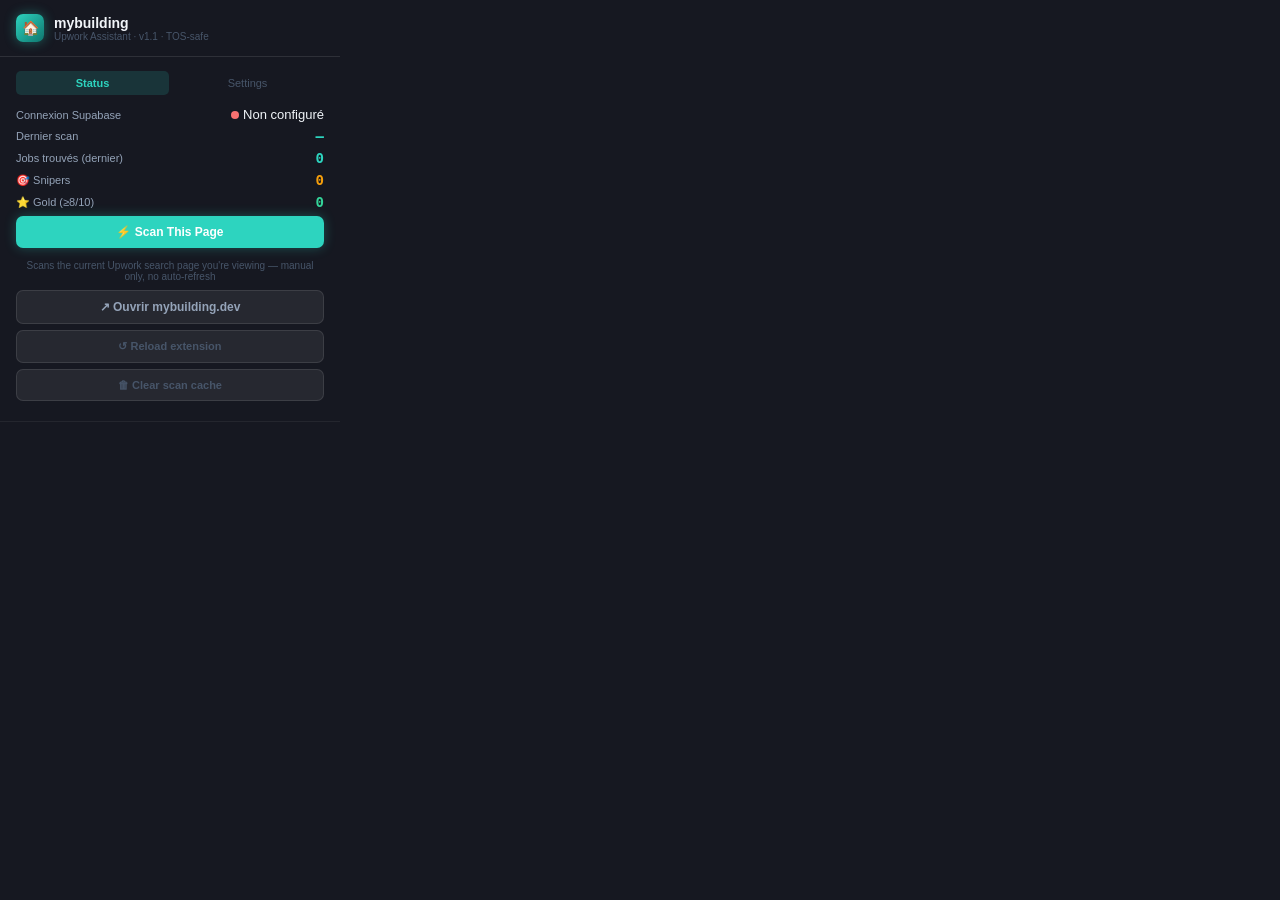
<file: extension/popup.html>
<!DOCTYPE html>
<html lang="fr">
<head>
<meta charset="UTF-8">
<style>
* { margin: 0; padding: 0; box-sizing: border-box; }
body { width: 340px; background: #161821; color: #f1f5f9; font-family: 'Segoe UI', Inter, sans-serif; font-size: 13px; }
.header { padding: 14px 16px; border-bottom: 1px solid rgba(255,255,255,0.1); display: flex; align-items: center; gap: 10px; }
.logo { width: 28px; height: 28px; background: linear-gradient(135deg, #2dd4bf, #0f766e); border-radius: 7px; display: flex; align-items: center; justify-content: center; font-size: 14px; box-shadow: 0 0 12px rgba(45,212,191,0.4); }
.title { font-size: 14px; font-weight: 600; }
.subtitle { font-size: 10px; color: #475569; }
.section { padding: 14px 16px; border-bottom: 1px solid rgba(255,255,255,0.06); }
.label { font-size: 10px; font-weight: 600; color: #475569; text-transform: uppercase; letter-spacing: 0.07em; margin-bottom: 8px; }
.stat-row { display: flex; justify-content: space-between; align-items: center; margin-bottom: 6px; }
.stat-val { font-size: 14px; font-weight: 700; color: #2dd4bf; font-family: 'DM Mono', monospace; }
.stat-label { font-size: 11px; color: #94a3b8; }
.status-dot { width: 8px; height: 8px; border-radius: 50%; display: inline-block; }
.dot-ok { background: #34d399; box-shadow: 0 0 6px #34d399; }
.dot-err { background: #f87171; }
.btn { width: 100%; padding: 9px; border-radius: 7px; font-size: 12px; font-weight: 600; cursor: pointer; border: none; font-family: inherit; transition: all 0.15s; margin-bottom: 6px; }
.btn-teal { background: #2dd4bf; color: white; box-shadow: 0 0 12px rgba(45,212,191,0.3); }
.btn-teal:hover { opacity: 0.9; }
.btn-glass { background: rgba(255,255,255,0.07); color: #94a3b8; border: 1px solid rgba(255,255,255,0.1); }
.btn-glass:hover { border-color: rgba(45,212,191,0.3); color: #f1f5f9; }
.input { width: 100%; padding: 7px 10px; background: rgba(255,255,255,0.04); border: 1px solid rgba(255,255,255,0.1); border-radius: 6px; color: #f1f5f9; font-size: 11px; font-family: inherit; outline: none; margin-bottom: 8px; }
.input:focus { border-color: #2dd4bf; }
.input::placeholder { color: #475569; }
.tabs { display: flex; gap: 2px; margin-bottom: 12px; }
.tab { flex: 1; padding: 6px; text-align: center; font-size: 11px; cursor: pointer; color: #475569; border-radius: 5px; transition: all 0.15s; }
.tab.active { background: rgba(45,212,191,0.15); color: #2dd4bf; font-weight: 600; }
.panel { display: none; }
.panel.active { display: block; }
.toast { position: fixed; bottom: 10px; left: 50%; transform: translateX(-50%) translateY(10px); background: rgba(52,211,153,0.15); color: #34d399; border: 1px solid rgba(52,211,153,0.3); padding: 6px 14px; border-radius: 6px; font-size: 11px; opacity: 0; transition: all 0.2s; }
.toast.show { opacity: 1; transform: translateX(-50%) translateY(0); }
</style>
</head>
<body>

<div class="header">
  <div class="logo">🏠</div>
  <div>
    <div class="title">mybuilding</div>
    <div class="subtitle">Upwork Assistant · v1.1 · TOS-safe</div>
  </div>
</div>

<div class="section">
  <div class="tabs">
    <div class="tab active" id="tab-btn-status">Status</div>
    <div class="tab" id="tab-btn-settings">Settings</div>
  </div>

  <!-- STATUS -->
  <div class="panel active" id="tab-status">
    <div class="stat-row">
      <span class="stat-label">Connexion Supabase</span>
      <span id="sb-status"><span class="status-dot dot-err"></span> Non configuré</span>
    </div>
    <div class="stat-row">
      <span class="stat-label">Dernier scan</span>
      <span class="stat-val" id="last-check">—</span>
    </div>
    <div class="stat-row">
      <span class="stat-label">Jobs trouvés (dernier)</span>
      <span class="stat-val" id="last-count">0</span>
    </div>
    <div class="stat-row">
      <span class="stat-label">🎯 Snipers</span>
      <span class="stat-val" id="last-snipers" style="color:#f59e0b">0</span>
    </div>
    <div class="stat-row">
      <span class="stat-label">⭐ Gold (≥8/10)</span>
      <span class="stat-val" id="last-golds" style="color:#34d399">0</span>
    </div>
    <button class="btn btn-teal" id="scanBtn">⚡ Scan This Page</button>
    <div id="scan-hint" style="font-size:10px;color:#475569;margin:6px 0 8px;text-align:center">Scans the current Upwork search page you're viewing — manual only, no auto-refresh</div>
    <button class="btn btn-glass" id="openBtn">↗ Ouvrir mybuilding.dev</button>
    <button class="btn btn-glass" id="reloadBtn" style="color:#475569;font-size:11px">↺ Reload extension</button>
    <button class="btn btn-glass" id="clearCacheBtn" style="color:#475569;font-size:11px">🗑 Clear scan cache</button>
  </div>

  <!-- SETTINGS -->
  <div class="panel" id="tab-settings">
    <div class="label">Supabase</div>
    <input class="input" id="inp-url" placeholder="https://xxxxx.supabase.co">
    <input class="input" id="inp-key" placeholder="sb_publishable_xxxxx" type="password">
    <button class="btn btn-teal" id="saveBtn">Sauvegarder</button>
  </div>
</div>

<div class="toast" id="toast"></div>

<script src="popup.js"></script>
</body>
</html>
</file>
